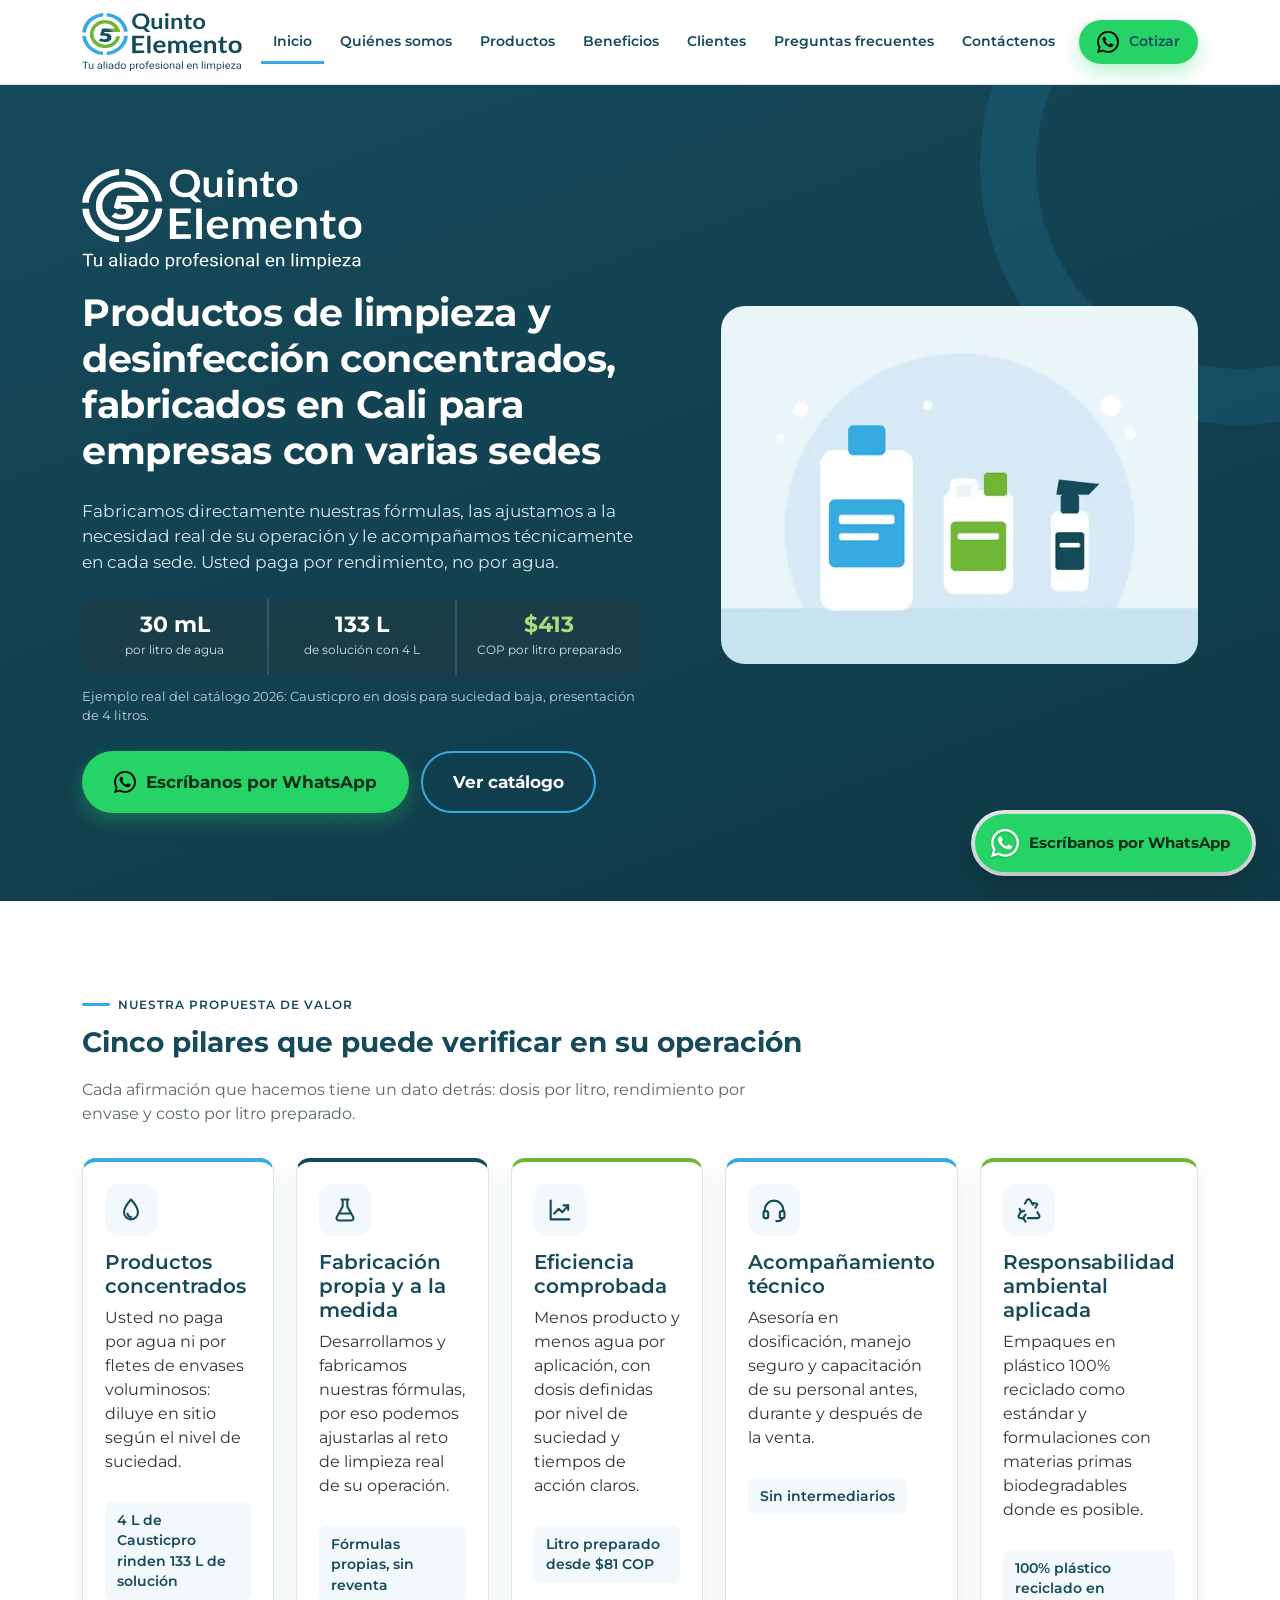
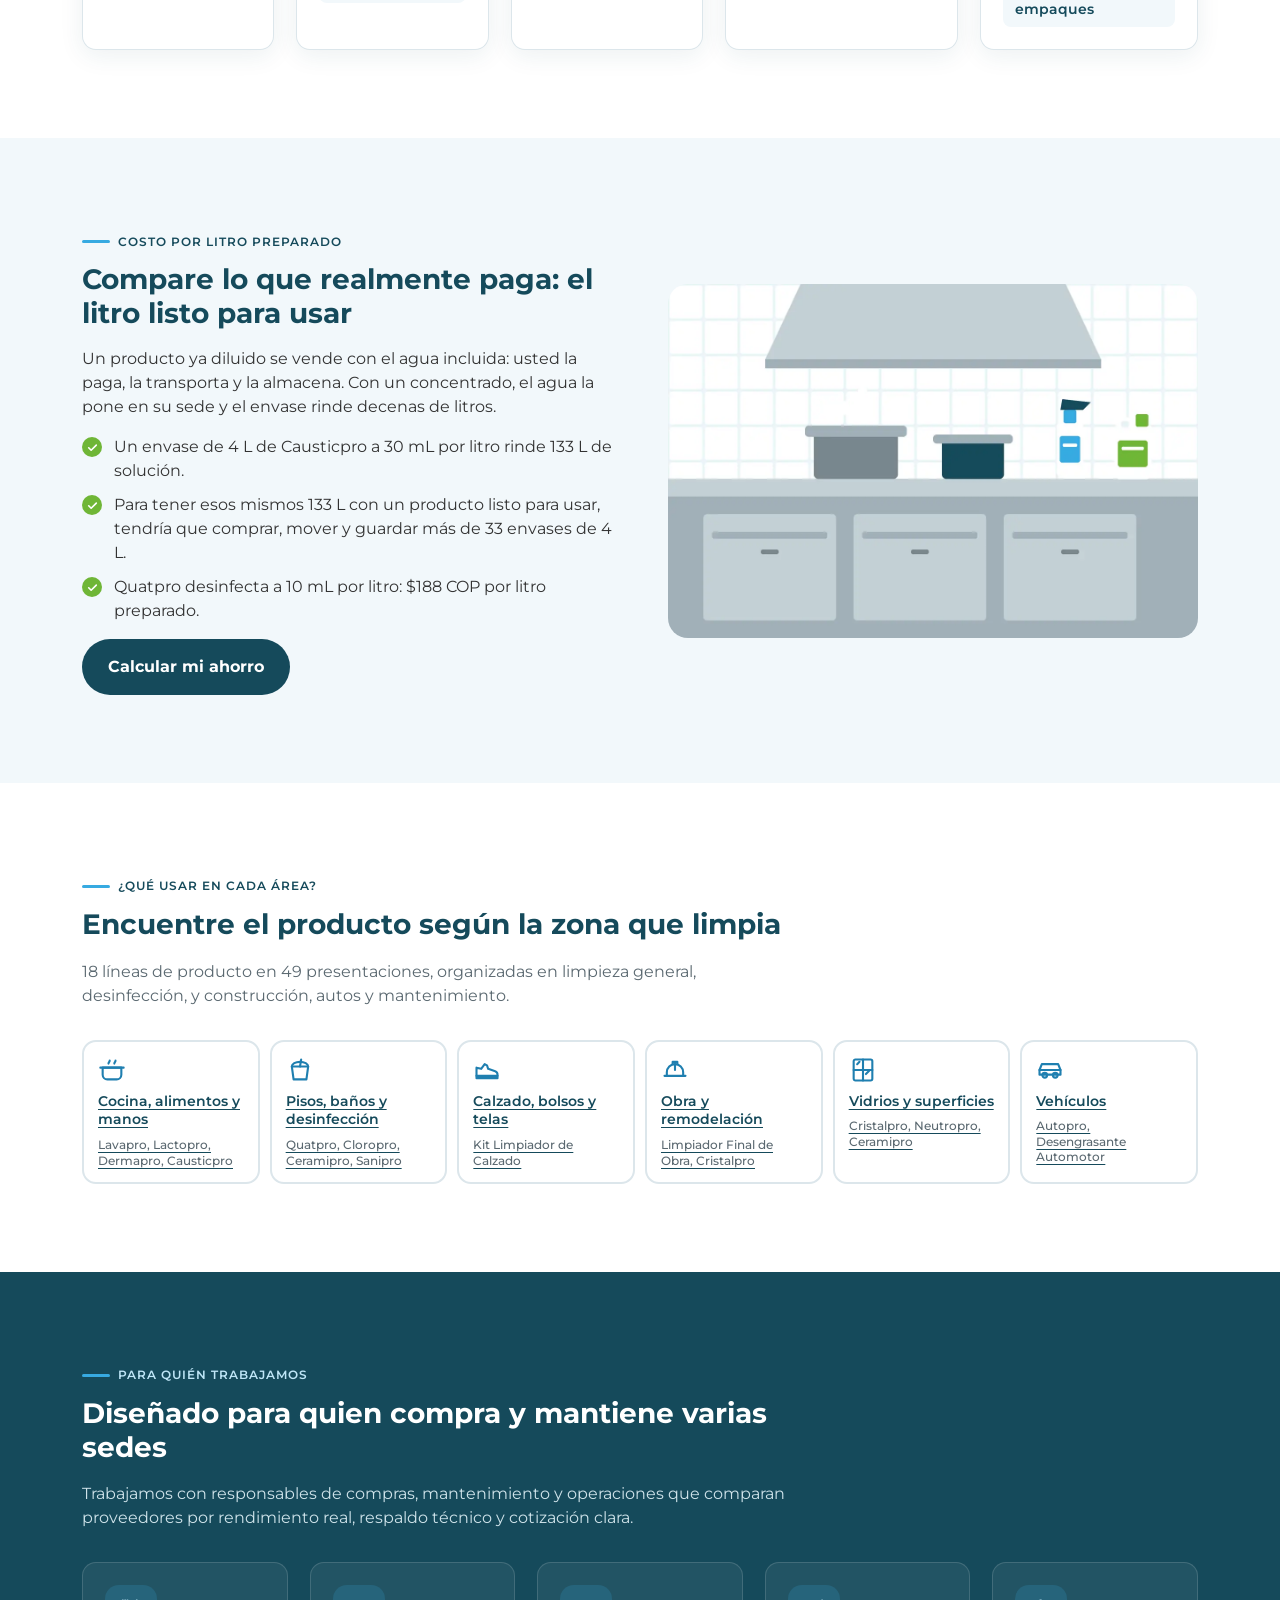
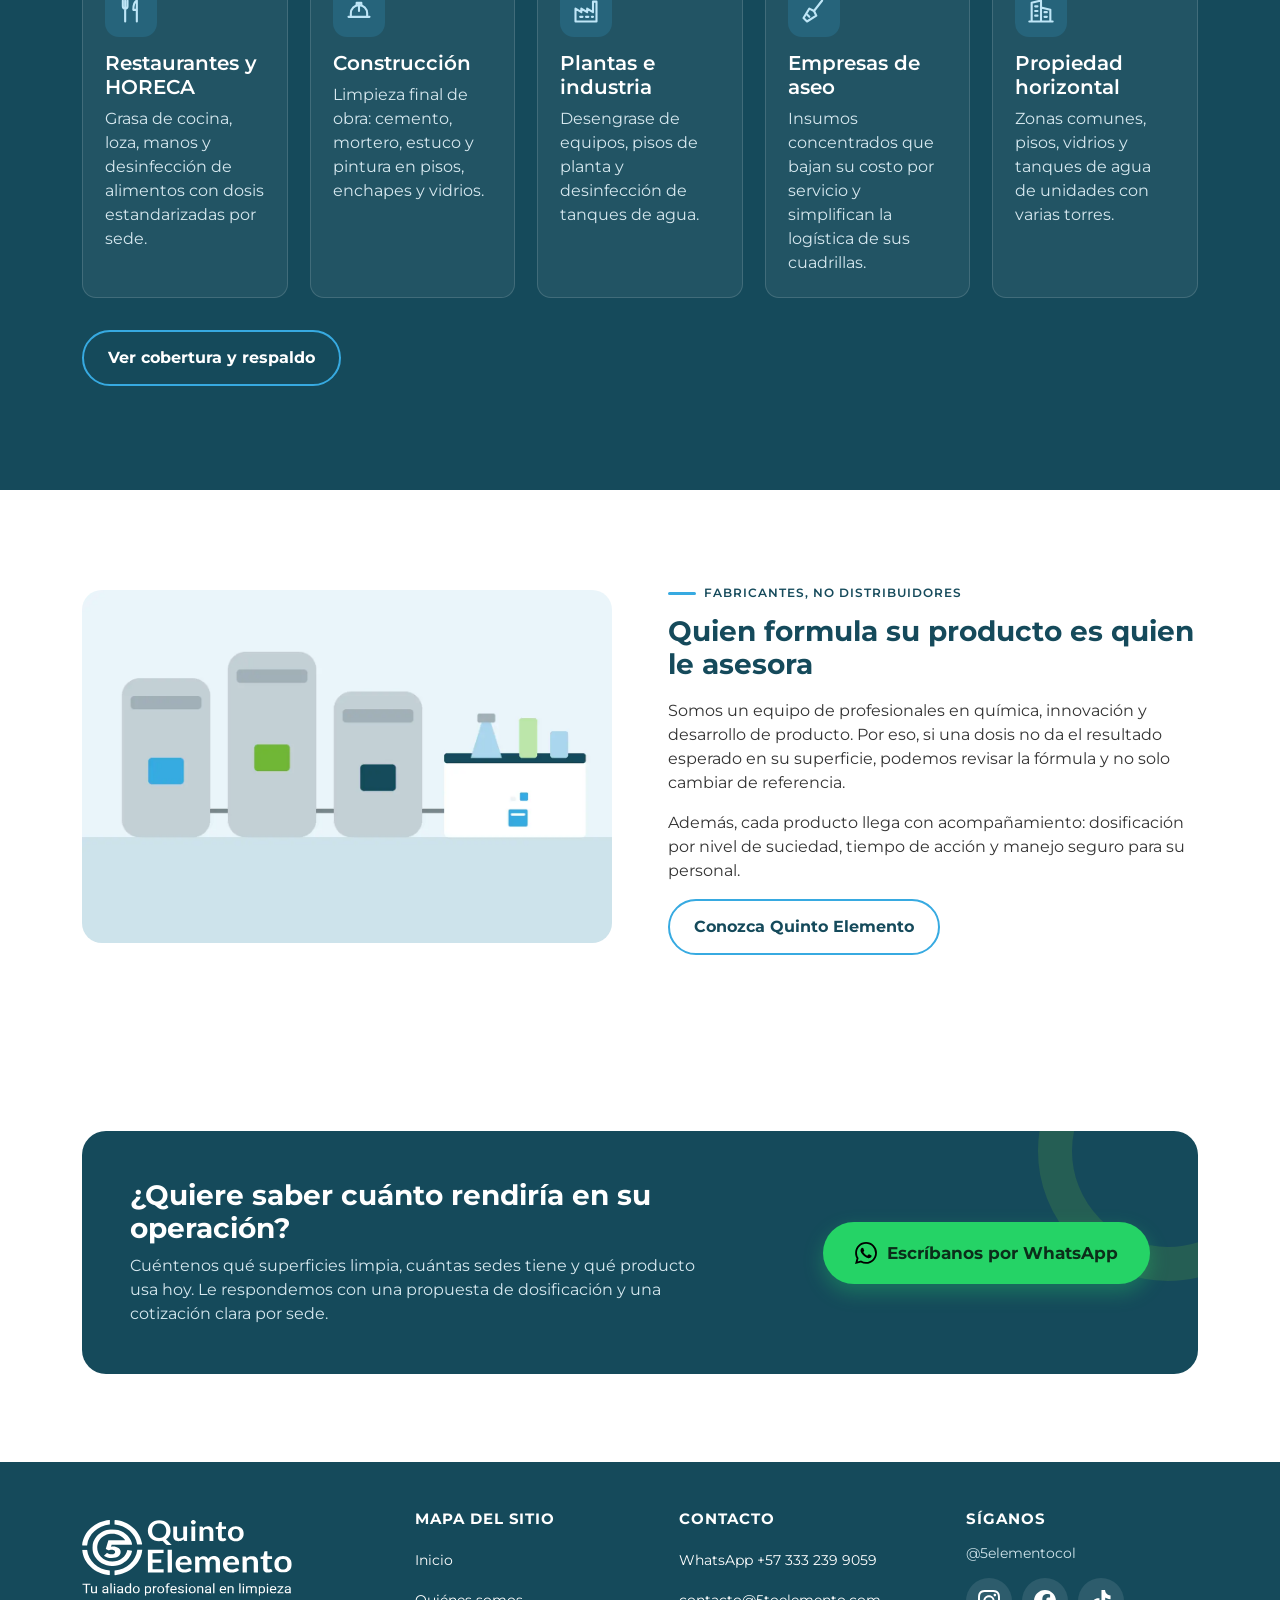
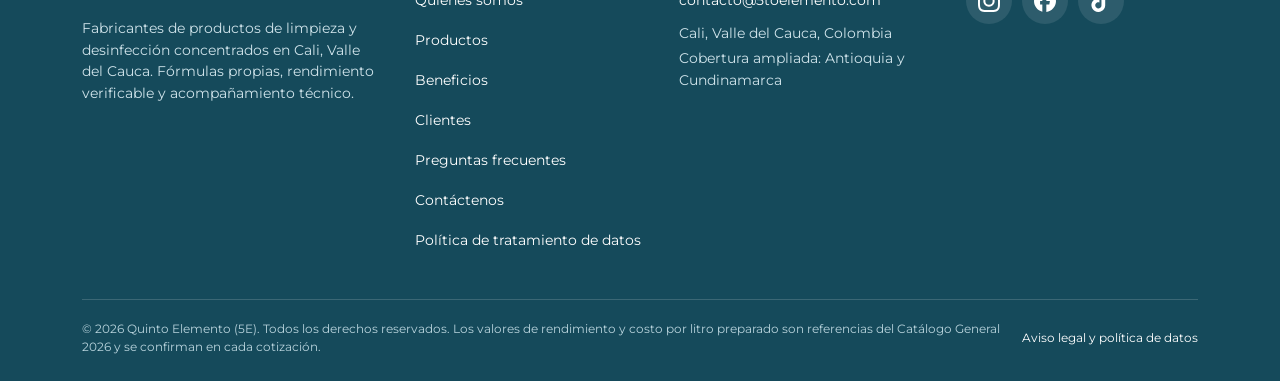
<file: index.html>
<!DOCTYPE html>
<html lang="es-CO">
<head>
<meta charset="utf-8">
<meta name="viewport" content="width=device-width, initial-scale=1">
<title>Quinto Elemento | Fabricante de productos de limpieza concentrados en Cali</title>
<meta name="description" content="Fabricante caleño de productos de limpieza y desinfección concentrados para empresas con varias sedes. Fórmulas a la medida, costo por litro preparado desde $81 y acompañamiento técnico.">
<link rel="canonical" href="https://www.5elementocol.com/">
<meta name="theme-color" content="#154A5B">
<meta property="og:type" content="website">
<meta property="og:locale" content="es_CO">
<meta property="og:site_name" content="Quinto Elemento">
<meta property="og:title" content="Quinto Elemento | Fabricante de productos de limpieza concentrados en Cali">
<meta property="og:description" content="Fabricante caleño de productos de limpieza y desinfección concentrados para empresas con varias sedes. Fórmulas a la medida, costo por litro preparado desde $81 y acompañamiento técnico.">
<meta property="og:url" content="https://www.5elementocol.com/">
<meta property="og:image" content="https://www.5elementocol.com/assets/img/fotos/hero-envases.webp">
<link rel="icon" href="favicon.ico" sizes="32x32">
<link rel="icon" href="favicon.svg" type="image/svg+xml">
<link rel="icon" type="image/png" sizes="16x16" href="favicon-16x16.png">
<link rel="icon" type="image/png" sizes="32x32" href="favicon-32x32.png">
<link rel="apple-touch-icon" sizes="180x180" href="apple-touch-icon.png">
<link rel="manifest" href="site.webmanifest">
<link rel="preload" href="assets/fonts/montserrat-latin.woff2" as="font" type="font/woff2" crossorigin>
<link rel="stylesheet" href="assets/css/styles.css">
<script type="application/ld+json">{"@context": "https://schema.org", "@type": "LocalBusiness", "name": "Quinto Elemento", "alternateName": "5E", "description": "Fabricante de productos de limpieza y desinfección concentrados en Cali, Valle del Cauca.", "url": "https://www.5elementocol.com", "logo": "https://www.5elementocol.com/assets/img/logo/logo-quinto-elemento-color.svg", "image": "https://www.5elementocol.com/assets/img/fotos/hero-envases.webp", "email": "contacto@5toelemento.com", "telephone": "+57 333 239 9059", "slogan": "Tu aliado profesional en limpieza", "address": {"@type": "PostalAddress", "addressLocality": "Cali", "addressRegion": "Valle del Cauca", "addressCountry": "CO"}, "areaServed": ["Valle del Cauca", "Antioquia", "Cundinamarca"], "sameAs": ["https://www.instagram.com/5elementocol/", "https://www.facebook.com/5elementocol", "https://www.tiktok.com/@5elementocol"]}</script>
</head>
<body>
<a class="skip-link" href="#contenido">Saltar al contenido</a>
<header class="site-header">
  <div class="container">
    <!-- Logotipo a color sobre fondo blanco. No deformar, rotar, recolorear ni agregar efectos. -->
    <a class="logo-link" href="index.html" aria-label="Quinto Elemento, ir al inicio">
      <img src="assets/img/logo/logo-quinto-elemento-color.svg" width="133" height="48" alt="Quinto Elemento. Tu aliado profesional en limpieza">
    </a>
    <button class="menu-toggle" type="button" aria-expanded="false" aria-controls="nav-principal">
      <span class="barras" aria-hidden="true"></span><span>Menú</span>
    </button>
    <nav id="nav-principal" class="nav-principal" aria-label="Navegación principal">
      <ul>
        <li><a href="index.html" aria-current="page">Inicio</a></li>
        <li><a href="quienes-somos.html">Quiénes somos</a></li>
        <li><a href="productos.html">Productos</a></li>
        <li><a href="beneficios.html">Beneficios</a></li>
        <li><a href="clientes.html">Clientes</a></li>
        <li><a href="preguntas-frecuentes.html">Preguntas frecuentes</a></li>
        <li><a href="contacto.html">Contáctenos</a></li>
        <li><a class="btn btn--whatsapp nav-cta" href="https://wa.me/573332399059" target="_blank" rel="noopener"><svg viewBox="0 0 24 24" aria-hidden="true" focusable="false"><path d="M17.472 14.382c-.297-.149-1.758-.867-2.03-.967-.273-.099-.471-.148-.67.15-.197.297-.767.966-.94 1.164-.173.199-.347.223-.644.075-.297-.15-1.255-.463-2.39-1.475-.883-.788-1.48-1.761-1.653-2.059-.173-.297-.018-.458.13-.606.134-.133.298-.347.446-.52.149-.174.198-.298.298-.497.099-.198.05-.371-.025-.52-.075-.149-.669-1.612-.916-2.207-.242-.579-.487-.5-.669-.51-.173-.008-.371-.01-.57-.01-.198 0-.52.074-.792.372-.272.297-1.04 1.016-1.04 2.479 0 1.462 1.065 2.875 1.213 3.074.149.198 2.096 3.2 5.077 4.487.709.306 1.262.489 1.694.625.712.227 1.36.195 1.871.118.571-.085 1.758-.719 2.006-1.413.248-.694.248-1.289.173-1.413-.074-.124-.272-.198-.57-.347m-5.421 7.403h-.004a9.87 9.87 0 01-5.031-1.378l-.361-.214-3.741.982.998-3.648-.235-.374a9.86 9.86 0 01-1.51-5.26c.001-5.45 4.436-9.884 9.888-9.884 2.64 0 5.122 1.03 6.988 2.898a9.825 9.825 0 012.893 6.994c-.003 5.45-4.437 9.884-9.885 9.884m8.413-18.297A11.815 11.815 0 0012.05 0C5.495 0 .16 5.335.157 11.892c0 2.096.547 4.142 1.588 5.945L.057 24l6.305-1.654a11.882 11.882 0 005.683 1.448h.005c6.554 0 11.89-5.335 11.893-11.893a11.821 11.821 0 00-3.48-8.413Z"/></svg><span>Cotizar</span></a></li>
      </ul>
    </nav>
  </div>
</header>

<main id="contenido">
<section class="hero">
  <div class="container">
    <div>
      <!-- Logotipo en versión negativa (blanca) sobre fondo azul oscuro -->
      <img class="hero-logo" src="assets/img/logo/logo-quinto-elemento-negativo.svg" width="280" height="101" alt="Quinto Elemento" fetchpriority="high">
      <h1>Productos de limpieza y desinfección concentrados, fabricados en Cali para empresas con varias sedes</h1>
      <p class="lead">Fabricamos directamente nuestras fórmulas, las ajustamos a la necesidad real de su operación y le acompañamos técnicamente en cada sede. Usted paga por rendimiento, no por agua.</p>
      <div class="dato-rendimiento" role="group" aria-label="Ejemplo de rendimiento con Causticpro">
        <div><strong>30 mL</strong><span>por litro de agua</span></div>
        <div><strong>133 L</strong><span>de solución con 4 L</span></div>
        <div class="verde"><strong>$413</strong><span>COP por litro preparado</span></div>
      </div>
      <p class="dato-pie">Ejemplo real del catálogo 2026: Causticpro en dosis para suciedad baja, presentación de 4 litros.</p>
      <div class="cta-grupo">
        <a class="btn btn--whatsapp btn--grande" href="https://wa.me/573332399059" target="_blank" rel="noopener"><svg viewBox="0 0 24 24" aria-hidden="true" focusable="false"><path d="M17.472 14.382c-.297-.149-1.758-.867-2.03-.967-.273-.099-.471-.148-.67.15-.197.297-.767.966-.94 1.164-.173.199-.347.223-.644.075-.297-.15-1.255-.463-2.39-1.475-.883-.788-1.48-1.761-1.653-2.059-.173-.297-.018-.458.13-.606.134-.133.298-.347.446-.52.149-.174.198-.298.298-.497.099-.198.05-.371-.025-.52-.075-.149-.669-1.612-.916-2.207-.242-.579-.487-.5-.669-.51-.173-.008-.371-.01-.57-.01-.198 0-.52.074-.792.372-.272.297-1.04 1.016-1.04 2.479 0 1.462 1.065 2.875 1.213 3.074.149.198 2.096 3.2 5.077 4.487.709.306 1.262.489 1.694.625.712.227 1.36.195 1.871.118.571-.085 1.758-.719 2.006-1.413.248-.694.248-1.289.173-1.413-.074-.124-.272-.198-.57-.347m-5.421 7.403h-.004a9.87 9.87 0 01-5.031-1.378l-.361-.214-3.741.982.998-3.648-.235-.374a9.86 9.86 0 01-1.51-5.26c.001-5.45 4.436-9.884 9.888-9.884 2.64 0 5.122 1.03 6.988 2.898a9.825 9.825 0 012.893 6.994c-.003 5.45-4.437 9.884-9.885 9.884m8.413-18.297A11.815 11.815 0 0012.05 0C5.495 0 .16 5.335.157 11.892c0 2.096.547 4.142 1.588 5.945L.057 24l6.305-1.654a11.882 11.882 0 005.683 1.448h.005c6.554 0 11.89-5.335 11.893-11.893a11.821 11.821 0 00-3.48-8.413Z"/></svg><span>Escríbanos por WhatsApp</span></a>
        <a class="btn btn--secundario btn--grande" href="productos.html">Ver catálogo</a>
      </div>
    </div>
    <div class="hero-figura">
      <!-- PLACEHOLDER: reemplazar por fotografía propia de producto (envases Quinto Elemento sobre fondo blanco o de color sólido corporativo). Mantener nombre de archivo o actualizar src/srcset. -->
      <img src="assets/img/fotos/hero-envases.webp" srcset="assets/img/fotos/hero-envases-640.webp 600w, assets/img/fotos/hero-envases.webp 1200w" sizes="(min-width: 900px) 45vw, 100vw" width="1200" height="900" alt="Envases de productos de limpieza concentrados en presentaciones de 4 y 20 litros" loading="eager" fetchpriority="high" decoding="async">
    </div>
  </div>
</section>

<section class="section">
  <div class="container">
    <div class="section-head">
      <span class="eyebrow">Nuestra propuesta de valor</span>
      <h2>Cinco pilares que puede verificar en su operación</h2>
      <p>Cada afirmación que hacemos tiene un dato detrás: dosis por litro, rendimiento por envase y costo por litro preparado.</p>
    </div>
    <div class="grid grid--5"><article class="card pilar"><div class="icono" aria-hidden="true"><svg viewBox="0 0 24 24"><path d="M12 3s-6 6.6-6 11a6 6 0 0 0 12 0c0-4.4-6-11-6-11z"/><path d="M9 15a3 3 0 0 0 3 3"/></svg></div><h3>Productos concentrados</h3><p>Usted no paga por agua ni por fletes de envases voluminosos: diluye en sitio según el nivel de suciedad.</p><span class="dato-card">4 L de Causticpro rinden 133 L de solución</span></article><article class="card pilar"><div class="icono" aria-hidden="true"><svg viewBox="0 0 24 24"><path d="M9 3h6M10 3v6l-5 9a2 2 0 0 0 1.7 3h10.6a2 2 0 0 0 1.7-3l-5-9V3"/><path d="M7.5 15h9"/></svg></div><h3>Fabricación propia y a la medida</h3><p>Desarrollamos y fabricamos nuestras fórmulas, por eso podemos ajustarlas al reto de limpieza real de su operación.</p><span class="dato-card">Fórmulas propias, sin reventa</span></article><article class="card pilar"><div class="icono" aria-hidden="true"><svg viewBox="0 0 24 24"><path d="M4 20V4M4 20h16"/><path d="M7 15l4-4 3 3 5-6"/><path d="M15 8h4v4"/></svg></div><h3>Eficiencia comprobada</h3><p>Menos producto y menos agua por aplicación, con dosis definidas por nivel de suciedad y tiempos de acción claros.</p><span class="dato-card">Litro preparado desde $81 COP</span></article><article class="card pilar"><div class="icono" aria-hidden="true"><svg viewBox="0 0 24 24"><path d="M4 13v-1a8 8 0 0 1 16 0v1"/><rect x="3" y="13" width="4" height="6" rx="1.5"/><rect x="17" y="13" width="4" height="6" rx="1.5"/><path d="M19 19c0 1.5-2 2.5-5 2.5"/></svg></div><h3>Acompañamiento técnico</h3><p>Asesoría en dosificación, manejo seguro y capacitación de su personal antes, durante y después de la venta.</p><span class="dato-card">Sin intermediarios</span></article><article class="card pilar"><div class="icono" aria-hidden="true"><svg viewBox="0 0 24 24"><path d="M7 19H4.5a1.5 1.5 0 0 1-1.3-2.2L5 13.6"/><path d="M11 19h8.5a1.5 1.5 0 0 0 1.3-2.2l-1.6-2.9"/><path d="M8.5 6.5l1.8-3a1.5 1.5 0 0 1 2.6 0l2.4 4"/><path d="M9 16l-2 3 2 3M17.5 10l1.7-3.1L15.8 6M4 11l1 2.6 3-.9"/></svg></div><h3>Responsabilidad ambiental aplicada</h3><p>Empaques en plástico 100% reciclado como estándar y formulaciones con materias primas biodegradables donde es posible.</p><span class="dato-card">100% plástico reciclado en empaques</span></article></div>
  </div>
</section>

<section class="section section--suave">
  <div class="container split">
    <div>
      <span class="eyebrow">Costo por litro preparado</span>
      <h2>Compare lo que realmente paga: el litro listo para usar</h2>
      <p>Un producto ya diluido se vende con el agua incluida: usted la paga, la transporta y la almacena. Con un concentrado, el agua la pone en su sede y el envase rinde decenas de litros.</p>
      <ul class="lista-check">
        <li>Un envase de 4 L de Causticpro a 30 mL por litro rinde 133 L de solución.</li>
        <li>Para tener esos mismos 133 L con un producto listo para usar, tendría que comprar, mover y guardar más de 33 envases de 4 L.</li>
        <li>Quatpro desinfecta a 10 mL por litro: $188 COP por litro preparado.</li>
      </ul>
      <a class="btn btn--primario" href="beneficios.html#calculadora">Calcular mi ahorro</a>
    </div>
    <div class="split-img">
      <!-- PLACEHOLDER: reemplazar por foto propia de aplicación en contexto real (cocina industrial de un cliente, sin personas identificables ni marcas de terceros). -->
      <img src="assets/img/fotos/escena-cocina-industrial.webp" srcset="assets/img/fotos/escena-cocina-industrial-640.webp 600w, assets/img/fotos/escena-cocina-industrial.webp 1200w" sizes="(min-width: 900px) 50vw, 100vw" width="1200" height="800" alt="Cocina industrial con superficies de acero inoxidable limpias" loading="lazy" decoding="async">
    </div>
  </div>
</section>

<section class="section">
  <div class="container">
    <div class="section-head">
      <span class="eyebrow">¿Qué usar en cada área?</span>
      <h2>Encuentre el producto según la zona que limpia</h2>
      <p>18 líneas de producto en 49 presentaciones, organizadas en limpieza general, desinfección, y construcción, autos y mantenimiento.</p>
    </div>
    <div class="areas">
      <a class="area-btn" href="productos.html?area=cocina"><svg viewBox="0 0 24 24" aria-hidden="true" focusable="false"><path d="M4 10h16v6a4 4 0 0 1-4 4H8a4 4 0 0 1-4-4z"/><path d="M2 10h20M9 6.5c0-1 1-1.5 1-2.5M14 6.5c0-1 1-1.5 1-2.5"/></svg><span>Cocina, alimentos y manos</span><small>Lavapro, Lactopro, Dermapro, Causticpro</small></a><a class="area-btn" href="productos.html?area=pisos"><svg viewBox="0 0 24 24" aria-hidden="true" focusable="false"><path d="M5 9h14l-1.5 11h-11z"/><path d="M5 9a7 4 0 0 1 14 0"/><path d="M13 3l-1 6"/></svg><span>Pisos, baños y desinfección</span><small>Quatpro, Cloropro, Ceramipro, Sanipro</small></a><a class="area-btn" href="productos.html?area=calzado"><svg viewBox="0 0 24 24" aria-hidden="true" focusable="false"><path d="M3 17v-7l4 1 3-4 2 1 1 3 6 2a3 3 0 0 1 2 3v1z"/><path d="M3 17v2h18v-2"/></svg><span>Calzado, bolsos y telas</span><small>Kit Limpiador de Calzado</small></a><a class="area-btn" href="productos.html?area=obra"><svg viewBox="0 0 24 24" aria-hidden="true" focusable="false"><path d="M3 17h18M5 17v-3a7 7 0 0 1 14 0v3"/><path d="M10 7V5h4v2M12 7v5"/></svg><span>Obra y remodelación</span><small>Limpiador Final de Obra, Cristalpro</small></a><a class="area-btn" href="productos.html?area=vidrios"><svg viewBox="0 0 24 24" aria-hidden="true" focusable="false"><rect x="4" y="3" width="16" height="18" rx="1.5"/><path d="M12 3v18M4 12h16"/><path d="M7 7l2-2M14.5 15.5l3-3"/></svg><span>Vidrios y superficies</span><small>Cristalpro, Neutropro, Ceramipro</small></a><a class="area-btn" href="productos.html?area=vehiculos"><svg viewBox="0 0 24 24" aria-hidden="true" focusable="false"><path d="M3 16v-4l2-5h14l2 5v4z"/><path d="M3 12h18"/><circle cx="7.5" cy="16.5" r="2"/><circle cx="16.5" cy="16.5" r="2"/></svg><span>Vehículos</span><small>Autopro, Desengrasante Automotor</small></a>
    </div>
  </div>
</section>

<section class="section section--oscura">
  <div class="container">
    <div class="section-head">
      <span class="eyebrow">Para quién trabajamos</span>
      <h2>Diseñado para quien compra y mantiene varias sedes</h2>
      <p>Trabajamos con responsables de compras, mantenimiento y operaciones que comparan proveedores por rendimiento real, respaldo técnico y cotización clara.</p>
    </div>
    <div class="grid grid--5">
      <article class="card"><div class="icono" aria-hidden="true"><svg viewBox="0 0 24 24"><path d="M7 3v8M5 3v5a2 2 0 0 0 4 0V3M7 11v10"/><path d="M17 21V3c-2 1-3 4-3 8h3"/></svg></div><h3>Restaurantes y HORECA</h3><p>Grasa de cocina, loza, manos y desinfección de alimentos con dosis estandarizadas por sede.</p></article>
      <article class="card"><div class="icono" aria-hidden="true"><svg viewBox="0 0 24 24"><path d="M3 17h18M5 17v-3a7 7 0 0 1 14 0v3"/><path d="M10 7V5h4v2M12 7v5"/></svg></div><h3>Construcción</h3><p>Limpieza final de obra: cemento, mortero, estuco y pintura en pisos, enchapes y vidrios.</p></article>
      <article class="card"><div class="icono" aria-hidden="true"><svg viewBox="0 0 24 24"><path d="M3 21V10l5 3V10l5 3V10l5 3V4h3v17z"/><path d="M7 17h2M12 17h2M17 17h1"/></svg></div><h3>Plantas e industria</h3><p>Desengrase de equipos, pisos de planta y desinfección de tanques de agua.</p></article>
      <article class="card"><div class="icono" aria-hidden="true"><svg viewBox="0 0 24 24"><path d="M19 3l-7 9"/><path d="M12 12l-4-2-5 8 3 3 8-5z"/><path d="M6 15l2 2"/></svg></div><h3>Empresas de aseo</h3><p>Insumos concentrados que bajan su costo por servicio y simplifican la logística de sus cuadrillas.</p></article>
      <article class="card"><div class="icono" aria-hidden="true"><svg viewBox="0 0 24 24"><path d="M4 21V5l8-2v18M12 21V9l8 2v10M2 21h20"/><path d="M7 8h2M7 12h2M7 16h2M15 13h2M15 17h2"/></svg></div><h3>Propiedad horizontal</h3><p>Zonas comunes, pisos, vidrios y tanques de agua de unidades con varias torres.</p></article>
    </div>
    <p class="mt-2"><a class="btn btn--secundario" href="clientes.html">Ver cobertura y respaldo</a></p>
  </div>
</section>

<section class="section">
  <div class="container split split--invertido">
    <div>
      <span class="eyebrow">Fabricantes, no distribuidores</span>
      <h2>Quien formula su producto es quien le asesora</h2>
      <p>Somos un equipo de profesionales en química, innovación y desarrollo de producto. Por eso, si una dosis no da el resultado esperado en su superficie, podemos revisar la fórmula y no solo cambiar de referencia.</p>
      <p>Además, cada producto llega con acompañamiento: dosificación por nivel de suciedad, tiempo de acción y manejo seguro para su personal.</p>
      <a class="btn btn--secundario" href="quienes-somos.html">Conozca Quinto Elemento</a>
    </div>
    <div class="split-img">
      <!-- PLACEHOLDER: reemplazar por foto propia del área de fabricación o laboratorio de Quinto Elemento (sin personas identificables). -->
      <img src="assets/img/fotos/escena-fabricacion.webp" srcset="assets/img/fotos/escena-fabricacion-640.webp 600w, assets/img/fotos/escena-fabricacion.webp 1200w" sizes="(min-width: 900px) 50vw, 100vw" width="1200" height="800" alt="Área de fabricación con tanques de mezcla y laboratorio de control" loading="lazy" decoding="async">
    </div>
  </div>
</section>

<section class="section">
  <div class="container">
    <div class="cta-banda">
      <div>
        <h2>¿Quiere saber cuánto rendiría en su operación?</h2>
        <p>Cuéntenos qué superficies limpia, cuántas sedes tiene y qué producto usa hoy. Le respondemos con una propuesta de dosificación y una cotización clara por sede.</p>
      </div>
      <div class="cta-grupo">
        <a class="btn btn--whatsapp btn--grande" href="https://wa.me/573332399059" target="_blank" rel="noopener"><svg viewBox="0 0 24 24" aria-hidden="true" focusable="false"><path d="M17.472 14.382c-.297-.149-1.758-.867-2.03-.967-.273-.099-.471-.148-.67.15-.197.297-.767.966-.94 1.164-.173.199-.347.223-.644.075-.297-.15-1.255-.463-2.39-1.475-.883-.788-1.48-1.761-1.653-2.059-.173-.297-.018-.458.13-.606.134-.133.298-.347.446-.52.149-.174.198-.298.298-.497.099-.198.05-.371-.025-.52-.075-.149-.669-1.612-.916-2.207-.242-.579-.487-.5-.669-.51-.173-.008-.371-.01-.57-.01-.198 0-.52.074-.792.372-.272.297-1.04 1.016-1.04 2.479 0 1.462 1.065 2.875 1.213 3.074.149.198 2.096 3.2 5.077 4.487.709.306 1.262.489 1.694.625.712.227 1.36.195 1.871.118.571-.085 1.758-.719 2.006-1.413.248-.694.248-1.289.173-1.413-.074-.124-.272-.198-.57-.347m-5.421 7.403h-.004a9.87 9.87 0 01-5.031-1.378l-.361-.214-3.741.982.998-3.648-.235-.374a9.86 9.86 0 01-1.51-5.26c.001-5.45 4.436-9.884 9.888-9.884 2.64 0 5.122 1.03 6.988 2.898a9.825 9.825 0 012.893 6.994c-.003 5.45-4.437 9.884-9.885 9.884m8.413-18.297A11.815 11.815 0 0012.05 0C5.495 0 .16 5.335.157 11.892c0 2.096.547 4.142 1.588 5.945L.057 24l6.305-1.654a11.882 11.882 0 005.683 1.448h.005c6.554 0 11.89-5.335 11.893-11.893a11.821 11.821 0 00-3.48-8.413Z"/></svg><span>Escríbanos por WhatsApp</span></a>
      </div>
    </div>
  </div>
</section>
</main>

<footer class="site-footer">
  <div class="container">
    <div class="footer-grid">
      <div>
        <!-- Logotipo en versión negativa (blanca) sobre azul oscuro corporativo -->
        <img class="footer-logo" src="assets/img/logo/logo-quinto-elemento-negativo.svg" width="210" height="76" alt="Quinto Elemento. Tu aliado profesional en limpieza" loading="lazy">
        <p>Fabricantes de productos de limpieza y desinfección concentrados en Cali, Valle del Cauca. Fórmulas propias, rendimiento verificable y acompañamiento técnico.</p>
      </div>
      <div>
        <h2>Mapa del sitio</h2>
        <ul>
          <li><a href="index.html">Inicio</a></li><li><a href="quienes-somos.html">Quiénes somos</a></li><li><a href="productos.html">Productos</a></li><li><a href="beneficios.html">Beneficios</a></li><li><a href="clientes.html">Clientes</a></li><li><a href="preguntas-frecuentes.html">Preguntas frecuentes</a></li><li><a href="contacto.html">Contáctenos</a></li>
          <li><a href="politica-de-datos.html">Política de tratamiento de datos</a></li>
        </ul>
      </div>
      <div>
        <h2>Contacto</h2>
        <ul>
          <li><a href="https://wa.me/573332399059" target="_blank" rel="noopener">WhatsApp +57 333 239 9059</a></li>
          <li><a href="mailto:contacto@5toelemento.com">contacto@5toelemento.com</a></li>
          <li>Cali, Valle del Cauca, Colombia</li>
          <li>Cobertura ampliada: Antioquia y Cundinamarca</li>
        </ul>
      </div>
      <div>
        <h2>Síganos</h2>
        <p class="mb-0">@5elementocol</p>
        <div class="footer-redes">
          <a href="https://www.instagram.com/5elementocol/" target="_blank" rel="noopener" aria-label="Instagram de Quinto Elemento (@5elementocol)"><svg viewBox="0 0 24 24" aria-hidden="true" focusable="false"><path d="M7.0301.084c-1.2768.0602-2.1487.264-2.911.5634-.7888.3075-1.4575.72-2.1228 1.3877-.6652.6677-1.075 1.3368-1.3802 2.127-.2954.7638-.4956 1.6365-.552 2.914-.0564 1.2775-.0689 1.6882-.0626 4.947.0062 3.2586.0206 3.6671.0825 4.9473.061 1.2765.264 2.1482.5635 2.9107.308.7889.72 1.4573 1.388 2.1228.6679.6655 1.3365 1.0743 2.1285 1.38.7632.295 1.6361.4961 2.9134.552 1.2773.056 1.6884.069 4.9462.0627 3.2578-.0062 3.668-.0207 4.9478-.0814 1.28-.0607 2.147-.2652 2.9098-.5633.7889-.3086 1.4578-.72 2.1228-1.3881.665-.6682 1.0745-1.3378 1.3795-2.1284.2957-.7632.4966-1.636.552-2.9124.056-1.2809.0692-1.6898.063-4.948-.0063-3.2583-.021-3.6668-.0817-4.9465-.0607-1.2797-.264-2.1487-.5633-2.9117-.3084-.7889-.72-1.4568-1.3876-2.1228C21.2982 1.33 20.628.9208 19.8378.6165 19.074.321 18.2017.1197 16.9244.0645 15.6471.0093 15.236-.005 11.977.0014 8.718.0076 8.31.0215 7.0301.0839m.1402 21.6932c-1.17-.0509-1.8053-.2453-2.2287-.408-.5606-.216-.96-.4771-1.3819-.895-.422-.4178-.6811-.8186-.9-1.378-.1644-.4234-.3624-1.058-.4171-2.228-.0595-1.2645-.072-1.6442-.079-4.848-.007-3.2037.0053-3.583.0607-4.848.05-1.169.2456-1.805.408-2.2282.216-.5613.4762-.96.895-1.3816.4188-.4217.8184-.6814 1.3783-.9003.423-.1651 1.0575-.3614 2.227-.4171 1.2655-.06 1.6447-.072 4.848-.079 3.2033-.007 3.5835.005 4.8495.0608 1.169.0508 1.8053.2445 2.228.408.5608.216.96.4754 1.3816.895.4217.4194.6816.8176.9005 1.3787.1653.4217.3617 1.056.4169 2.2263.0602 1.2655.0739 1.645.0796 4.848.0058 3.203-.0055 3.5834-.061 4.848-.051 1.17-.245 1.8055-.408 2.2294-.216.5604-.4763.96-.8954 1.3814-.419.4215-.8181.6811-1.3783.9-.4224.1649-1.0577.3617-2.2262.4174-1.2656.0595-1.6448.072-4.8493.079-3.2045.007-3.5825-.006-4.848-.0608M16.953 5.5864A1.44 1.44 0 1 0 18.39 4.144a1.44 1.44 0 0 0-1.437 1.4424M5.8385 12.012c.0067 3.4032 2.7706 6.1557 6.173 6.1493 3.4026-.0065 6.157-2.7701 6.1506-6.1733-.0065-3.4032-2.771-6.1565-6.174-6.1498-3.403.0067-6.156 2.771-6.1496 6.1738M8 12.0077a4 4 0 1 1 4.008 3.9921A3.9996 3.9996 0 0 1 8 12.0077"/></svg></a>
          <a href="https://www.facebook.com/5elementocol" target="_blank" rel="noopener" aria-label="Facebook de Quinto Elemento (5elementocol)"><svg viewBox="0 0 24 24" aria-hidden="true" focusable="false"><path d="M9.101 23.691v-7.98H6.627v-3.667h2.474v-1.58c0-4.085 1.848-5.978 5.858-5.978.401 0 .955.042 1.468.103a8.68 8.68 0 0 1 1.141.195v3.325a8.623 8.623 0 0 0-.653-.036 26.805 26.805 0 0 0-.733-.009c-.707 0-1.259.096-1.675.309a1.686 1.686 0 0 0-.679.622c-.258.42-.374.995-.374 1.752v1.297h3.919l-.386 2.103-.287 1.564h-3.246v8.245C19.396 23.238 24 18.179 24 12.044c0-6.627-5.373-12-12-12s-12 5.373-12 12c0 5.628 3.874 10.35 9.101 11.647Z"/></svg></a>
          <a href="https://www.tiktok.com/@5elementocol" target="_blank" rel="noopener" aria-label="TikTok de Quinto Elemento (@5elementocol)"><svg viewBox="0 0 24 24" aria-hidden="true" focusable="false"><path d="M12.525.02c1.31-.02 2.61-.01 3.91-.02.08 1.53.63 3.09 1.75 4.17 1.12 1.11 2.7 1.62 4.24 1.79v4.03c-1.44-.05-2.89-.35-4.2-.97-.57-.26-1.1-.59-1.62-.93-.01 2.92.01 5.84-.02 8.75-.08 1.4-.54 2.79-1.35 3.94-1.31 1.92-3.58 3.17-5.91 3.21-1.43.08-2.86-.31-4.08-1.03-2.02-1.19-3.44-3.37-3.65-5.71-.02-.5-.03-1-.01-1.49.18-1.9 1.12-3.72 2.58-4.96 1.66-1.44 3.98-2.13 6.15-1.72.02 1.48-.04 2.96-.04 4.44-.99-.32-2.15-.23-3.02.37-.63.41-1.11 1.04-1.36 1.75-.21.51-.15 1.07-.14 1.61.24 1.64 1.82 3.02 3.5 2.87 1.12-.01 2.19-.66 2.77-1.61.19-.33.4-.67.41-1.06.1-1.79.06-3.57.07-5.36.01-4.03-.01-8.05.02-12.07z"/></svg></a>
        </div>
      </div>
    </div>
    <div class="footer-legal">
      <p>© <span id="anio">2026</span> Quinto Elemento (5E). Todos los derechos reservados. Los valores de rendimiento y costo por litro preparado son referencias del Catálogo General 2026 y se confirman en cada cotización.</p>
      <p><a href="politica-de-datos.html">Aviso legal y política de datos</a></p>
    </div>
  </div>
</footer>

<!-- Botón flotante de WhatsApp: visible en TODAS las páginas (esquina inferior derecha) -->
<a class="wa-flotante" href="https://wa.me/573332399059" target="_blank" rel="noopener" aria-label="Escríbanos por WhatsApp"><svg viewBox="0 0 24 24" aria-hidden="true" focusable="false"><path d="M17.472 14.382c-.297-.149-1.758-.867-2.03-.967-.273-.099-.471-.148-.67.15-.197.297-.767.966-.94 1.164-.173.199-.347.223-.644.075-.297-.15-1.255-.463-2.39-1.475-.883-.788-1.48-1.761-1.653-2.059-.173-.297-.018-.458.13-.606.134-.133.298-.347.446-.52.149-.174.198-.298.298-.497.099-.198.05-.371-.025-.52-.075-.149-.669-1.612-.916-2.207-.242-.579-.487-.5-.669-.51-.173-.008-.371-.01-.57-.01-.198 0-.52.074-.792.372-.272.297-1.04 1.016-1.04 2.479 0 1.462 1.065 2.875 1.213 3.074.149.198 2.096 3.2 5.077 4.487.709.306 1.262.489 1.694.625.712.227 1.36.195 1.871.118.571-.085 1.758-.719 2.006-1.413.248-.694.248-1.289.173-1.413-.074-.124-.272-.198-.57-.347m-5.421 7.403h-.004a9.87 9.87 0 01-5.031-1.378l-.361-.214-3.741.982.998-3.648-.235-.374a9.86 9.86 0 01-1.51-5.26c.001-5.45 4.436-9.884 9.888-9.884 2.64 0 5.122 1.03 6.988 2.898a9.825 9.825 0 012.893 6.994c-.003 5.45-4.437 9.884-9.885 9.884m8.413-18.297A11.815 11.815 0 0012.05 0C5.495 0 .16 5.335.157 11.892c0 2.096.547 4.142 1.588 5.945L.057 24l6.305-1.654a11.882 11.882 0 005.683 1.448h.005c6.554 0 11.89-5.335 11.893-11.893a11.821 11.821 0 00-3.48-8.413Z"/></svg><span class="wa-texto">Escríbanos por WhatsApp</span></a>

<script src="assets/js/main.js" defer></script>
</body>
</html>
</file>
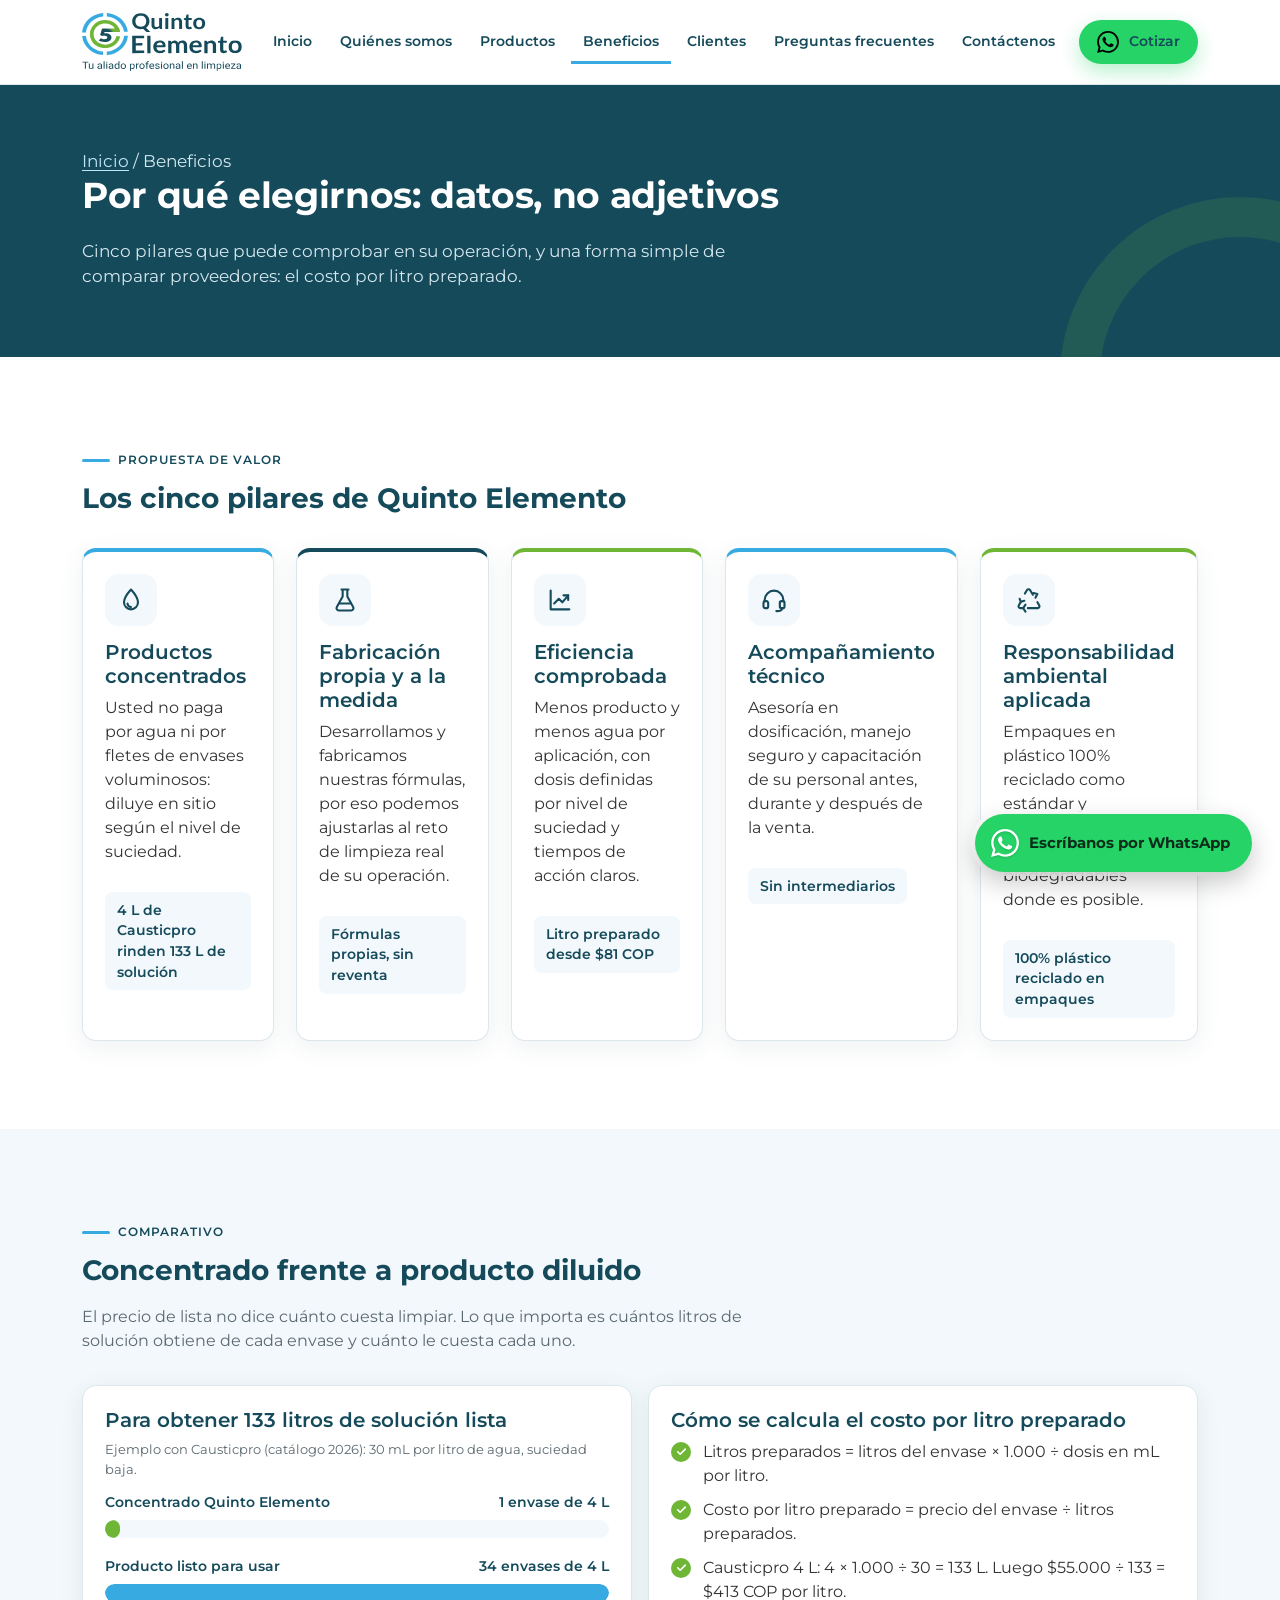
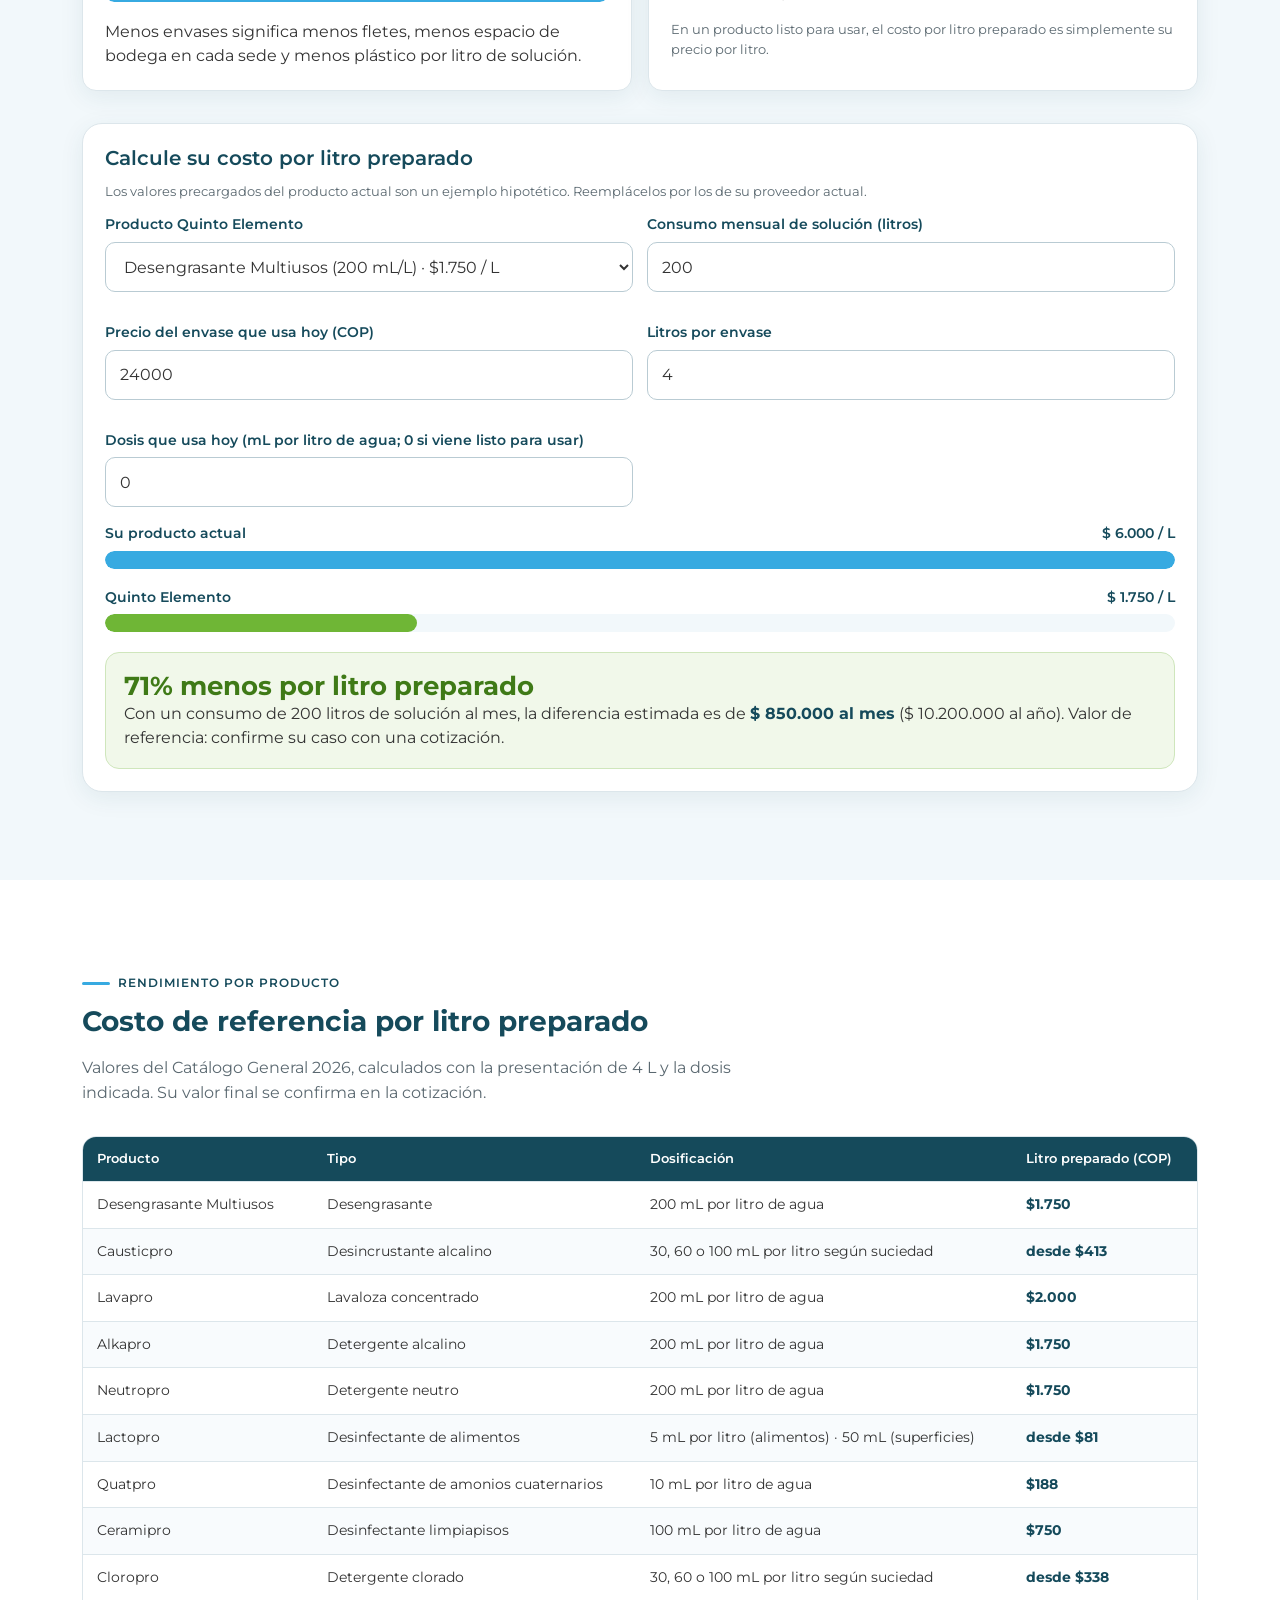
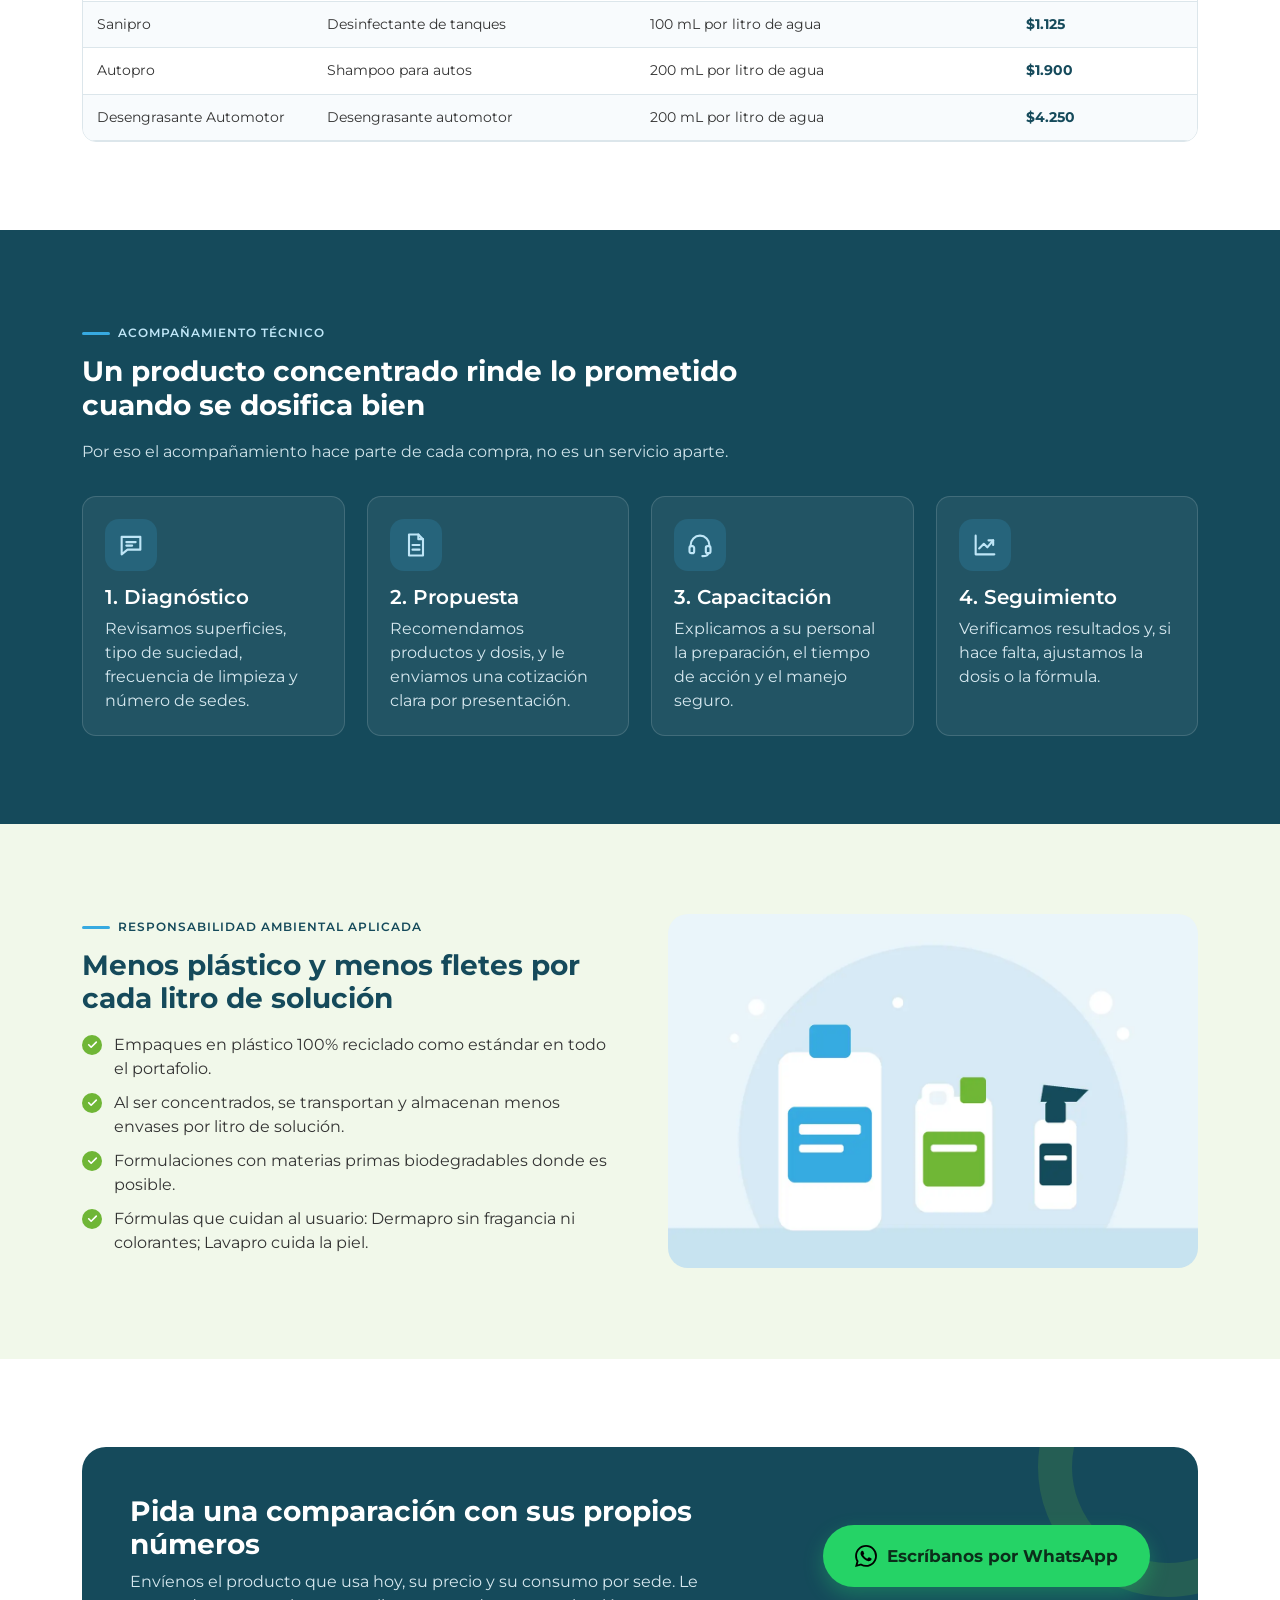
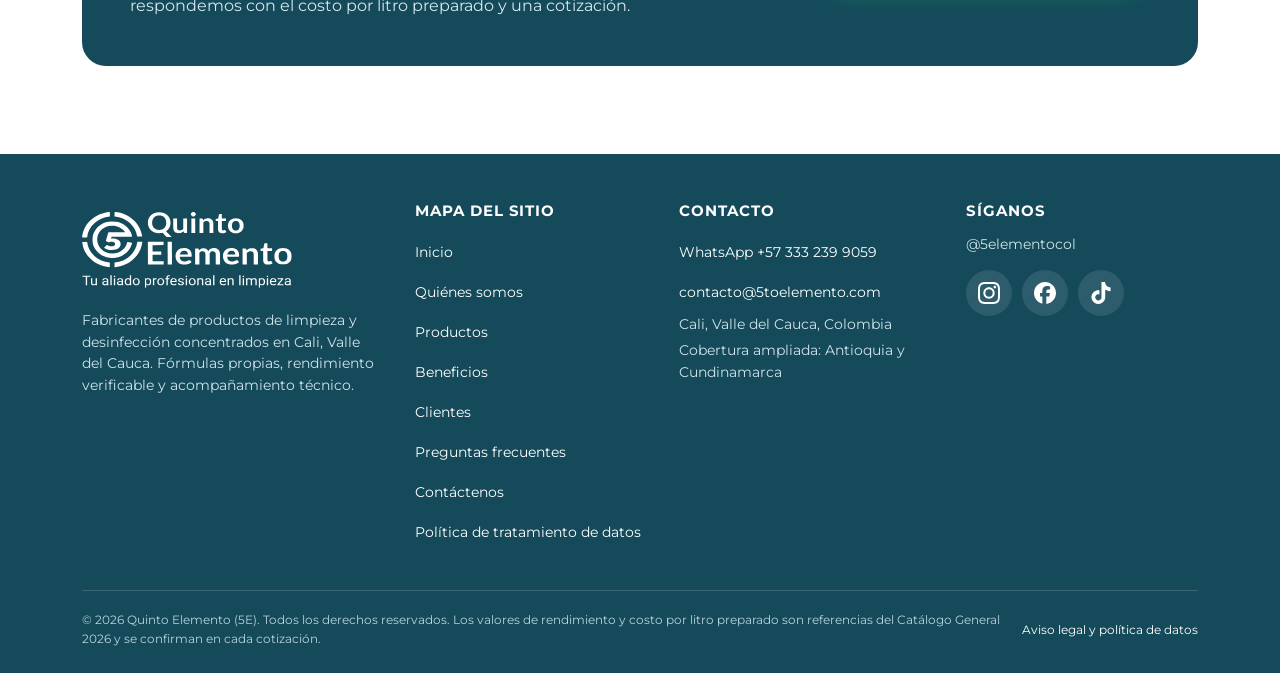
<file: beneficios.html>
<!DOCTYPE html>
<html lang="es-CO">
<head>
<meta charset="utf-8">
<meta name="viewport" content="width=device-width, initial-scale=1">
<title>Beneficios | Ahorro real con productos de limpieza concentrados | Quinto Elemento</title>
<meta name="description" content="Compare el costo por litro preparado: productos de limpieza concentrados fabricados en Cali desde $81 COP por litro listo. Calculadora de ahorro, rendimiento por producto y acompañamiento técnico.">
<link rel="canonical" href="https://www.5elementocol.com/beneficios">
<meta name="theme-color" content="#154A5B">
<meta property="og:type" content="website">
<meta property="og:locale" content="es_CO">
<meta property="og:site_name" content="Quinto Elemento">
<meta property="og:title" content="Beneficios | Ahorro real con productos de limpieza concentrados | Quinto Elemento">
<meta property="og:description" content="Compare el costo por litro preparado: productos de limpieza concentrados fabricados en Cali desde $81 COP por litro listo. Calculadora de ahorro, rendimiento por producto y acompañamiento técnico.">
<meta property="og:url" content="https://www.5elementocol.com/beneficios">
<meta property="og:image" content="https://www.5elementocol.com/assets/img/fotos/hero-envases.webp">
<link rel="icon" href="favicon.ico" sizes="32x32">
<link rel="icon" href="favicon.svg" type="image/svg+xml">
<link rel="icon" type="image/png" sizes="16x16" href="favicon-16x16.png">
<link rel="icon" type="image/png" sizes="32x32" href="favicon-32x32.png">
<link rel="apple-touch-icon" sizes="180x180" href="apple-touch-icon.png">
<link rel="manifest" href="site.webmanifest">
<link rel="preload" href="assets/fonts/montserrat-latin.woff2" as="font" type="font/woff2" crossorigin>
<link rel="stylesheet" href="assets/css/styles.css">
</head>
<body>
<a class="skip-link" href="#contenido">Saltar al contenido</a>
<header class="site-header">
  <div class="container">
    <!-- Logotipo a color sobre fondo blanco. No deformar, rotar, recolorear ni agregar efectos. -->
    <a class="logo-link" href="index.html" aria-label="Quinto Elemento, ir al inicio">
      <img src="assets/img/logo/logo-quinto-elemento-color.svg" width="133" height="48" alt="Quinto Elemento. Tu aliado profesional en limpieza">
    </a>
    <button class="menu-toggle" type="button" aria-expanded="false" aria-controls="nav-principal">
      <span class="barras" aria-hidden="true"></span><span>Menú</span>
    </button>
    <nav id="nav-principal" class="nav-principal" aria-label="Navegación principal">
      <ul>
        <li><a href="index.html">Inicio</a></li>
        <li><a href="quienes-somos.html">Quiénes somos</a></li>
        <li><a href="productos.html">Productos</a></li>
        <li><a href="beneficios.html" aria-current="page">Beneficios</a></li>
        <li><a href="clientes.html">Clientes</a></li>
        <li><a href="preguntas-frecuentes.html">Preguntas frecuentes</a></li>
        <li><a href="contacto.html">Contáctenos</a></li>
        <li><a class="btn btn--whatsapp nav-cta" href="https://wa.me/573332399059" target="_blank" rel="noopener"><svg viewBox="0 0 24 24" aria-hidden="true" focusable="false"><path d="M17.472 14.382c-.297-.149-1.758-.867-2.03-.967-.273-.099-.471-.148-.67.15-.197.297-.767.966-.94 1.164-.173.199-.347.223-.644.075-.297-.15-1.255-.463-2.39-1.475-.883-.788-1.48-1.761-1.653-2.059-.173-.297-.018-.458.13-.606.134-.133.298-.347.446-.52.149-.174.198-.298.298-.497.099-.198.05-.371-.025-.52-.075-.149-.669-1.612-.916-2.207-.242-.579-.487-.5-.669-.51-.173-.008-.371-.01-.57-.01-.198 0-.52.074-.792.372-.272.297-1.04 1.016-1.04 2.479 0 1.462 1.065 2.875 1.213 3.074.149.198 2.096 3.2 5.077 4.487.709.306 1.262.489 1.694.625.712.227 1.36.195 1.871.118.571-.085 1.758-.719 2.006-1.413.248-.694.248-1.289.173-1.413-.074-.124-.272-.198-.57-.347m-5.421 7.403h-.004a9.87 9.87 0 01-5.031-1.378l-.361-.214-3.741.982.998-3.648-.235-.374a9.86 9.86 0 01-1.51-5.26c.001-5.45 4.436-9.884 9.888-9.884 2.64 0 5.122 1.03 6.988 2.898a9.825 9.825 0 012.893 6.994c-.003 5.45-4.437 9.884-9.885 9.884m8.413-18.297A11.815 11.815 0 0012.05 0C5.495 0 .16 5.335.157 11.892c0 2.096.547 4.142 1.588 5.945L.057 24l6.305-1.654a11.882 11.882 0 005.683 1.448h.005c6.554 0 11.89-5.335 11.893-11.893a11.821 11.821 0 00-3.48-8.413Z"/></svg><span>Cotizar</span></a></li>
      </ul>
    </nav>
  </div>
</header>

<main id="contenido">
<section class="page-hero">
  <div class="container">
    <p class="migas"><a href="index.html">Inicio</a> / Beneficios</p>
    <h1>Por qué elegirnos: datos, no adjetivos</h1>
    <p>Cinco pilares que puede comprobar en su operación, y una forma simple de comparar proveedores: el costo por litro preparado.</p>
  </div>
</section>

<section class="section">
  <div class="container">
    <div class="section-head">
      <span class="eyebrow">Propuesta de valor</span>
      <h2>Los cinco pilares de Quinto Elemento</h2>
    </div>
    <div class="grid grid--5"><article class="card pilar"><div class="icono" aria-hidden="true"><svg viewBox="0 0 24 24"><path d="M12 3s-6 6.6-6 11a6 6 0 0 0 12 0c0-4.4-6-11-6-11z"/><path d="M9 15a3 3 0 0 0 3 3"/></svg></div><h3>Productos concentrados</h3><p>Usted no paga por agua ni por fletes de envases voluminosos: diluye en sitio según el nivel de suciedad.</p><span class="dato-card">4 L de Causticpro rinden 133 L de solución</span></article><article class="card pilar"><div class="icono" aria-hidden="true"><svg viewBox="0 0 24 24"><path d="M9 3h6M10 3v6l-5 9a2 2 0 0 0 1.7 3h10.6a2 2 0 0 0 1.7-3l-5-9V3"/><path d="M7.5 15h9"/></svg></div><h3>Fabricación propia y a la medida</h3><p>Desarrollamos y fabricamos nuestras fórmulas, por eso podemos ajustarlas al reto de limpieza real de su operación.</p><span class="dato-card">Fórmulas propias, sin reventa</span></article><article class="card pilar"><div class="icono" aria-hidden="true"><svg viewBox="0 0 24 24"><path d="M4 20V4M4 20h16"/><path d="M7 15l4-4 3 3 5-6"/><path d="M15 8h4v4"/></svg></div><h3>Eficiencia comprobada</h3><p>Menos producto y menos agua por aplicación, con dosis definidas por nivel de suciedad y tiempos de acción claros.</p><span class="dato-card">Litro preparado desde $81 COP</span></article><article class="card pilar"><div class="icono" aria-hidden="true"><svg viewBox="0 0 24 24"><path d="M4 13v-1a8 8 0 0 1 16 0v1"/><rect x="3" y="13" width="4" height="6" rx="1.5"/><rect x="17" y="13" width="4" height="6" rx="1.5"/><path d="M19 19c0 1.5-2 2.5-5 2.5"/></svg></div><h3>Acompañamiento técnico</h3><p>Asesoría en dosificación, manejo seguro y capacitación de su personal antes, durante y después de la venta.</p><span class="dato-card">Sin intermediarios</span></article><article class="card pilar"><div class="icono" aria-hidden="true"><svg viewBox="0 0 24 24"><path d="M7 19H4.5a1.5 1.5 0 0 1-1.3-2.2L5 13.6"/><path d="M11 19h8.5a1.5 1.5 0 0 0 1.3-2.2l-1.6-2.9"/><path d="M8.5 6.5l1.8-3a1.5 1.5 0 0 1 2.6 0l2.4 4"/><path d="M9 16l-2 3 2 3M17.5 10l1.7-3.1L15.8 6M4 11l1 2.6 3-.9"/></svg></div><h3>Responsabilidad ambiental aplicada</h3><p>Empaques en plástico 100% reciclado como estándar y formulaciones con materias primas biodegradables donde es posible.</p><span class="dato-card">100% plástico reciclado en empaques</span></article></div>
  </div>
</section>

<section class="section section--suave" id="comparativo">
  <div class="container">
    <div class="section-head">
      <span class="eyebrow">Comparativo</span>
      <h2>Concentrado frente a producto diluido</h2>
      <p>El precio de lista no dice cuánto cuesta limpiar. Lo que importa es cuántos litros de solución obtiene de cada envase y cuánto le cuesta cada uno.</p>
    </div>
    <div class="comparativo">
      <div class="card">
        <h3>Para obtener 133 litros de solución lista</h3>
        <p class="nota">Ejemplo con Causticpro (catálogo 2026): 30 mL por litro de agua, suciedad baja.</p>
        <div class="barra-comp barra-comp--5e"><div class="etq"><span>Concentrado Quinto Elemento</span><span>1 envase de 4 L</span></div><div class="pista"><div class="relleno" style="width:3%"></div></div></div>
        <div class="barra-comp"><div class="etq"><span>Producto listo para usar</span><span>34 envases de 4 L</span></div><div class="pista"><div class="relleno" style="width:100%"></div></div></div>
        <p class="mb-0">Menos envases significa menos fletes, menos espacio de bodega en cada sede y menos plástico por litro de solución.</p>
      </div>
      <div class="card">
        <h3>Cómo se calcula el costo por litro preparado</h3>
        <ol class="lista-check" style="list-style:none">
          <li>Litros preparados = litros del envase × 1.000 ÷ dosis en mL por litro.</li>
          <li>Costo por litro preparado = precio del envase ÷ litros preparados.</li>
          <li>Causticpro 4 L: 4 × 1.000 ÷ 30 = 133 L. Luego $55.000 ÷ 133 = $413 COP por litro.</li>
        </ol>
        <p class="nota mb-0">En un producto listo para usar, el costo por litro preparado es simplemente su precio por litro.</p>
      </div>
    </div>

    <div class="calc mt-2" id="calculadora">
      <h3>Calcule su costo por litro preparado</h3>
      <p class="nota">Los valores precargados del producto actual son un ejemplo hipotético. Reemplácelos por los de su proveedor actual.</p>
      <div class="calc-grid">
        <div class="campo"><label for="calc-producto">Producto Quinto Elemento</label><select id="calc-producto"><option value="0" data-costo="1750">Desengrasante Multiusos (200 mL/L) · $1.750 / L</option><option value="1" data-costo="413">Causticpro. suciedad baja (30 mL/L) · $413 / L</option><option value="2" data-costo="1750">Alkapro (200 mL/L) · $1.750 / L</option><option value="3" data-costo="1750">Neutropro (200 mL/L) · $1.750 / L</option><option value="4" data-costo="2000">Lavapro (200 mL/L) · $2.000 / L</option><option value="5" data-costo="338">Cloropro. suciedad baja (30 mL/L) · $338 / L</option><option value="6" data-costo="750">Ceramipro (100 mL/L) · $750 / L</option><option value="7" data-costo="188">Quatpro (10 mL/L) · $188 / L</option><option value="8" data-costo="1125">Sanipro (100 mL/L) · $1.125 / L</option><option value="9" data-costo="81">Lactopro. alimentos (5 mL/L) · $81 / L</option><option value="10" data-costo="1900">Autopro (200 mL/L) · $1.900 / L</option><option value="11" data-costo="4250">Desengrasante Automotor (200 mL/L) · $4.250 / L</option></select></div>
        <div class="campo"><label for="calc-consumo">Consumo mensual de solución (litros)</label><input id="calc-consumo" type="number" inputmode="decimal" min="0" value="200"></div>
        <div class="campo"><label for="calc-precio">Precio del envase que usa hoy (COP)</label><input id="calc-precio" type="number" inputmode="decimal" min="0" value="24000"></div>
        <div class="campo"><label for="calc-litros">Litros por envase</label><input id="calc-litros" type="number" inputmode="decimal" min="0" step="0.1" value="4"></div>
        <div class="campo"><label for="calc-dosis">Dosis que usa hoy (mL por litro de agua; 0 si viene listo para usar)</label><input id="calc-dosis" type="number" inputmode="decimal" min="0" value="0"></div>
      </div>
      <div class="barra-comp"><div class="etq"><span>Su producto actual</span><span id="valor-actual">-</span></div><div class="pista"><div class="relleno" id="barra-actual" style="width:100%"></div></div></div>
      <div class="barra-comp barra-comp--5e"><div class="etq"><span>Quinto Elemento</span><span id="valor-5e">-</span></div><div class="pista"><div class="relleno" id="barra-5e" style="width:30%"></div></div></div>
      <div class="resultado-calc" id="calc-resultado" aria-live="polite">Ingrese los datos de su producto actual.</div>
    </div>
  </div>
</section>

<section class="section">
  <div class="container">
    <div class="section-head">
      <span class="eyebrow">Rendimiento por producto</span>
      <h2>Costo de referencia por litro preparado</h2>
      <p>Valores del Catálogo General 2026, calculados con la presentación de 4 L y la dosis indicada. Su valor final se confirma en la cotización.</p>
    </div>
    <div class="tabla-wrap">
      <table>
        <caption class="visually-hidden">Dosificación y costo por litro preparado por producto</caption>
        <thead><tr><th scope="col">Producto</th><th scope="col">Tipo</th><th scope="col">Dosificación</th><th scope="col">Litro preparado (COP)</th></tr></thead>
        <tbody><tr><td>Desengrasante Multiusos</td><td>Desengrasante</td><td>200 mL por litro de agua</td><td class="num">$1.750</td></tr><tr><td>Causticpro</td><td>Desincrustante alcalino</td><td>30, 60 o 100 mL por litro según suciedad</td><td class="num">desde $413</td></tr><tr><td>Lavapro</td><td>Lavaloza concentrado</td><td>200 mL por litro de agua</td><td class="num">$2.000</td></tr><tr><td>Alkapro</td><td>Detergente alcalino</td><td>200 mL por litro de agua</td><td class="num">$1.750</td></tr><tr><td>Neutropro</td><td>Detergente neutro</td><td>200 mL por litro de agua</td><td class="num">$1.750</td></tr><tr><td>Lactopro</td><td>Desinfectante de alimentos</td><td>5 mL por litro (alimentos) · 50 mL (superficies)</td><td class="num">desde $81</td></tr><tr><td>Quatpro</td><td>Desinfectante de amonios cuaternarios</td><td>10 mL por litro de agua</td><td class="num">$188</td></tr><tr><td>Ceramipro</td><td>Desinfectante limpiapisos</td><td>100 mL por litro de agua</td><td class="num">$750</td></tr><tr><td>Cloropro</td><td>Detergente clorado</td><td>30, 60 o 100 mL por litro según suciedad</td><td class="num">desde $338</td></tr><tr><td>Sanipro</td><td>Desinfectante de tanques</td><td>100 mL por litro de agua</td><td class="num">$1.125</td></tr><tr><td>Autopro</td><td>Shampoo para autos</td><td>200 mL por litro de agua</td><td class="num">$1.900</td></tr><tr><td>Desengrasante Automotor</td><td>Desengrasante automotor</td><td>200 mL por litro de agua</td><td class="num">$4.250</td></tr></tbody>
      </table>
    </div>
  </div>
</section>

<section class="section section--oscura">
  <div class="container">
    <div class="section-head">
      <span class="eyebrow">Acompañamiento técnico</span>
      <h2>Un producto concentrado rinde lo prometido cuando se dosifica bien</h2>
      <p>Por eso el acompañamiento hace parte de cada compra, no es un servicio aparte.</p>
    </div>
    <div class="grid grid--4">
      <article class="card"><div class="icono" aria-hidden="true"><svg viewBox="0 0 24 24"><path d="M4 5h16v11H9l-5 4z"/><path d="M8 9.5h8M8 12.5h5"/></svg></div><h3>1. Diagnóstico</h3><p>Revisamos superficies, tipo de suciedad, frecuencia de limpieza y número de sedes.</p></article>
      <article class="card"><div class="icono" aria-hidden="true"><svg viewBox="0 0 24 24"><path d="M6 3h8l4 4v14H6z"/><path d="M14 3v4h4M9 12h6M9 16h6"/></svg></div><h3>2. Propuesta</h3><p>Recomendamos productos y dosis, y le enviamos una cotización clara por presentación.</p></article>
      <article class="card"><div class="icono" aria-hidden="true"><svg viewBox="0 0 24 24"><path d="M4 13v-1a8 8 0 0 1 16 0v1"/><rect x="3" y="13" width="4" height="6" rx="1.5"/><rect x="17" y="13" width="4" height="6" rx="1.5"/><path d="M19 19c0 1.5-2 2.5-5 2.5"/></svg></div><h3>3. Capacitación</h3><p>Explicamos a su personal la preparación, el tiempo de acción y el manejo seguro.</p></article>
      <article class="card"><div class="icono" aria-hidden="true"><svg viewBox="0 0 24 24"><path d="M4 20V4M4 20h16"/><path d="M7 15l4-4 3 3 5-6"/><path d="M15 8h4v4"/></svg></div><h3>4. Seguimiento</h3><p>Verificamos resultados y, si hace falta, ajustamos la dosis o la fórmula.</p></article>
    </div>
  </div>
</section>

<section class="section section--verde">
  <div class="container split">
    <div>
      <span class="eyebrow">Responsabilidad ambiental aplicada</span>
      <h2>Menos plástico y menos fletes por cada litro de solución</h2>
      <ul class="lista-check">
        <li>Empaques en plástico 100% reciclado como estándar en todo el portafolio.</li>
        <li>Al ser concentrados, se transportan y almacenan menos envases por litro de solución.</li>
        <li>Formulaciones con materias primas biodegradables donde es posible.</li>
        <li>Fórmulas que cuidan al usuario: Dermapro sin fragancia ni colorantes; Lavapro cuida la piel.</li>
      </ul>
    </div>
    <div class="split-img">
      <!-- PLACEHOLDER: reemplazar por foto propia de envases Quinto Elemento (plástico reciclado) sobre fondo sólido corporativo. -->
      <img src="assets/img/fotos/hero-envases.webp" srcset="assets/img/fotos/hero-envases-640.webp 600w, assets/img/fotos/hero-envases.webp 1200w" sizes="(min-width: 900px) 50vw, 100vw" width="1200" height="900" alt="Envases de plástico reciclado de productos concentrados" loading="lazy" decoding="async">
    </div>
  </div>
</section>

<section class="section">
  <div class="container">
    <div class="cta-banda">
      <div>
        <h2>Pida una comparación con sus propios números</h2>
        <p>Envíenos el producto que usa hoy, su precio y su consumo por sede. Le respondemos con el costo por litro preparado y una cotización.</p>
      </div>
      <div class="cta-grupo">
        <a class="btn btn--whatsapp btn--grande" href="https://wa.me/573332399059" target="_blank" rel="noopener"><svg viewBox="0 0 24 24" aria-hidden="true" focusable="false"><path d="M17.472 14.382c-.297-.149-1.758-.867-2.03-.967-.273-.099-.471-.148-.67.15-.197.297-.767.966-.94 1.164-.173.199-.347.223-.644.075-.297-.15-1.255-.463-2.39-1.475-.883-.788-1.48-1.761-1.653-2.059-.173-.297-.018-.458.13-.606.134-.133.298-.347.446-.52.149-.174.198-.298.298-.497.099-.198.05-.371-.025-.52-.075-.149-.669-1.612-.916-2.207-.242-.579-.487-.5-.669-.51-.173-.008-.371-.01-.57-.01-.198 0-.52.074-.792.372-.272.297-1.04 1.016-1.04 2.479 0 1.462 1.065 2.875 1.213 3.074.149.198 2.096 3.2 5.077 4.487.709.306 1.262.489 1.694.625.712.227 1.36.195 1.871.118.571-.085 1.758-.719 2.006-1.413.248-.694.248-1.289.173-1.413-.074-.124-.272-.198-.57-.347m-5.421 7.403h-.004a9.87 9.87 0 01-5.031-1.378l-.361-.214-3.741.982.998-3.648-.235-.374a9.86 9.86 0 01-1.51-5.26c.001-5.45 4.436-9.884 9.888-9.884 2.64 0 5.122 1.03 6.988 2.898a9.825 9.825 0 012.893 6.994c-.003 5.45-4.437 9.884-9.885 9.884m8.413-18.297A11.815 11.815 0 0012.05 0C5.495 0 .16 5.335.157 11.892c0 2.096.547 4.142 1.588 5.945L.057 24l6.305-1.654a11.882 11.882 0 005.683 1.448h.005c6.554 0 11.89-5.335 11.893-11.893a11.821 11.821 0 00-3.48-8.413Z"/></svg><span>Escríbanos por WhatsApp</span></a>
      </div>
    </div>
  </div>
</section>
</main>

<footer class="site-footer">
  <div class="container">
    <div class="footer-grid">
      <div>
        <!-- Logotipo en versión negativa (blanca) sobre azul oscuro corporativo -->
        <img class="footer-logo" src="assets/img/logo/logo-quinto-elemento-negativo.svg" width="210" height="76" alt="Quinto Elemento. Tu aliado profesional en limpieza" loading="lazy">
        <p>Fabricantes de productos de limpieza y desinfección concentrados en Cali, Valle del Cauca. Fórmulas propias, rendimiento verificable y acompañamiento técnico.</p>
      </div>
      <div>
        <h2>Mapa del sitio</h2>
        <ul>
          <li><a href="index.html">Inicio</a></li><li><a href="quienes-somos.html">Quiénes somos</a></li><li><a href="productos.html">Productos</a></li><li><a href="beneficios.html">Beneficios</a></li><li><a href="clientes.html">Clientes</a></li><li><a href="preguntas-frecuentes.html">Preguntas frecuentes</a></li><li><a href="contacto.html">Contáctenos</a></li>
          <li><a href="politica-de-datos.html">Política de tratamiento de datos</a></li>
        </ul>
      </div>
      <div>
        <h2>Contacto</h2>
        <ul>
          <li><a href="https://wa.me/573332399059" target="_blank" rel="noopener">WhatsApp +57 333 239 9059</a></li>
          <li><a href="mailto:contacto@5toelemento.com">contacto@5toelemento.com</a></li>
          <li>Cali, Valle del Cauca, Colombia</li>
          <li>Cobertura ampliada: Antioquia y Cundinamarca</li>
        </ul>
      </div>
      <div>
        <h2>Síganos</h2>
        <p class="mb-0">@5elementocol</p>
        <div class="footer-redes">
          <a href="https://www.instagram.com/5elementocol/" target="_blank" rel="noopener" aria-label="Instagram de Quinto Elemento (@5elementocol)"><svg viewBox="0 0 24 24" aria-hidden="true" focusable="false"><path d="M7.0301.084c-1.2768.0602-2.1487.264-2.911.5634-.7888.3075-1.4575.72-2.1228 1.3877-.6652.6677-1.075 1.3368-1.3802 2.127-.2954.7638-.4956 1.6365-.552 2.914-.0564 1.2775-.0689 1.6882-.0626 4.947.0062 3.2586.0206 3.6671.0825 4.9473.061 1.2765.264 2.1482.5635 2.9107.308.7889.72 1.4573 1.388 2.1228.6679.6655 1.3365 1.0743 2.1285 1.38.7632.295 1.6361.4961 2.9134.552 1.2773.056 1.6884.069 4.9462.0627 3.2578-.0062 3.668-.0207 4.9478-.0814 1.28-.0607 2.147-.2652 2.9098-.5633.7889-.3086 1.4578-.72 2.1228-1.3881.665-.6682 1.0745-1.3378 1.3795-2.1284.2957-.7632.4966-1.636.552-2.9124.056-1.2809.0692-1.6898.063-4.948-.0063-3.2583-.021-3.6668-.0817-4.9465-.0607-1.2797-.264-2.1487-.5633-2.9117-.3084-.7889-.72-1.4568-1.3876-2.1228C21.2982 1.33 20.628.9208 19.8378.6165 19.074.321 18.2017.1197 16.9244.0645 15.6471.0093 15.236-.005 11.977.0014 8.718.0076 8.31.0215 7.0301.0839m.1402 21.6932c-1.17-.0509-1.8053-.2453-2.2287-.408-.5606-.216-.96-.4771-1.3819-.895-.422-.4178-.6811-.8186-.9-1.378-.1644-.4234-.3624-1.058-.4171-2.228-.0595-1.2645-.072-1.6442-.079-4.848-.007-3.2037.0053-3.583.0607-4.848.05-1.169.2456-1.805.408-2.2282.216-.5613.4762-.96.895-1.3816.4188-.4217.8184-.6814 1.3783-.9003.423-.1651 1.0575-.3614 2.227-.4171 1.2655-.06 1.6447-.072 4.848-.079 3.2033-.007 3.5835.005 4.8495.0608 1.169.0508 1.8053.2445 2.228.408.5608.216.96.4754 1.3816.895.4217.4194.6816.8176.9005 1.3787.1653.4217.3617 1.056.4169 2.2263.0602 1.2655.0739 1.645.0796 4.848.0058 3.203-.0055 3.5834-.061 4.848-.051 1.17-.245 1.8055-.408 2.2294-.216.5604-.4763.96-.8954 1.3814-.419.4215-.8181.6811-1.3783.9-.4224.1649-1.0577.3617-2.2262.4174-1.2656.0595-1.6448.072-4.8493.079-3.2045.007-3.5825-.006-4.848-.0608M16.953 5.5864A1.44 1.44 0 1 0 18.39 4.144a1.44 1.44 0 0 0-1.437 1.4424M5.8385 12.012c.0067 3.4032 2.7706 6.1557 6.173 6.1493 3.4026-.0065 6.157-2.7701 6.1506-6.1733-.0065-3.4032-2.771-6.1565-6.174-6.1498-3.403.0067-6.156 2.771-6.1496 6.1738M8 12.0077a4 4 0 1 1 4.008 3.9921A3.9996 3.9996 0 0 1 8 12.0077"/></svg></a>
          <a href="https://www.facebook.com/5elementocol" target="_blank" rel="noopener" aria-label="Facebook de Quinto Elemento (5elementocol)"><svg viewBox="0 0 24 24" aria-hidden="true" focusable="false"><path d="M9.101 23.691v-7.98H6.627v-3.667h2.474v-1.58c0-4.085 1.848-5.978 5.858-5.978.401 0 .955.042 1.468.103a8.68 8.68 0 0 1 1.141.195v3.325a8.623 8.623 0 0 0-.653-.036 26.805 26.805 0 0 0-.733-.009c-.707 0-1.259.096-1.675.309a1.686 1.686 0 0 0-.679.622c-.258.42-.374.995-.374 1.752v1.297h3.919l-.386 2.103-.287 1.564h-3.246v8.245C19.396 23.238 24 18.179 24 12.044c0-6.627-5.373-12-12-12s-12 5.373-12 12c0 5.628 3.874 10.35 9.101 11.647Z"/></svg></a>
          <a href="https://www.tiktok.com/@5elementocol" target="_blank" rel="noopener" aria-label="TikTok de Quinto Elemento (@5elementocol)"><svg viewBox="0 0 24 24" aria-hidden="true" focusable="false"><path d="M12.525.02c1.31-.02 2.61-.01 3.91-.02.08 1.53.63 3.09 1.75 4.17 1.12 1.11 2.7 1.62 4.24 1.79v4.03c-1.44-.05-2.89-.35-4.2-.97-.57-.26-1.1-.59-1.62-.93-.01 2.92.01 5.84-.02 8.75-.08 1.4-.54 2.79-1.35 3.94-1.31 1.92-3.58 3.17-5.91 3.21-1.43.08-2.86-.31-4.08-1.03-2.02-1.19-3.44-3.37-3.65-5.71-.02-.5-.03-1-.01-1.49.18-1.9 1.12-3.72 2.58-4.96 1.66-1.44 3.98-2.13 6.15-1.72.02 1.48-.04 2.96-.04 4.44-.99-.32-2.15-.23-3.02.37-.63.41-1.11 1.04-1.36 1.75-.21.51-.15 1.07-.14 1.61.24 1.64 1.82 3.02 3.5 2.87 1.12-.01 2.19-.66 2.77-1.61.19-.33.4-.67.41-1.06.1-1.79.06-3.57.07-5.36.01-4.03-.01-8.05.02-12.07z"/></svg></a>
        </div>
      </div>
    </div>
    <div class="footer-legal">
      <p>© <span id="anio">2026</span> Quinto Elemento (5E). Todos los derechos reservados. Los valores de rendimiento y costo por litro preparado son referencias del Catálogo General 2026 y se confirman en cada cotización.</p>
      <p><a href="politica-de-datos.html">Aviso legal y política de datos</a></p>
    </div>
  </div>
</footer>

<!-- Botón flotante de WhatsApp: visible en TODAS las páginas (esquina inferior derecha) -->
<a class="wa-flotante" href="https://wa.me/573332399059" target="_blank" rel="noopener" aria-label="Escríbanos por WhatsApp"><svg viewBox="0 0 24 24" aria-hidden="true" focusable="false"><path d="M17.472 14.382c-.297-.149-1.758-.867-2.03-.967-.273-.099-.471-.148-.67.15-.197.297-.767.966-.94 1.164-.173.199-.347.223-.644.075-.297-.15-1.255-.463-2.39-1.475-.883-.788-1.48-1.761-1.653-2.059-.173-.297-.018-.458.13-.606.134-.133.298-.347.446-.52.149-.174.198-.298.298-.497.099-.198.05-.371-.025-.52-.075-.149-.669-1.612-.916-2.207-.242-.579-.487-.5-.669-.51-.173-.008-.371-.01-.57-.01-.198 0-.52.074-.792.372-.272.297-1.04 1.016-1.04 2.479 0 1.462 1.065 2.875 1.213 3.074.149.198 2.096 3.2 5.077 4.487.709.306 1.262.489 1.694.625.712.227 1.36.195 1.871.118.571-.085 1.758-.719 2.006-1.413.248-.694.248-1.289.173-1.413-.074-.124-.272-.198-.57-.347m-5.421 7.403h-.004a9.87 9.87 0 01-5.031-1.378l-.361-.214-3.741.982.998-3.648-.235-.374a9.86 9.86 0 01-1.51-5.26c.001-5.45 4.436-9.884 9.888-9.884 2.64 0 5.122 1.03 6.988 2.898a9.825 9.825 0 012.893 6.994c-.003 5.45-4.437 9.884-9.885 9.884m8.413-18.297A11.815 11.815 0 0012.05 0C5.495 0 .16 5.335.157 11.892c0 2.096.547 4.142 1.588 5.945L.057 24l6.305-1.654a11.882 11.882 0 005.683 1.448h.005c6.554 0 11.89-5.335 11.893-11.893a11.821 11.821 0 00-3.48-8.413Z"/></svg><span class="wa-texto">Escríbanos por WhatsApp</span></a>

<script src="assets/js/main.js" defer></script>
</body>
</html>
</file>
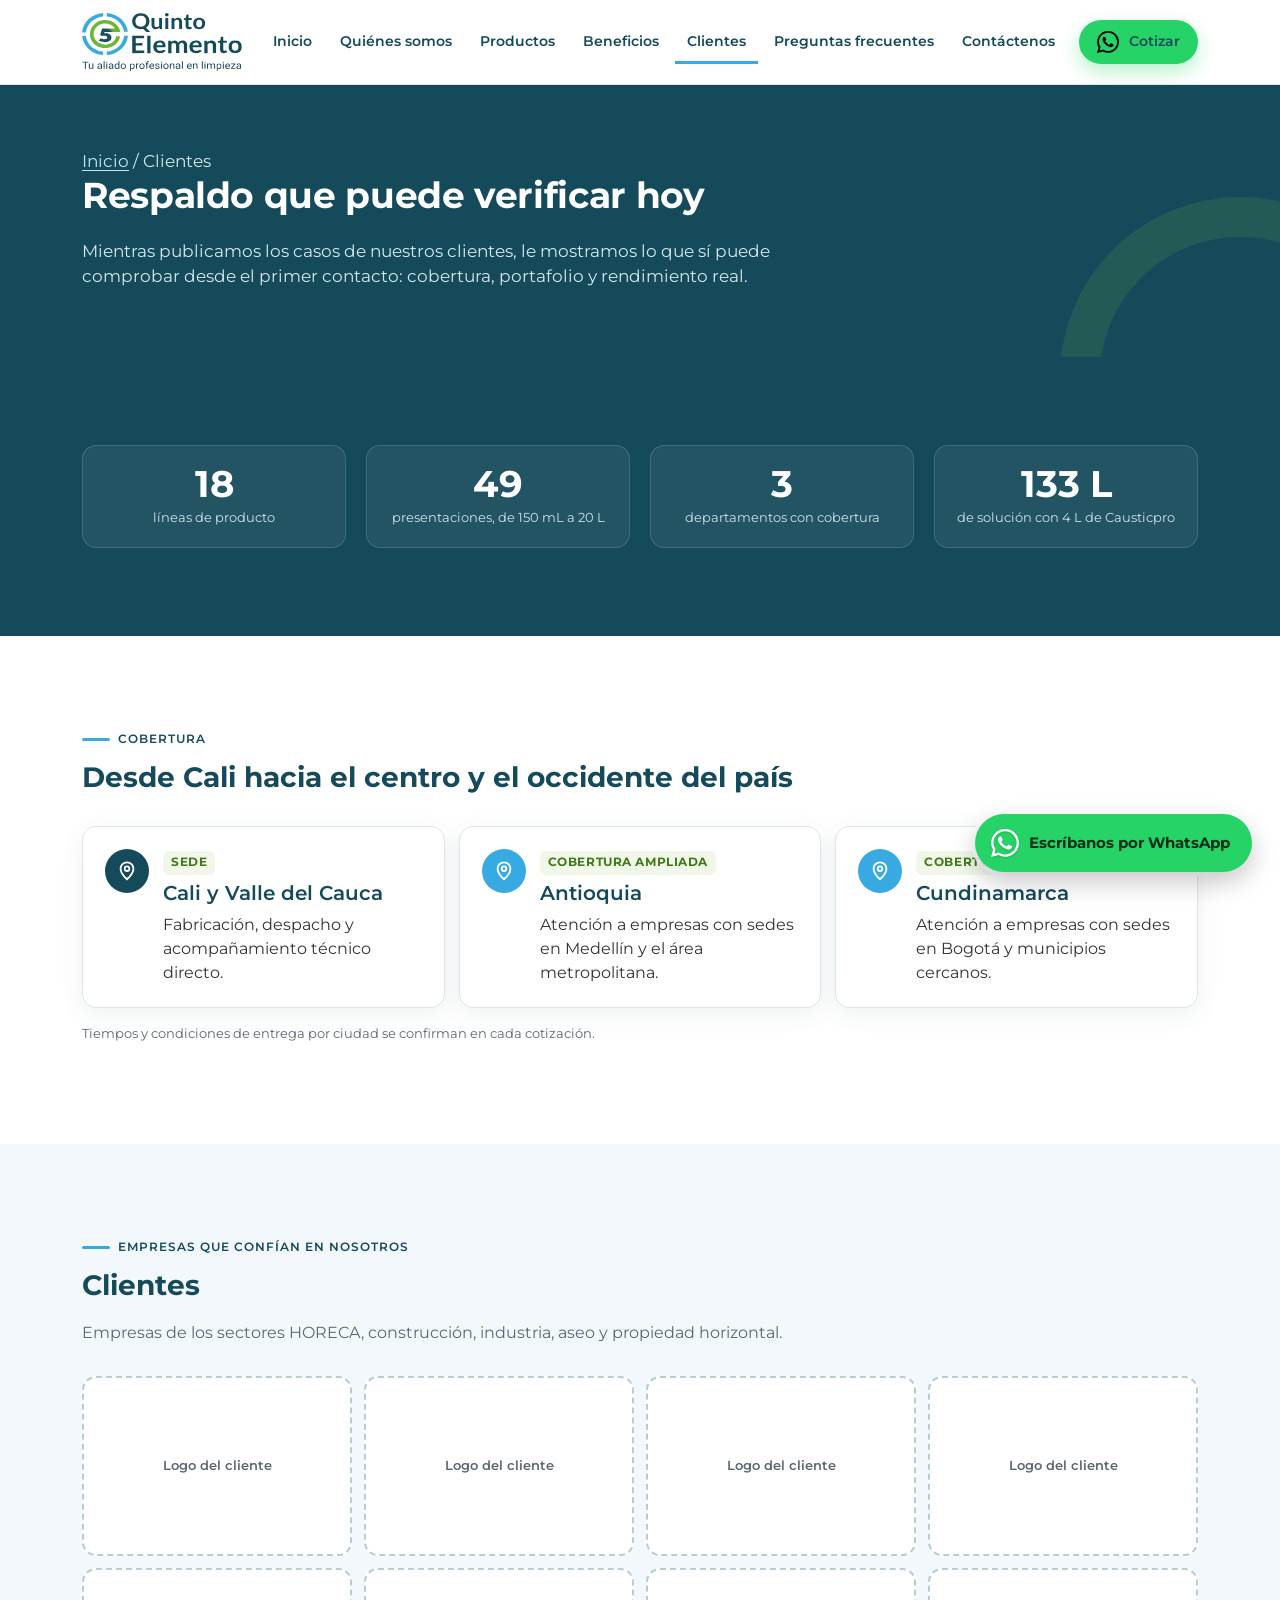
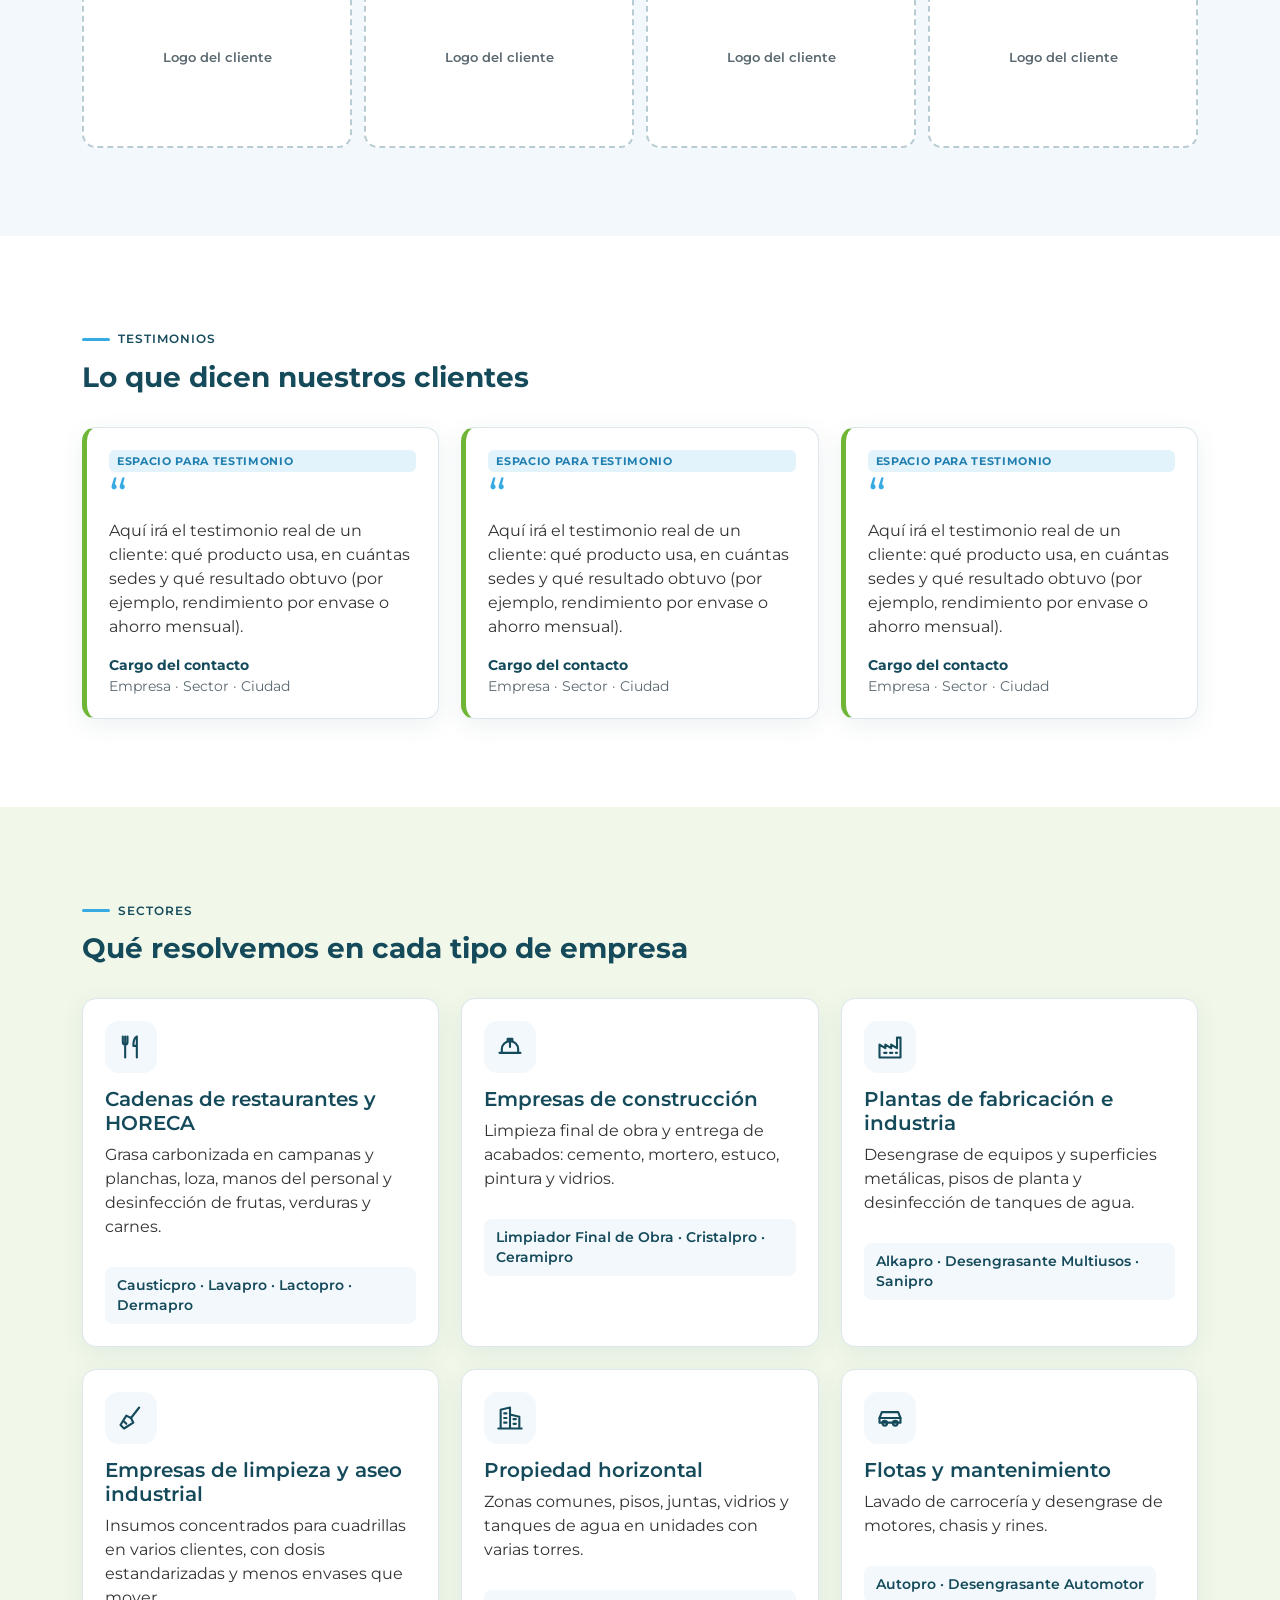
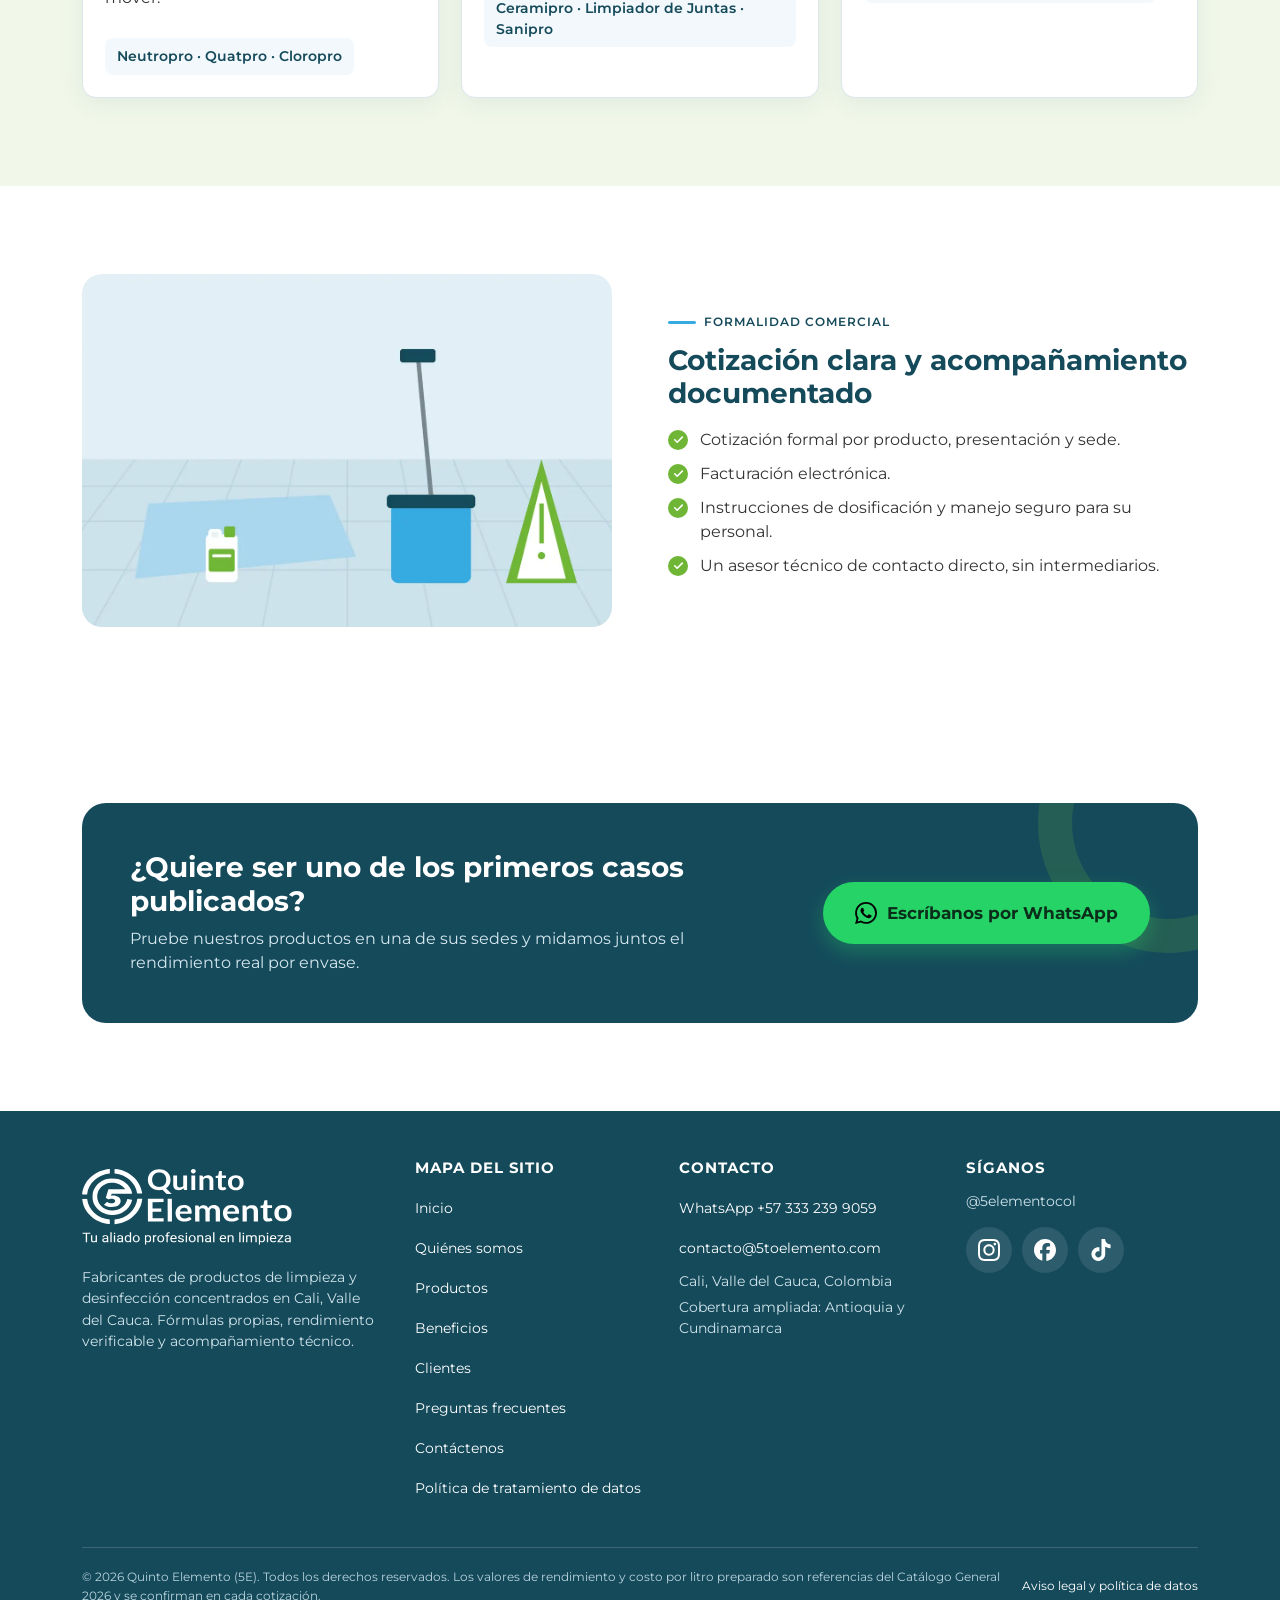
<file: clientes.html>
<!DOCTYPE html>
<html lang="es-CO">
<head>
<meta charset="utf-8">
<meta name="viewport" content="width=device-width, initial-scale=1">
<title>Clientes y cobertura | Quinto Elemento, productos de limpieza Valle del Cauca</title>
<meta name="description" content="Proveedor de productos de limpieza concentrados con cobertura en Valle del Cauca, Antioquia y Cundinamarca para restaurantes, construcción, industria, aseo y propiedad horizontal.">
<link rel="canonical" href="https://www.5elementocol.com/clientes">
<meta name="theme-color" content="#154A5B">
<meta property="og:type" content="website">
<meta property="og:locale" content="es_CO">
<meta property="og:site_name" content="Quinto Elemento">
<meta property="og:title" content="Clientes y cobertura | Quinto Elemento, productos de limpieza Valle del Cauca">
<meta property="og:description" content="Proveedor de productos de limpieza concentrados con cobertura en Valle del Cauca, Antioquia y Cundinamarca para restaurantes, construcción, industria, aseo y propiedad horizontal.">
<meta property="og:url" content="https://www.5elementocol.com/clientes">
<meta property="og:image" content="https://www.5elementocol.com/assets/img/fotos/hero-envases.webp">
<link rel="icon" href="favicon.ico" sizes="32x32">
<link rel="icon" href="favicon.svg" type="image/svg+xml">
<link rel="icon" type="image/png" sizes="16x16" href="favicon-16x16.png">
<link rel="icon" type="image/png" sizes="32x32" href="favicon-32x32.png">
<link rel="apple-touch-icon" sizes="180x180" href="apple-touch-icon.png">
<link rel="manifest" href="site.webmanifest">
<link rel="preload" href="assets/fonts/montserrat-latin.woff2" as="font" type="font/woff2" crossorigin>
<link rel="stylesheet" href="assets/css/styles.css">
</head>
<body>
<a class="skip-link" href="#contenido">Saltar al contenido</a>
<header class="site-header">
  <div class="container">
    <!-- Logotipo a color sobre fondo blanco. No deformar, rotar, recolorear ni agregar efectos. -->
    <a class="logo-link" href="index.html" aria-label="Quinto Elemento, ir al inicio">
      <img src="assets/img/logo/logo-quinto-elemento-color.svg" width="133" height="48" alt="Quinto Elemento. Tu aliado profesional en limpieza">
    </a>
    <button class="menu-toggle" type="button" aria-expanded="false" aria-controls="nav-principal">
      <span class="barras" aria-hidden="true"></span><span>Menú</span>
    </button>
    <nav id="nav-principal" class="nav-principal" aria-label="Navegación principal">
      <ul>
        <li><a href="index.html">Inicio</a></li>
        <li><a href="quienes-somos.html">Quiénes somos</a></li>
        <li><a href="productos.html">Productos</a></li>
        <li><a href="beneficios.html">Beneficios</a></li>
        <li><a href="clientes.html" aria-current="page">Clientes</a></li>
        <li><a href="preguntas-frecuentes.html">Preguntas frecuentes</a></li>
        <li><a href="contacto.html">Contáctenos</a></li>
        <li><a class="btn btn--whatsapp nav-cta" href="https://wa.me/573332399059" target="_blank" rel="noopener"><svg viewBox="0 0 24 24" aria-hidden="true" focusable="false"><path d="M17.472 14.382c-.297-.149-1.758-.867-2.03-.967-.273-.099-.471-.148-.67.15-.197.297-.767.966-.94 1.164-.173.199-.347.223-.644.075-.297-.15-1.255-.463-2.39-1.475-.883-.788-1.48-1.761-1.653-2.059-.173-.297-.018-.458.13-.606.134-.133.298-.347.446-.52.149-.174.198-.298.298-.497.099-.198.05-.371-.025-.52-.075-.149-.669-1.612-.916-2.207-.242-.579-.487-.5-.669-.51-.173-.008-.371-.01-.57-.01-.198 0-.52.074-.792.372-.272.297-1.04 1.016-1.04 2.479 0 1.462 1.065 2.875 1.213 3.074.149.198 2.096 3.2 5.077 4.487.709.306 1.262.489 1.694.625.712.227 1.36.195 1.871.118.571-.085 1.758-.719 2.006-1.413.248-.694.248-1.289.173-1.413-.074-.124-.272-.198-.57-.347m-5.421 7.403h-.004a9.87 9.87 0 01-5.031-1.378l-.361-.214-3.741.982.998-3.648-.235-.374a9.86 9.86 0 01-1.51-5.26c.001-5.45 4.436-9.884 9.888-9.884 2.64 0 5.122 1.03 6.988 2.898a9.825 9.825 0 012.893 6.994c-.003 5.45-4.437 9.884-9.885 9.884m8.413-18.297A11.815 11.815 0 0012.05 0C5.495 0 .16 5.335.157 11.892c0 2.096.547 4.142 1.588 5.945L.057 24l6.305-1.654a11.882 11.882 0 005.683 1.448h.005c6.554 0 11.89-5.335 11.893-11.893a11.821 11.821 0 00-3.48-8.413Z"/></svg><span>Cotizar</span></a></li>
      </ul>
    </nav>
  </div>
</header>

<main id="contenido">
<section class="page-hero">
  <div class="container">
    <p class="migas"><a href="index.html">Inicio</a> / Clientes</p>
    <h1>Respaldo que puede verificar hoy</h1>
    <p>Mientras publicamos los casos de nuestros clientes, le mostramos lo que sí puede comprobar desde el primer contacto: cobertura, portafolio y rendimiento real.</p>
  </div>
</section>

<section class="section section--oscura">
  <div class="container">
    <div class="cifras">
      <div class="cifra"><strong>18</strong><span>líneas de producto</span></div>
      <div class="cifra"><strong>49</strong><span>presentaciones, de 150 mL a 20 L</span></div>
      <div class="cifra"><strong>3</strong><span>departamentos con cobertura</span></div>
      <div class="cifra"><strong>133 L</strong><span>de solución con 4 L de Causticpro</span></div>
    </div>
  </div>
</section>

<section class="section">
  <div class="container">
    <div class="section-head">
      <span class="eyebrow">Cobertura</span>
      <h2>Desde Cali hacia el centro y el occidente del país</h2>
    </div>
    <div class="cobertura">
      <div class="card zona"><span class="pin"><svg viewBox="0 0 24 24" aria-hidden="true" focusable="false"><path d="M12 21s-7-6.2-7-11.5A7 7 0 0 1 19 9.5C19 14.8 12 21 12 21z"/><circle cx="12" cy="9.5" r="2.5"/></svg></span><div><span class="etiqueta">Sede</span><h3>Cali y Valle del Cauca</h3><p class="mb-0">Fabricación, despacho y acompañamiento técnico directo.</p></div></div>
      <div class="card zona zona--ampliada"><span class="pin"><svg viewBox="0 0 24 24" aria-hidden="true" focusable="false"><path d="M12 21s-7-6.2-7-11.5A7 7 0 0 1 19 9.5C19 14.8 12 21 12 21z"/><circle cx="12" cy="9.5" r="2.5"/></svg></span><div><span class="etiqueta">Cobertura ampliada</span><h3>Antioquia</h3><p class="mb-0">Atención a empresas con sedes en Medellín y el área metropolitana.</p></div></div>
      <div class="card zona zona--ampliada"><span class="pin"><svg viewBox="0 0 24 24" aria-hidden="true" focusable="false"><path d="M12 21s-7-6.2-7-11.5A7 7 0 0 1 19 9.5C19 14.8 12 21 12 21z"/><circle cx="12" cy="9.5" r="2.5"/></svg></span><div><span class="etiqueta">Cobertura ampliada</span><h3>Cundinamarca</h3><p class="mb-0">Atención a empresas con sedes en Bogotá y municipios cercanos.</p></div></div>
    </div>
    <p class="nota mt-1">Tiempos y condiciones de entrega por ciudad se confirman en cada cotización.</p>
  </div>
</section>

<section class="section section--suave">
  <div class="container">
    <div class="section-head">
      <span class="eyebrow">Empresas que confían en nosotros</span>
      <h2>Clientes</h2>
      <p>Empresas de los sectores HORECA, construcción, industria, aseo y propiedad horizontal.</p>
    </div>
    <div class="logos-clientes">
      <!-- PLACEHOLDER LOGO CLIENTE 1: reemplazar este div por:
           <div class="logo-cliente"><img src="assets/img/clientes/nombre-cliente.webp" alt="Nombre del cliente" width="160" height="64" loading="lazy"></div>
           Usar solo logos con autorización escrita del cliente. -->
      <div class="logo-cliente">Logo del cliente</div>
      <!-- PLACEHOLDER LOGO CLIENTE 2: reemplazar este div por:
           <div class="logo-cliente"><img src="assets/img/clientes/nombre-cliente.webp" alt="Nombre del cliente" width="160" height="64" loading="lazy"></div>
           Usar solo logos con autorización escrita del cliente. -->
      <div class="logo-cliente">Logo del cliente</div>
      <!-- PLACEHOLDER LOGO CLIENTE 3: reemplazar este div por:
           <div class="logo-cliente"><img src="assets/img/clientes/nombre-cliente.webp" alt="Nombre del cliente" width="160" height="64" loading="lazy"></div>
           Usar solo logos con autorización escrita del cliente. -->
      <div class="logo-cliente">Logo del cliente</div>
      <!-- PLACEHOLDER LOGO CLIENTE 4: reemplazar este div por:
           <div class="logo-cliente"><img src="assets/img/clientes/nombre-cliente.webp" alt="Nombre del cliente" width="160" height="64" loading="lazy"></div>
           Usar solo logos con autorización escrita del cliente. -->
      <div class="logo-cliente">Logo del cliente</div>
      <!-- PLACEHOLDER LOGO CLIENTE 5: reemplazar este div por:
           <div class="logo-cliente"><img src="assets/img/clientes/nombre-cliente.webp" alt="Nombre del cliente" width="160" height="64" loading="lazy"></div>
           Usar solo logos con autorización escrita del cliente. -->
      <div class="logo-cliente">Logo del cliente</div>
      <!-- PLACEHOLDER LOGO CLIENTE 6: reemplazar este div por:
           <div class="logo-cliente"><img src="assets/img/clientes/nombre-cliente.webp" alt="Nombre del cliente" width="160" height="64" loading="lazy"></div>
           Usar solo logos con autorización escrita del cliente. -->
      <div class="logo-cliente">Logo del cliente</div>
      <!-- PLACEHOLDER LOGO CLIENTE 7: reemplazar este div por:
           <div class="logo-cliente"><img src="assets/img/clientes/nombre-cliente.webp" alt="Nombre del cliente" width="160" height="64" loading="lazy"></div>
           Usar solo logos con autorización escrita del cliente. -->
      <div class="logo-cliente">Logo del cliente</div>
      <!-- PLACEHOLDER LOGO CLIENTE 8: reemplazar este div por:
           <div class="logo-cliente"><img src="assets/img/clientes/nombre-cliente.webp" alt="Nombre del cliente" width="160" height="64" loading="lazy"></div>
           Usar solo logos con autorización escrita del cliente. -->
      <div class="logo-cliente">Logo del cliente</div>
    </div>
  </div>
</section>

<section class="section">
  <div class="container">
    <div class="section-head">
      <span class="eyebrow">Testimonios</span>
      <h2>Lo que dicen nuestros clientes</h2>
    </div>
    <div class="grid grid--3">
      <!-- PLACEHOLDER TESTIMONIO 1: reemplazar el texto entre comillas por el testimonio real y autorizado, y completar nombre del cargo, empresa y ciudad. No publicar testimonios inventados. -->
      <article class="card testimonio">
        <span class="placeholder-tag">Espacio para testimonio</span>
        <blockquote>Aquí irá el testimonio real de un cliente: qué producto usa, en cuántas sedes y qué resultado obtuvo (por ejemplo, rendimiento por envase o ahorro mensual).</blockquote>
        <footer><strong>Cargo del contacto</strong>Empresa · Sector · Ciudad</footer>
      </article>
      <!-- PLACEHOLDER TESTIMONIO 2: reemplazar el texto entre comillas por el testimonio real y autorizado, y completar nombre del cargo, empresa y ciudad. No publicar testimonios inventados. -->
      <article class="card testimonio">
        <span class="placeholder-tag">Espacio para testimonio</span>
        <blockquote>Aquí irá el testimonio real de un cliente: qué producto usa, en cuántas sedes y qué resultado obtuvo (por ejemplo, rendimiento por envase o ahorro mensual).</blockquote>
        <footer><strong>Cargo del contacto</strong>Empresa · Sector · Ciudad</footer>
      </article>
      <!-- PLACEHOLDER TESTIMONIO 3: reemplazar el texto entre comillas por el testimonio real y autorizado, y completar nombre del cargo, empresa y ciudad. No publicar testimonios inventados. -->
      <article class="card testimonio">
        <span class="placeholder-tag">Espacio para testimonio</span>
        <blockquote>Aquí irá el testimonio real de un cliente: qué producto usa, en cuántas sedes y qué resultado obtuvo (por ejemplo, rendimiento por envase o ahorro mensual).</blockquote>
        <footer><strong>Cargo del contacto</strong>Empresa · Sector · Ciudad</footer>
      </article>
    </div>
  </div>
</section>

<section class="section section--verde">
  <div class="container">
    <div class="section-head">
      <span class="eyebrow">Sectores</span>
      <h2>Qué resolvemos en cada tipo de empresa</h2>
    </div>
    <div class="grid grid--3">
      <article class="card"><div class="icono" aria-hidden="true"><svg viewBox="0 0 24 24"><path d="M7 3v8M5 3v5a2 2 0 0 0 4 0V3M7 11v10"/><path d="M17 21V3c-2 1-3 4-3 8h3"/></svg></div><h3>Cadenas de restaurantes y HORECA</h3><p>Grasa carbonizada en campanas y planchas, loza, manos del personal y desinfección de frutas, verduras y carnes.</p><span class="dato-card">Causticpro · Lavapro · Lactopro · Dermapro</span></article>
      <article class="card"><div class="icono" aria-hidden="true"><svg viewBox="0 0 24 24"><path d="M3 17h18M5 17v-3a7 7 0 0 1 14 0v3"/><path d="M10 7V5h4v2M12 7v5"/></svg></div><h3>Empresas de construcción</h3><p>Limpieza final de obra y entrega de acabados: cemento, mortero, estuco, pintura y vidrios.</p><span class="dato-card">Limpiador Final de Obra · Cristalpro · Ceramipro</span></article>
      <article class="card"><div class="icono" aria-hidden="true"><svg viewBox="0 0 24 24"><path d="M3 21V10l5 3V10l5 3V10l5 3V4h3v17z"/><path d="M7 17h2M12 17h2M17 17h1"/></svg></div><h3>Plantas de fabricación e industria</h3><p>Desengrase de equipos y superficies metálicas, pisos de planta y desinfección de tanques de agua.</p><span class="dato-card">Alkapro · Desengrasante Multiusos · Sanipro</span></article>
      <article class="card"><div class="icono" aria-hidden="true"><svg viewBox="0 0 24 24"><path d="M19 3l-7 9"/><path d="M12 12l-4-2-5 8 3 3 8-5z"/><path d="M6 15l2 2"/></svg></div><h3>Empresas de limpieza y aseo industrial</h3><p>Insumos concentrados para cuadrillas en varios clientes, con dosis estandarizadas y menos envases que mover.</p><span class="dato-card">Neutropro · Quatpro · Cloropro</span></article>
      <article class="card"><div class="icono" aria-hidden="true"><svg viewBox="0 0 24 24"><path d="M4 21V5l8-2v18M12 21V9l8 2v10M2 21h20"/><path d="M7 8h2M7 12h2M7 16h2M15 13h2M15 17h2"/></svg></div><h3>Propiedad horizontal</h3><p>Zonas comunes, pisos, juntas, vidrios y tanques de agua en unidades con varias torres.</p><span class="dato-card">Ceramipro · Limpiador de Juntas · Sanipro</span></article>
      <article class="card"><div class="icono" aria-hidden="true"><svg viewBox="0 0 24 24"><path d="M3 16v-4l2-5h14l2 5v4z"/><path d="M3 12h18"/><circle cx="7.5" cy="16.5" r="2"/><circle cx="16.5" cy="16.5" r="2"/></svg></div><h3>Flotas y mantenimiento</h3><p>Lavado de carrocería y desengrase de motores, chasis y rines.</p><span class="dato-card">Autopro · Desengrasante Automotor</span></article>
    </div>
  </div>
</section>

<section class="section">
  <div class="container split split--invertido">
    <div>
      <span class="eyebrow">Formalidad comercial</span>
      <h2>Cotización clara y acompañamiento documentado</h2>
      <ul class="lista-check">
        <li>Cotización formal por producto, presentación y sede.</li>
        <li>Facturación electrónica.</li>
        <li>Instrucciones de dosificación y manejo seguro para su personal.</li>
        <li>Un asesor técnico de contacto directo, sin intermediarios.</li>
      </ul>
    </div>
    <div class="split-img">
      <!-- PLACEHOLDER: reemplazar por foto propia de aplicación en contexto real (área de aseo o piso de un cliente, sin personas identificables). -->
      <img src="assets/img/fotos/escena-pisos-aseo.webp" srcset="assets/img/fotos/escena-pisos-aseo-640.webp 600w, assets/img/fotos/escena-pisos-aseo.webp 1200w" sizes="(min-width: 900px) 50vw, 100vw" width="1200" height="800" alt="Área de aseo con piso recién limpiado y señal de piso húmedo" loading="lazy" decoding="async">
    </div>
  </div>
</section>

<section class="section">
  <div class="container">
    <div class="cta-banda">
      <div>
        <h2>¿Quiere ser uno de los primeros casos publicados?</h2>
        <p>Pruebe nuestros productos en una de sus sedes y midamos juntos el rendimiento real por envase.</p>
      </div>
      <div class="cta-grupo">
        <a class="btn btn--whatsapp btn--grande" href="https://wa.me/573332399059" target="_blank" rel="noopener"><svg viewBox="0 0 24 24" aria-hidden="true" focusable="false"><path d="M17.472 14.382c-.297-.149-1.758-.867-2.03-.967-.273-.099-.471-.148-.67.15-.197.297-.767.966-.94 1.164-.173.199-.347.223-.644.075-.297-.15-1.255-.463-2.39-1.475-.883-.788-1.48-1.761-1.653-2.059-.173-.297-.018-.458.13-.606.134-.133.298-.347.446-.52.149-.174.198-.298.298-.497.099-.198.05-.371-.025-.52-.075-.149-.669-1.612-.916-2.207-.242-.579-.487-.5-.669-.51-.173-.008-.371-.01-.57-.01-.198 0-.52.074-.792.372-.272.297-1.04 1.016-1.04 2.479 0 1.462 1.065 2.875 1.213 3.074.149.198 2.096 3.2 5.077 4.487.709.306 1.262.489 1.694.625.712.227 1.36.195 1.871.118.571-.085 1.758-.719 2.006-1.413.248-.694.248-1.289.173-1.413-.074-.124-.272-.198-.57-.347m-5.421 7.403h-.004a9.87 9.87 0 01-5.031-1.378l-.361-.214-3.741.982.998-3.648-.235-.374a9.86 9.86 0 01-1.51-5.26c.001-5.45 4.436-9.884 9.888-9.884 2.64 0 5.122 1.03 6.988 2.898a9.825 9.825 0 012.893 6.994c-.003 5.45-4.437 9.884-9.885 9.884m8.413-18.297A11.815 11.815 0 0012.05 0C5.495 0 .16 5.335.157 11.892c0 2.096.547 4.142 1.588 5.945L.057 24l6.305-1.654a11.882 11.882 0 005.683 1.448h.005c6.554 0 11.89-5.335 11.893-11.893a11.821 11.821 0 00-3.48-8.413Z"/></svg><span>Escríbanos por WhatsApp</span></a>
      </div>
    </div>
  </div>
</section>
</main>

<footer class="site-footer">
  <div class="container">
    <div class="footer-grid">
      <div>
        <!-- Logotipo en versión negativa (blanca) sobre azul oscuro corporativo -->
        <img class="footer-logo" src="assets/img/logo/logo-quinto-elemento-negativo.svg" width="210" height="76" alt="Quinto Elemento. Tu aliado profesional en limpieza" loading="lazy">
        <p>Fabricantes de productos de limpieza y desinfección concentrados en Cali, Valle del Cauca. Fórmulas propias, rendimiento verificable y acompañamiento técnico.</p>
      </div>
      <div>
        <h2>Mapa del sitio</h2>
        <ul>
          <li><a href="index.html">Inicio</a></li><li><a href="quienes-somos.html">Quiénes somos</a></li><li><a href="productos.html">Productos</a></li><li><a href="beneficios.html">Beneficios</a></li><li><a href="clientes.html">Clientes</a></li><li><a href="preguntas-frecuentes.html">Preguntas frecuentes</a></li><li><a href="contacto.html">Contáctenos</a></li>
          <li><a href="politica-de-datos.html">Política de tratamiento de datos</a></li>
        </ul>
      </div>
      <div>
        <h2>Contacto</h2>
        <ul>
          <li><a href="https://wa.me/573332399059" target="_blank" rel="noopener">WhatsApp +57 333 239 9059</a></li>
          <li><a href="mailto:contacto@5toelemento.com">contacto@5toelemento.com</a></li>
          <li>Cali, Valle del Cauca, Colombia</li>
          <li>Cobertura ampliada: Antioquia y Cundinamarca</li>
        </ul>
      </div>
      <div>
        <h2>Síganos</h2>
        <p class="mb-0">@5elementocol</p>
        <div class="footer-redes">
          <a href="https://www.instagram.com/5elementocol/" target="_blank" rel="noopener" aria-label="Instagram de Quinto Elemento (@5elementocol)"><svg viewBox="0 0 24 24" aria-hidden="true" focusable="false"><path d="M7.0301.084c-1.2768.0602-2.1487.264-2.911.5634-.7888.3075-1.4575.72-2.1228 1.3877-.6652.6677-1.075 1.3368-1.3802 2.127-.2954.7638-.4956 1.6365-.552 2.914-.0564 1.2775-.0689 1.6882-.0626 4.947.0062 3.2586.0206 3.6671.0825 4.9473.061 1.2765.264 2.1482.5635 2.9107.308.7889.72 1.4573 1.388 2.1228.6679.6655 1.3365 1.0743 2.1285 1.38.7632.295 1.6361.4961 2.9134.552 1.2773.056 1.6884.069 4.9462.0627 3.2578-.0062 3.668-.0207 4.9478-.0814 1.28-.0607 2.147-.2652 2.9098-.5633.7889-.3086 1.4578-.72 2.1228-1.3881.665-.6682 1.0745-1.3378 1.3795-2.1284.2957-.7632.4966-1.636.552-2.9124.056-1.2809.0692-1.6898.063-4.948-.0063-3.2583-.021-3.6668-.0817-4.9465-.0607-1.2797-.264-2.1487-.5633-2.9117-.3084-.7889-.72-1.4568-1.3876-2.1228C21.2982 1.33 20.628.9208 19.8378.6165 19.074.321 18.2017.1197 16.9244.0645 15.6471.0093 15.236-.005 11.977.0014 8.718.0076 8.31.0215 7.0301.0839m.1402 21.6932c-1.17-.0509-1.8053-.2453-2.2287-.408-.5606-.216-.96-.4771-1.3819-.895-.422-.4178-.6811-.8186-.9-1.378-.1644-.4234-.3624-1.058-.4171-2.228-.0595-1.2645-.072-1.6442-.079-4.848-.007-3.2037.0053-3.583.0607-4.848.05-1.169.2456-1.805.408-2.2282.216-.5613.4762-.96.895-1.3816.4188-.4217.8184-.6814 1.3783-.9003.423-.1651 1.0575-.3614 2.227-.4171 1.2655-.06 1.6447-.072 4.848-.079 3.2033-.007 3.5835.005 4.8495.0608 1.169.0508 1.8053.2445 2.228.408.5608.216.96.4754 1.3816.895.4217.4194.6816.8176.9005 1.3787.1653.4217.3617 1.056.4169 2.2263.0602 1.2655.0739 1.645.0796 4.848.0058 3.203-.0055 3.5834-.061 4.848-.051 1.17-.245 1.8055-.408 2.2294-.216.5604-.4763.96-.8954 1.3814-.419.4215-.8181.6811-1.3783.9-.4224.1649-1.0577.3617-2.2262.4174-1.2656.0595-1.6448.072-4.8493.079-3.2045.007-3.5825-.006-4.848-.0608M16.953 5.5864A1.44 1.44 0 1 0 18.39 4.144a1.44 1.44 0 0 0-1.437 1.4424M5.8385 12.012c.0067 3.4032 2.7706 6.1557 6.173 6.1493 3.4026-.0065 6.157-2.7701 6.1506-6.1733-.0065-3.4032-2.771-6.1565-6.174-6.1498-3.403.0067-6.156 2.771-6.1496 6.1738M8 12.0077a4 4 0 1 1 4.008 3.9921A3.9996 3.9996 0 0 1 8 12.0077"/></svg></a>
          <a href="https://www.facebook.com/5elementocol" target="_blank" rel="noopener" aria-label="Facebook de Quinto Elemento (5elementocol)"><svg viewBox="0 0 24 24" aria-hidden="true" focusable="false"><path d="M9.101 23.691v-7.98H6.627v-3.667h2.474v-1.58c0-4.085 1.848-5.978 5.858-5.978.401 0 .955.042 1.468.103a8.68 8.68 0 0 1 1.141.195v3.325a8.623 8.623 0 0 0-.653-.036 26.805 26.805 0 0 0-.733-.009c-.707 0-1.259.096-1.675.309a1.686 1.686 0 0 0-.679.622c-.258.42-.374.995-.374 1.752v1.297h3.919l-.386 2.103-.287 1.564h-3.246v8.245C19.396 23.238 24 18.179 24 12.044c0-6.627-5.373-12-12-12s-12 5.373-12 12c0 5.628 3.874 10.35 9.101 11.647Z"/></svg></a>
          <a href="https://www.tiktok.com/@5elementocol" target="_blank" rel="noopener" aria-label="TikTok de Quinto Elemento (@5elementocol)"><svg viewBox="0 0 24 24" aria-hidden="true" focusable="false"><path d="M12.525.02c1.31-.02 2.61-.01 3.91-.02.08 1.53.63 3.09 1.75 4.17 1.12 1.11 2.7 1.62 4.24 1.79v4.03c-1.44-.05-2.89-.35-4.2-.97-.57-.26-1.1-.59-1.62-.93-.01 2.92.01 5.84-.02 8.75-.08 1.4-.54 2.79-1.35 3.94-1.31 1.92-3.58 3.17-5.91 3.21-1.43.08-2.86-.31-4.08-1.03-2.02-1.19-3.44-3.37-3.65-5.71-.02-.5-.03-1-.01-1.49.18-1.9 1.12-3.72 2.58-4.96 1.66-1.44 3.98-2.13 6.15-1.72.02 1.48-.04 2.96-.04 4.44-.99-.32-2.15-.23-3.02.37-.63.41-1.11 1.04-1.36 1.75-.21.51-.15 1.07-.14 1.61.24 1.64 1.82 3.02 3.5 2.87 1.12-.01 2.19-.66 2.77-1.61.19-.33.4-.67.41-1.06.1-1.79.06-3.57.07-5.36.01-4.03-.01-8.05.02-12.07z"/></svg></a>
        </div>
      </div>
    </div>
    <div class="footer-legal">
      <p>© <span id="anio">2026</span> Quinto Elemento (5E). Todos los derechos reservados. Los valores de rendimiento y costo por litro preparado son referencias del Catálogo General 2026 y se confirman en cada cotización.</p>
      <p><a href="politica-de-datos.html">Aviso legal y política de datos</a></p>
    </div>
  </div>
</footer>

<!-- Botón flotante de WhatsApp: visible en TODAS las páginas (esquina inferior derecha) -->
<a class="wa-flotante" href="https://wa.me/573332399059" target="_blank" rel="noopener" aria-label="Escríbanos por WhatsApp"><svg viewBox="0 0 24 24" aria-hidden="true" focusable="false"><path d="M17.472 14.382c-.297-.149-1.758-.867-2.03-.967-.273-.099-.471-.148-.67.15-.197.297-.767.966-.94 1.164-.173.199-.347.223-.644.075-.297-.15-1.255-.463-2.39-1.475-.883-.788-1.48-1.761-1.653-2.059-.173-.297-.018-.458.13-.606.134-.133.298-.347.446-.52.149-.174.198-.298.298-.497.099-.198.05-.371-.025-.52-.075-.149-.669-1.612-.916-2.207-.242-.579-.487-.5-.669-.51-.173-.008-.371-.01-.57-.01-.198 0-.52.074-.792.372-.272.297-1.04 1.016-1.04 2.479 0 1.462 1.065 2.875 1.213 3.074.149.198 2.096 3.2 5.077 4.487.709.306 1.262.489 1.694.625.712.227 1.36.195 1.871.118.571-.085 1.758-.719 2.006-1.413.248-.694.248-1.289.173-1.413-.074-.124-.272-.198-.57-.347m-5.421 7.403h-.004a9.87 9.87 0 01-5.031-1.378l-.361-.214-3.741.982.998-3.648-.235-.374a9.86 9.86 0 01-1.51-5.26c.001-5.45 4.436-9.884 9.888-9.884 2.64 0 5.122 1.03 6.988 2.898a9.825 9.825 0 012.893 6.994c-.003 5.45-4.437 9.884-9.885 9.884m8.413-18.297A11.815 11.815 0 0012.05 0C5.495 0 .16 5.335.157 11.892c0 2.096.547 4.142 1.588 5.945L.057 24l6.305-1.654a11.882 11.882 0 005.683 1.448h.005c6.554 0 11.89-5.335 11.893-11.893a11.821 11.821 0 00-3.48-8.413Z"/></svg><span class="wa-texto">Escríbanos por WhatsApp</span></a>

<script src="assets/js/main.js" defer></script>
</body>
</html>
</file>
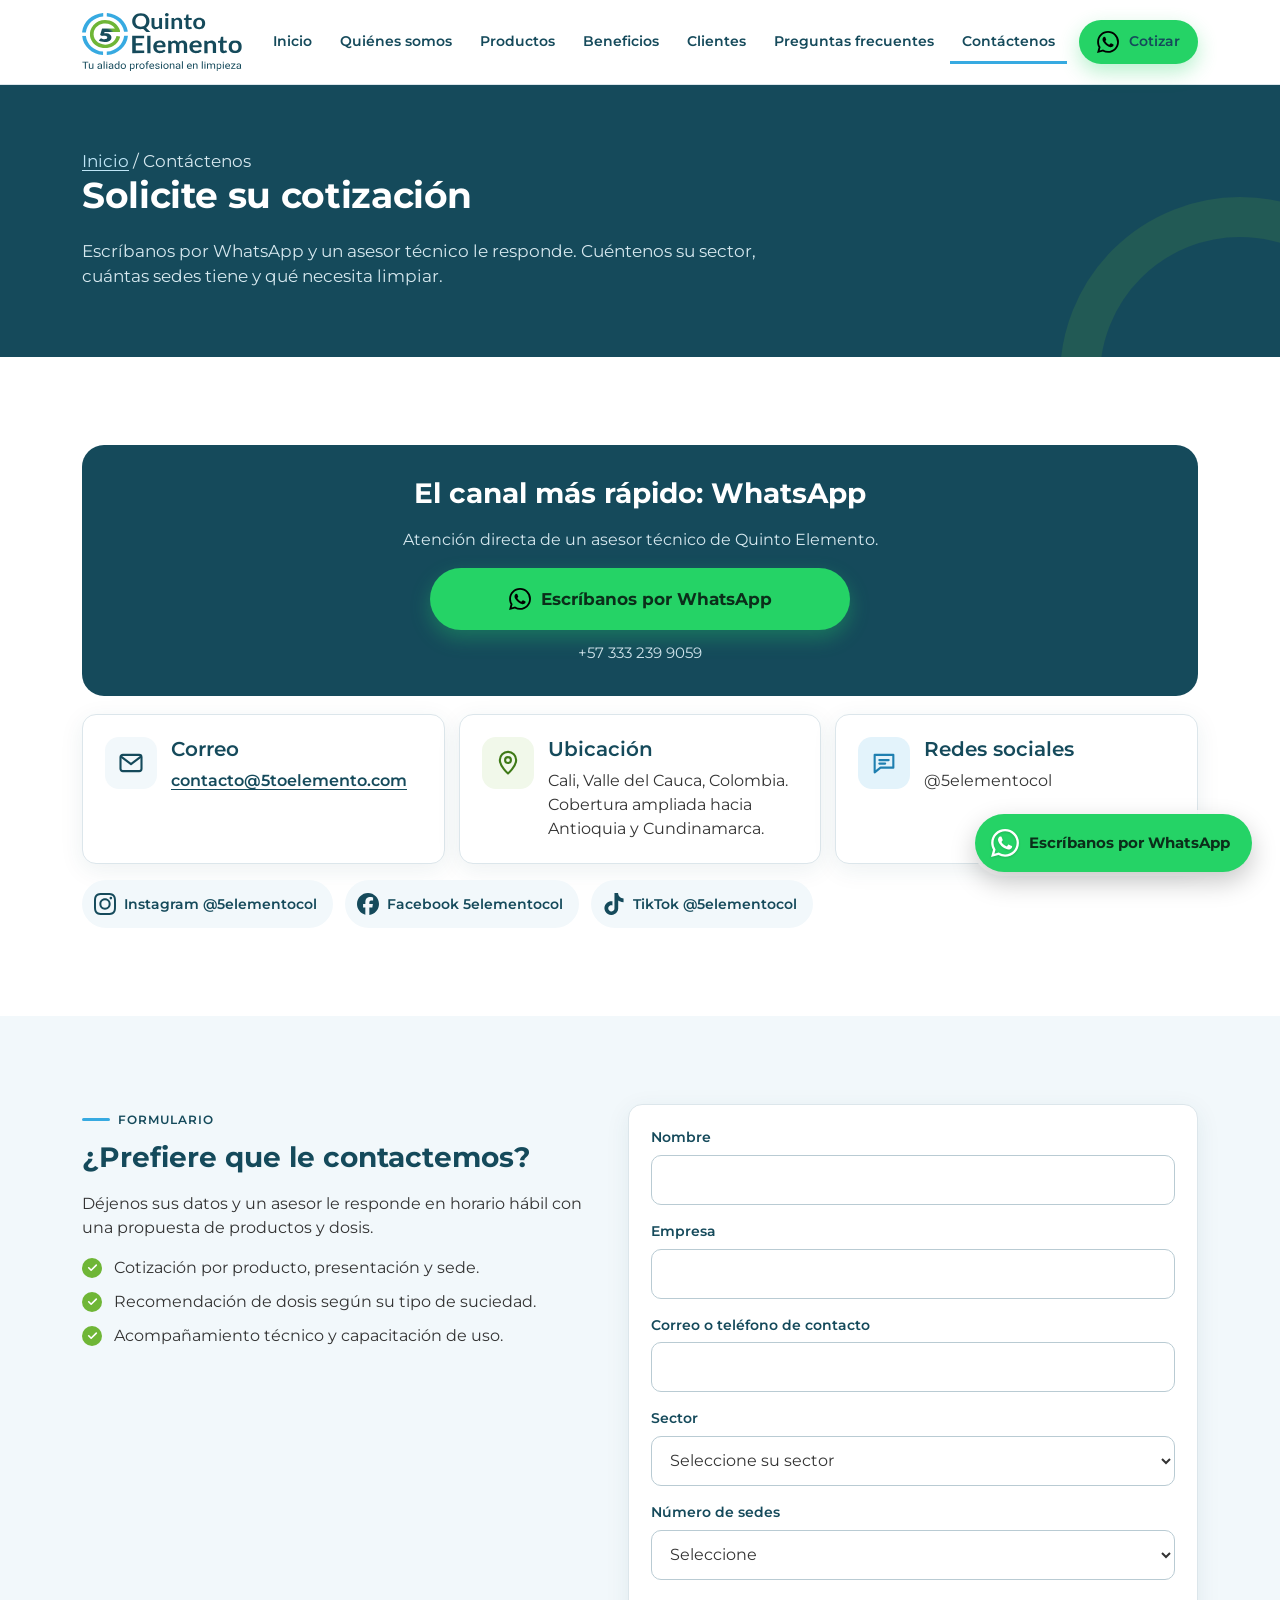
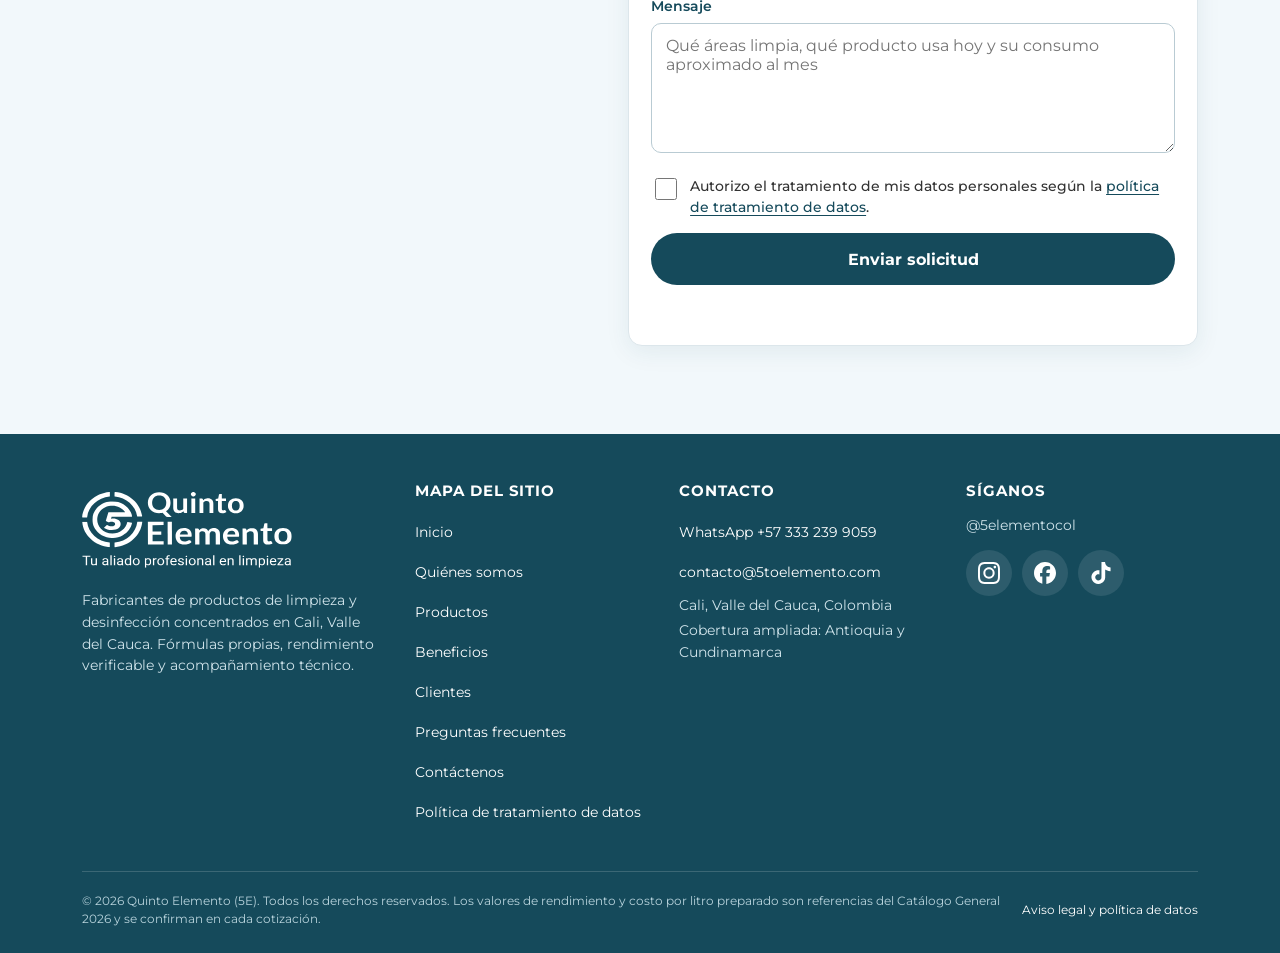
<file: contacto.html>
<!DOCTYPE html>
<html lang="es-CO">
<head>
<meta charset="utf-8">
<meta name="viewport" content="width=device-width, initial-scale=1">
<title>Contáctenos | Cotice productos de limpieza concentrados en Cali | Quinto Elemento</title>
<meta name="description" content="Solicite su cotización de productos de limpieza y desinfección concentrados por WhatsApp +57 333 239 9059 o a contacto@5toelemento.com. Cali, Valle del Cauca, con cobertura en Antioquia y Cundinamarca.">
<link rel="canonical" href="https://www.5elementocol.com/contacto">
<meta name="theme-color" content="#154A5B">
<meta property="og:type" content="website">
<meta property="og:locale" content="es_CO">
<meta property="og:site_name" content="Quinto Elemento">
<meta property="og:title" content="Contáctenos | Cotice productos de limpieza concentrados en Cali | Quinto Elemento">
<meta property="og:description" content="Solicite su cotización de productos de limpieza y desinfección concentrados por WhatsApp +57 333 239 9059 o a contacto@5toelemento.com. Cali, Valle del Cauca, con cobertura en Antioquia y Cundinamarca.">
<meta property="og:url" content="https://www.5elementocol.com/contacto">
<meta property="og:image" content="https://www.5elementocol.com/assets/img/fotos/hero-envases.webp">
<link rel="icon" href="favicon.ico" sizes="32x32">
<link rel="icon" href="favicon.svg" type="image/svg+xml">
<link rel="icon" type="image/png" sizes="16x16" href="favicon-16x16.png">
<link rel="icon" type="image/png" sizes="32x32" href="favicon-32x32.png">
<link rel="apple-touch-icon" sizes="180x180" href="apple-touch-icon.png">
<link rel="manifest" href="site.webmanifest">
<link rel="preload" href="assets/fonts/montserrat-latin.woff2" as="font" type="font/woff2" crossorigin>
<link rel="stylesheet" href="assets/css/styles.css">
</head>
<body>
<a class="skip-link" href="#contenido">Saltar al contenido</a>
<header class="site-header">
  <div class="container">
    <!-- Logotipo a color sobre fondo blanco. No deformar, rotar, recolorear ni agregar efectos. -->
    <a class="logo-link" href="index.html" aria-label="Quinto Elemento, ir al inicio">
      <img src="assets/img/logo/logo-quinto-elemento-color.svg" width="133" height="48" alt="Quinto Elemento. Tu aliado profesional en limpieza">
    </a>
    <button class="menu-toggle" type="button" aria-expanded="false" aria-controls="nav-principal">
      <span class="barras" aria-hidden="true"></span><span>Menú</span>
    </button>
    <nav id="nav-principal" class="nav-principal" aria-label="Navegación principal">
      <ul>
        <li><a href="index.html">Inicio</a></li>
        <li><a href="quienes-somos.html">Quiénes somos</a></li>
        <li><a href="productos.html">Productos</a></li>
        <li><a href="beneficios.html">Beneficios</a></li>
        <li><a href="clientes.html">Clientes</a></li>
        <li><a href="preguntas-frecuentes.html">Preguntas frecuentes</a></li>
        <li><a href="contacto.html" aria-current="page">Contáctenos</a></li>
        <li><a class="btn btn--whatsapp nav-cta" href="https://wa.me/573332399059" target="_blank" rel="noopener"><svg viewBox="0 0 24 24" aria-hidden="true" focusable="false"><path d="M17.472 14.382c-.297-.149-1.758-.867-2.03-.967-.273-.099-.471-.148-.67.15-.197.297-.767.966-.94 1.164-.173.199-.347.223-.644.075-.297-.15-1.255-.463-2.39-1.475-.883-.788-1.48-1.761-1.653-2.059-.173-.297-.018-.458.13-.606.134-.133.298-.347.446-.52.149-.174.198-.298.298-.497.099-.198.05-.371-.025-.52-.075-.149-.669-1.612-.916-2.207-.242-.579-.487-.5-.669-.51-.173-.008-.371-.01-.57-.01-.198 0-.52.074-.792.372-.272.297-1.04 1.016-1.04 2.479 0 1.462 1.065 2.875 1.213 3.074.149.198 2.096 3.2 5.077 4.487.709.306 1.262.489 1.694.625.712.227 1.36.195 1.871.118.571-.085 1.758-.719 2.006-1.413.248-.694.248-1.289.173-1.413-.074-.124-.272-.198-.57-.347m-5.421 7.403h-.004a9.87 9.87 0 01-5.031-1.378l-.361-.214-3.741.982.998-3.648-.235-.374a9.86 9.86 0 01-1.51-5.26c.001-5.45 4.436-9.884 9.888-9.884 2.64 0 5.122 1.03 6.988 2.898a9.825 9.825 0 012.893 6.994c-.003 5.45-4.437 9.884-9.885 9.884m8.413-18.297A11.815 11.815 0 0012.05 0C5.495 0 .16 5.335.157 11.892c0 2.096.547 4.142 1.588 5.945L.057 24l6.305-1.654a11.882 11.882 0 005.683 1.448h.005c6.554 0 11.89-5.335 11.893-11.893a11.821 11.821 0 00-3.48-8.413Z"/></svg><span>Cotizar</span></a></li>
      </ul>
    </nav>
  </div>
</header>

<main id="contenido">
<section class="page-hero">
  <div class="container">
    <p class="migas"><a href="index.html">Inicio</a> / Contáctenos</p>
    <h1>Solicite su cotización</h1>
    <p>Escríbanos por WhatsApp y un asesor técnico le responde. Cuéntenos su sector, cuántas sedes tiene y qué necesita limpiar.</p>
  </div>
</section>

<section class="section">
  <div class="container">
    <div class="contacto-principal">
      <h2>El canal más rápido: WhatsApp</h2>
      <p>Atención directa de un asesor técnico de Quinto Elemento.</p>
      <a class="btn btn--whatsapp btn--grande" href="https://wa.me/573332399059" target="_blank" rel="noopener"><svg viewBox="0 0 24 24" aria-hidden="true" focusable="false"><path d="M17.472 14.382c-.297-.149-1.758-.867-2.03-.967-.273-.099-.471-.148-.67.15-.197.297-.767.966-.94 1.164-.173.199-.347.223-.644.075-.297-.15-1.255-.463-2.39-1.475-.883-.788-1.48-1.761-1.653-2.059-.173-.297-.018-.458.13-.606.134-.133.298-.347.446-.52.149-.174.198-.298.298-.497.099-.198.05-.371-.025-.52-.075-.149-.669-1.612-.916-2.207-.242-.579-.487-.5-.669-.51-.173-.008-.371-.01-.57-.01-.198 0-.52.074-.792.372-.272.297-1.04 1.016-1.04 2.479 0 1.462 1.065 2.875 1.213 3.074.149.198 2.096 3.2 5.077 4.487.709.306 1.262.489 1.694.625.712.227 1.36.195 1.871.118.571-.085 1.758-.719 2.006-1.413.248-.694.248-1.289.173-1.413-.074-.124-.272-.198-.57-.347m-5.421 7.403h-.004a9.87 9.87 0 01-5.031-1.378l-.361-.214-3.741.982.998-3.648-.235-.374a9.86 9.86 0 01-1.51-5.26c.001-5.45 4.436-9.884 9.888-9.884 2.64 0 5.122 1.03 6.988 2.898a9.825 9.825 0 012.893 6.994c-.003 5.45-4.437 9.884-9.885 9.884m8.413-18.297A11.815 11.815 0 0012.05 0C5.495 0 .16 5.335.157 11.892c0 2.096.547 4.142 1.588 5.945L.057 24l6.305-1.654a11.882 11.882 0 005.683 1.448h.005c6.554 0 11.89-5.335 11.893-11.893a11.821 11.821 0 00-3.48-8.413Z"/></svg><span>Escríbanos por WhatsApp</span></a>
      <span class="numero">+57 333 239 9059</span>
    </div>

    <div class="canales">
      <div class="card canal"><div class="icono" aria-hidden="true"><svg viewBox="0 0 24 24"><rect x="3" y="5" width="18" height="14" rx="2"/><path d="M3.5 6.5L12 13l8.5-6.5"/></svg></div><div><h3>Correo</h3><a href="mailto:contacto@5toelemento.com">contacto@5toelemento.com</a></div></div>
      <div class="card canal"><div class="icono icono--verde" aria-hidden="true"><svg viewBox="0 0 24 24"><path d="M12 21s-7-6.2-7-11.5A7 7 0 0 1 19 9.5C19 14.8 12 21 12 21z"/><circle cx="12" cy="9.5" r="2.5"/></svg></div><div><h3>Ubicación</h3><p class="mb-0">Cali, Valle del Cauca, Colombia. Cobertura ampliada hacia Antioquia y Cundinamarca.</p></div></div>
      <div class="card canal"><div class="icono icono--claro" aria-hidden="true"><svg viewBox="0 0 24 24"><path d="M4 5h16v11H9l-5 4z"/><path d="M8 9.5h8M8 12.5h5"/></svg></div><div><h3>Redes sociales</h3><p class="mb-0">@5elementocol</p></div></div>
    </div>
    <div class="redes mt-1" aria-label="Redes sociales">
      <a href="https://www.instagram.com/5elementocol/" target="_blank" rel="noopener"><svg viewBox="0 0 24 24" aria-hidden="true" focusable="false"><path d="M7.0301.084c-1.2768.0602-2.1487.264-2.911.5634-.7888.3075-1.4575.72-2.1228 1.3877-.6652.6677-1.075 1.3368-1.3802 2.127-.2954.7638-.4956 1.6365-.552 2.914-.0564 1.2775-.0689 1.6882-.0626 4.947.0062 3.2586.0206 3.6671.0825 4.9473.061 1.2765.264 2.1482.5635 2.9107.308.7889.72 1.4573 1.388 2.1228.6679.6655 1.3365 1.0743 2.1285 1.38.7632.295 1.6361.4961 2.9134.552 1.2773.056 1.6884.069 4.9462.0627 3.2578-.0062 3.668-.0207 4.9478-.0814 1.28-.0607 2.147-.2652 2.9098-.5633.7889-.3086 1.4578-.72 2.1228-1.3881.665-.6682 1.0745-1.3378 1.3795-2.1284.2957-.7632.4966-1.636.552-2.9124.056-1.2809.0692-1.6898.063-4.948-.0063-3.2583-.021-3.6668-.0817-4.9465-.0607-1.2797-.264-2.1487-.5633-2.9117-.3084-.7889-.72-1.4568-1.3876-2.1228C21.2982 1.33 20.628.9208 19.8378.6165 19.074.321 18.2017.1197 16.9244.0645 15.6471.0093 15.236-.005 11.977.0014 8.718.0076 8.31.0215 7.0301.0839m.1402 21.6932c-1.17-.0509-1.8053-.2453-2.2287-.408-.5606-.216-.96-.4771-1.3819-.895-.422-.4178-.6811-.8186-.9-1.378-.1644-.4234-.3624-1.058-.4171-2.228-.0595-1.2645-.072-1.6442-.079-4.848-.007-3.2037.0053-3.583.0607-4.848.05-1.169.2456-1.805.408-2.2282.216-.5613.4762-.96.895-1.3816.4188-.4217.8184-.6814 1.3783-.9003.423-.1651 1.0575-.3614 2.227-.4171 1.2655-.06 1.6447-.072 4.848-.079 3.2033-.007 3.5835.005 4.8495.0608 1.169.0508 1.8053.2445 2.228.408.5608.216.96.4754 1.3816.895.4217.4194.6816.8176.9005 1.3787.1653.4217.3617 1.056.4169 2.2263.0602 1.2655.0739 1.645.0796 4.848.0058 3.203-.0055 3.5834-.061 4.848-.051 1.17-.245 1.8055-.408 2.2294-.216.5604-.4763.96-.8954 1.3814-.419.4215-.8181.6811-1.3783.9-.4224.1649-1.0577.3617-2.2262.4174-1.2656.0595-1.6448.072-4.8493.079-3.2045.007-3.5825-.006-4.848-.0608M16.953 5.5864A1.44 1.44 0 1 0 18.39 4.144a1.44 1.44 0 0 0-1.437 1.4424M5.8385 12.012c.0067 3.4032 2.7706 6.1557 6.173 6.1493 3.4026-.0065 6.157-2.7701 6.1506-6.1733-.0065-3.4032-2.771-6.1565-6.174-6.1498-3.403.0067-6.156 2.771-6.1496 6.1738M8 12.0077a4 4 0 1 1 4.008 3.9921A3.9996 3.9996 0 0 1 8 12.0077"/></svg><span>Instagram @5elementocol</span></a>
      <a href="https://www.facebook.com/5elementocol" target="_blank" rel="noopener"><svg viewBox="0 0 24 24" aria-hidden="true" focusable="false"><path d="M9.101 23.691v-7.98H6.627v-3.667h2.474v-1.58c0-4.085 1.848-5.978 5.858-5.978.401 0 .955.042 1.468.103a8.68 8.68 0 0 1 1.141.195v3.325a8.623 8.623 0 0 0-.653-.036 26.805 26.805 0 0 0-.733-.009c-.707 0-1.259.096-1.675.309a1.686 1.686 0 0 0-.679.622c-.258.42-.374.995-.374 1.752v1.297h3.919l-.386 2.103-.287 1.564h-3.246v8.245C19.396 23.238 24 18.179 24 12.044c0-6.627-5.373-12-12-12s-12 5.373-12 12c0 5.628 3.874 10.35 9.101 11.647Z"/></svg><span>Facebook 5elementocol</span></a>
      <a href="https://www.tiktok.com/@5elementocol" target="_blank" rel="noopener"><svg viewBox="0 0 24 24" aria-hidden="true" focusable="false"><path d="M12.525.02c1.31-.02 2.61-.01 3.91-.02.08 1.53.63 3.09 1.75 4.17 1.12 1.11 2.7 1.62 4.24 1.79v4.03c-1.44-.05-2.89-.35-4.2-.97-.57-.26-1.1-.59-1.62-.93-.01 2.92.01 5.84-.02 8.75-.08 1.4-.54 2.79-1.35 3.94-1.31 1.92-3.58 3.17-5.91 3.21-1.43.08-2.86-.31-4.08-1.03-2.02-1.19-3.44-3.37-3.65-5.71-.02-.5-.03-1-.01-1.49.18-1.9 1.12-3.72 2.58-4.96 1.66-1.44 3.98-2.13 6.15-1.72.02 1.48-.04 2.96-.04 4.44-.99-.32-2.15-.23-3.02.37-.63.41-1.11 1.04-1.36 1.75-.21.51-.15 1.07-.14 1.61.24 1.64 1.82 3.02 3.5 2.87 1.12-.01 2.19-.66 2.77-1.61.19-.33.4-.67.41-1.06.1-1.79.06-3.57.07-5.36.01-4.03-.01-8.05.02-12.07z"/></svg><span>TikTok @5elementocol</span></a>
    </div>
  </div>
</section>

<section class="section section--suave">
  <div class="container contacto-layout">
    <div>
      <span class="eyebrow">Formulario</span>
      <h2>¿Prefiere que le contactemos?</h2>
      <p>Déjenos sus datos y un asesor le responde en horario hábil con una propuesta de productos y dosis.</p>
      <ul class="lista-check">
        <li>Cotización por producto, presentación y sede.</li>
        <li>Recomendación de dosis según su tipo de suciedad.</li>
        <li>Acompañamiento técnico y capacitación de uso.</li>
      </ul>
    </div>

    <!-- =============================================================
         FORMULARIO DE CONTACTO (Web3Forms, servicio gratuito)
         1. Cree una cuenta en https://web3forms.com con contacto@5toelemento.com
         2. Copie su "Access Key" y péguela en el campo value de access_key
            (reemplazando REEMPLAZAR_CON_SU_ACCESS_KEY).
         La Access Key de Web3Forms es pública por diseño (no es un secreto).
         ============================================================= -->
    <form class="card" id="form-contacto" action="https://api.web3forms.com/submit" method="POST" novalidate>
      <input type="hidden" name="access_key" value="REEMPLAZAR_CON_SU_ACCESS_KEY">
      <input type="hidden" name="subject" value="Nueva solicitud desde el sitio web de Quinto Elemento">
      <input type="hidden" name="from_name" value="Sitio web Quinto Elemento">
      <input type="checkbox" name="botcheck" class="oculto-bot" tabindex="-1" autocomplete="off">

      <div class="campo"><label for="f-nombre">Nombre</label><input id="f-nombre" name="nombre" type="text" autocomplete="name" required></div>
      <div class="campo"><label for="f-empresa">Empresa</label><input id="f-empresa" name="empresa" type="text" autocomplete="organization" required></div>
      <div class="campo"><label for="f-contacto">Correo o teléfono de contacto</label><input id="f-contacto" name="correo_o_telefono" type="text" autocomplete="email" required></div>
      <div class="campo">
        <label for="f-sector">Sector</label>
        <select id="f-sector" name="sector" required>
          <option value="">Seleccione su sector</option>
          <option>Restaurantes y HORECA (varias sedes)</option>
          <option>Construcción (limpieza de obra y acabados)</option>
          <option>Planta de fabricación e industria</option>
          <option>Empresa de limpieza y aseo industrial</option>
          <option>Propiedad horizontal o unidad residencial</option>
          <option>Otro</option>
        </select>
      </div>
      <div class="campo">
        <label for="f-sedes">Número de sedes</label>
        <select id="f-sedes" name="numero_de_sedes" required>
          <option value="">Seleccione</option>
          <option>1 sede</option>
          <option>2 a 3 sedes</option>
          <option>4 a 10 sedes</option>
          <option>Más de 10 sedes</option>
        </select>
      </div>
      <div class="campo"><label for="f-mensaje">Mensaje</label><textarea id="f-mensaje" name="mensaje" placeholder="Qué áreas limpia, qué producto usa hoy y su consumo aproximado al mes" required></textarea></div>
      <div class="campo"><label class="campo-check"><input type="checkbox" name="autoriza_datos" value="si" required> <span>Autorizo el tratamiento de mis datos personales según la <a href="politica-de-datos.html">política de tratamiento de datos</a>.</span></label></div>
      <button class="btn btn--primario btn--bloque" type="submit">Enviar solicitud</button>
      <p class="form-estado" id="form-estado" role="status" aria-live="polite"></p>
    </form>
  </div>
</section>
</main>

<footer class="site-footer">
  <div class="container">
    <div class="footer-grid">
      <div>
        <!-- Logotipo en versión negativa (blanca) sobre azul oscuro corporativo -->
        <img class="footer-logo" src="assets/img/logo/logo-quinto-elemento-negativo.svg" width="210" height="76" alt="Quinto Elemento. Tu aliado profesional en limpieza" loading="lazy">
        <p>Fabricantes de productos de limpieza y desinfección concentrados en Cali, Valle del Cauca. Fórmulas propias, rendimiento verificable y acompañamiento técnico.</p>
      </div>
      <div>
        <h2>Mapa del sitio</h2>
        <ul>
          <li><a href="index.html">Inicio</a></li><li><a href="quienes-somos.html">Quiénes somos</a></li><li><a href="productos.html">Productos</a></li><li><a href="beneficios.html">Beneficios</a></li><li><a href="clientes.html">Clientes</a></li><li><a href="preguntas-frecuentes.html">Preguntas frecuentes</a></li><li><a href="contacto.html">Contáctenos</a></li>
          <li><a href="politica-de-datos.html">Política de tratamiento de datos</a></li>
        </ul>
      </div>
      <div>
        <h2>Contacto</h2>
        <ul>
          <li><a href="https://wa.me/573332399059" target="_blank" rel="noopener">WhatsApp +57 333 239 9059</a></li>
          <li><a href="mailto:contacto@5toelemento.com">contacto@5toelemento.com</a></li>
          <li>Cali, Valle del Cauca, Colombia</li>
          <li>Cobertura ampliada: Antioquia y Cundinamarca</li>
        </ul>
      </div>
      <div>
        <h2>Síganos</h2>
        <p class="mb-0">@5elementocol</p>
        <div class="footer-redes">
          <a href="https://www.instagram.com/5elementocol/" target="_blank" rel="noopener" aria-label="Instagram de Quinto Elemento (@5elementocol)"><svg viewBox="0 0 24 24" aria-hidden="true" focusable="false"><path d="M7.0301.084c-1.2768.0602-2.1487.264-2.911.5634-.7888.3075-1.4575.72-2.1228 1.3877-.6652.6677-1.075 1.3368-1.3802 2.127-.2954.7638-.4956 1.6365-.552 2.914-.0564 1.2775-.0689 1.6882-.0626 4.947.0062 3.2586.0206 3.6671.0825 4.9473.061 1.2765.264 2.1482.5635 2.9107.308.7889.72 1.4573 1.388 2.1228.6679.6655 1.3365 1.0743 2.1285 1.38.7632.295 1.6361.4961 2.9134.552 1.2773.056 1.6884.069 4.9462.0627 3.2578-.0062 3.668-.0207 4.9478-.0814 1.28-.0607 2.147-.2652 2.9098-.5633.7889-.3086 1.4578-.72 2.1228-1.3881.665-.6682 1.0745-1.3378 1.3795-2.1284.2957-.7632.4966-1.636.552-2.9124.056-1.2809.0692-1.6898.063-4.948-.0063-3.2583-.021-3.6668-.0817-4.9465-.0607-1.2797-.264-2.1487-.5633-2.9117-.3084-.7889-.72-1.4568-1.3876-2.1228C21.2982 1.33 20.628.9208 19.8378.6165 19.074.321 18.2017.1197 16.9244.0645 15.6471.0093 15.236-.005 11.977.0014 8.718.0076 8.31.0215 7.0301.0839m.1402 21.6932c-1.17-.0509-1.8053-.2453-2.2287-.408-.5606-.216-.96-.4771-1.3819-.895-.422-.4178-.6811-.8186-.9-1.378-.1644-.4234-.3624-1.058-.4171-2.228-.0595-1.2645-.072-1.6442-.079-4.848-.007-3.2037.0053-3.583.0607-4.848.05-1.169.2456-1.805.408-2.2282.216-.5613.4762-.96.895-1.3816.4188-.4217.8184-.6814 1.3783-.9003.423-.1651 1.0575-.3614 2.227-.4171 1.2655-.06 1.6447-.072 4.848-.079 3.2033-.007 3.5835.005 4.8495.0608 1.169.0508 1.8053.2445 2.228.408.5608.216.96.4754 1.3816.895.4217.4194.6816.8176.9005 1.3787.1653.4217.3617 1.056.4169 2.2263.0602 1.2655.0739 1.645.0796 4.848.0058 3.203-.0055 3.5834-.061 4.848-.051 1.17-.245 1.8055-.408 2.2294-.216.5604-.4763.96-.8954 1.3814-.419.4215-.8181.6811-1.3783.9-.4224.1649-1.0577.3617-2.2262.4174-1.2656.0595-1.6448.072-4.8493.079-3.2045.007-3.5825-.006-4.848-.0608M16.953 5.5864A1.44 1.44 0 1 0 18.39 4.144a1.44 1.44 0 0 0-1.437 1.4424M5.8385 12.012c.0067 3.4032 2.7706 6.1557 6.173 6.1493 3.4026-.0065 6.157-2.7701 6.1506-6.1733-.0065-3.4032-2.771-6.1565-6.174-6.1498-3.403.0067-6.156 2.771-6.1496 6.1738M8 12.0077a4 4 0 1 1 4.008 3.9921A3.9996 3.9996 0 0 1 8 12.0077"/></svg></a>
          <a href="https://www.facebook.com/5elementocol" target="_blank" rel="noopener" aria-label="Facebook de Quinto Elemento (5elementocol)"><svg viewBox="0 0 24 24" aria-hidden="true" focusable="false"><path d="M9.101 23.691v-7.98H6.627v-3.667h2.474v-1.58c0-4.085 1.848-5.978 5.858-5.978.401 0 .955.042 1.468.103a8.68 8.68 0 0 1 1.141.195v3.325a8.623 8.623 0 0 0-.653-.036 26.805 26.805 0 0 0-.733-.009c-.707 0-1.259.096-1.675.309a1.686 1.686 0 0 0-.679.622c-.258.42-.374.995-.374 1.752v1.297h3.919l-.386 2.103-.287 1.564h-3.246v8.245C19.396 23.238 24 18.179 24 12.044c0-6.627-5.373-12-12-12s-12 5.373-12 12c0 5.628 3.874 10.35 9.101 11.647Z"/></svg></a>
          <a href="https://www.tiktok.com/@5elementocol" target="_blank" rel="noopener" aria-label="TikTok de Quinto Elemento (@5elementocol)"><svg viewBox="0 0 24 24" aria-hidden="true" focusable="false"><path d="M12.525.02c1.31-.02 2.61-.01 3.91-.02.08 1.53.63 3.09 1.75 4.17 1.12 1.11 2.7 1.62 4.24 1.79v4.03c-1.44-.05-2.89-.35-4.2-.97-.57-.26-1.1-.59-1.62-.93-.01 2.92.01 5.84-.02 8.75-.08 1.4-.54 2.79-1.35 3.94-1.31 1.92-3.58 3.17-5.91 3.21-1.43.08-2.86-.31-4.08-1.03-2.02-1.19-3.44-3.37-3.65-5.71-.02-.5-.03-1-.01-1.49.18-1.9 1.12-3.72 2.58-4.96 1.66-1.44 3.98-2.13 6.15-1.72.02 1.48-.04 2.96-.04 4.44-.99-.32-2.15-.23-3.02.37-.63.41-1.11 1.04-1.36 1.75-.21.51-.15 1.07-.14 1.61.24 1.64 1.82 3.02 3.5 2.87 1.12-.01 2.19-.66 2.77-1.61.19-.33.4-.67.41-1.06.1-1.79.06-3.57.07-5.36.01-4.03-.01-8.05.02-12.07z"/></svg></a>
        </div>
      </div>
    </div>
    <div class="footer-legal">
      <p>© <span id="anio">2026</span> Quinto Elemento (5E). Todos los derechos reservados. Los valores de rendimiento y costo por litro preparado son referencias del Catálogo General 2026 y se confirman en cada cotización.</p>
      <p><a href="politica-de-datos.html">Aviso legal y política de datos</a></p>
    </div>
  </div>
</footer>

<!-- Botón flotante de WhatsApp: visible en TODAS las páginas (esquina inferior derecha) -->
<a class="wa-flotante" href="https://wa.me/573332399059" target="_blank" rel="noopener" aria-label="Escríbanos por WhatsApp"><svg viewBox="0 0 24 24" aria-hidden="true" focusable="false"><path d="M17.472 14.382c-.297-.149-1.758-.867-2.03-.967-.273-.099-.471-.148-.67.15-.197.297-.767.966-.94 1.164-.173.199-.347.223-.644.075-.297-.15-1.255-.463-2.39-1.475-.883-.788-1.48-1.761-1.653-2.059-.173-.297-.018-.458.13-.606.134-.133.298-.347.446-.52.149-.174.198-.298.298-.497.099-.198.05-.371-.025-.52-.075-.149-.669-1.612-.916-2.207-.242-.579-.487-.5-.669-.51-.173-.008-.371-.01-.57-.01-.198 0-.52.074-.792.372-.272.297-1.04 1.016-1.04 2.479 0 1.462 1.065 2.875 1.213 3.074.149.198 2.096 3.2 5.077 4.487.709.306 1.262.489 1.694.625.712.227 1.36.195 1.871.118.571-.085 1.758-.719 2.006-1.413.248-.694.248-1.289.173-1.413-.074-.124-.272-.198-.57-.347m-5.421 7.403h-.004a9.87 9.87 0 01-5.031-1.378l-.361-.214-3.741.982.998-3.648-.235-.374a9.86 9.86 0 01-1.51-5.26c.001-5.45 4.436-9.884 9.888-9.884 2.64 0 5.122 1.03 6.988 2.898a9.825 9.825 0 012.893 6.994c-.003 5.45-4.437 9.884-9.885 9.884m8.413-18.297A11.815 11.815 0 0012.05 0C5.495 0 .16 5.335.157 11.892c0 2.096.547 4.142 1.588 5.945L.057 24l6.305-1.654a11.882 11.882 0 005.683 1.448h.005c6.554 0 11.89-5.335 11.893-11.893a11.821 11.821 0 00-3.48-8.413Z"/></svg><span class="wa-texto">Escríbanos por WhatsApp</span></a>

<script src="assets/js/main.js" defer></script>
</body>
</html>
</file>
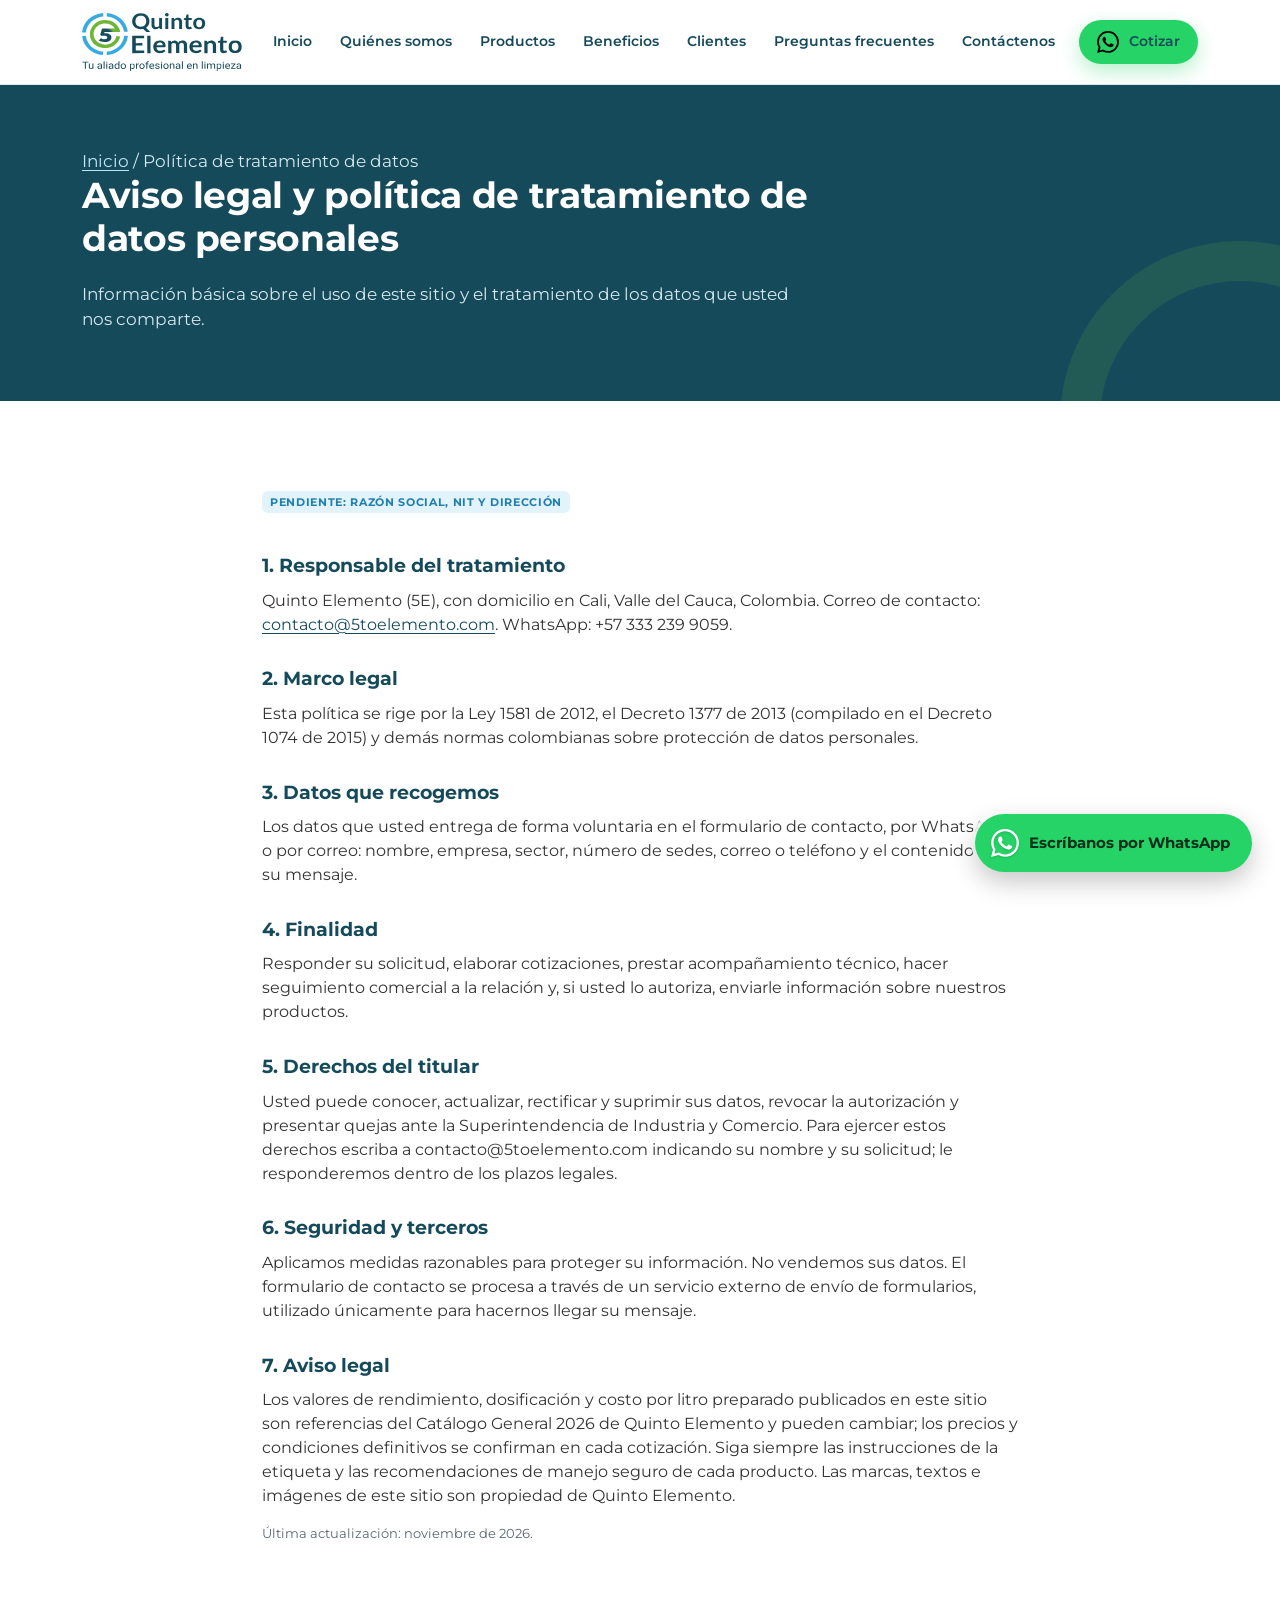
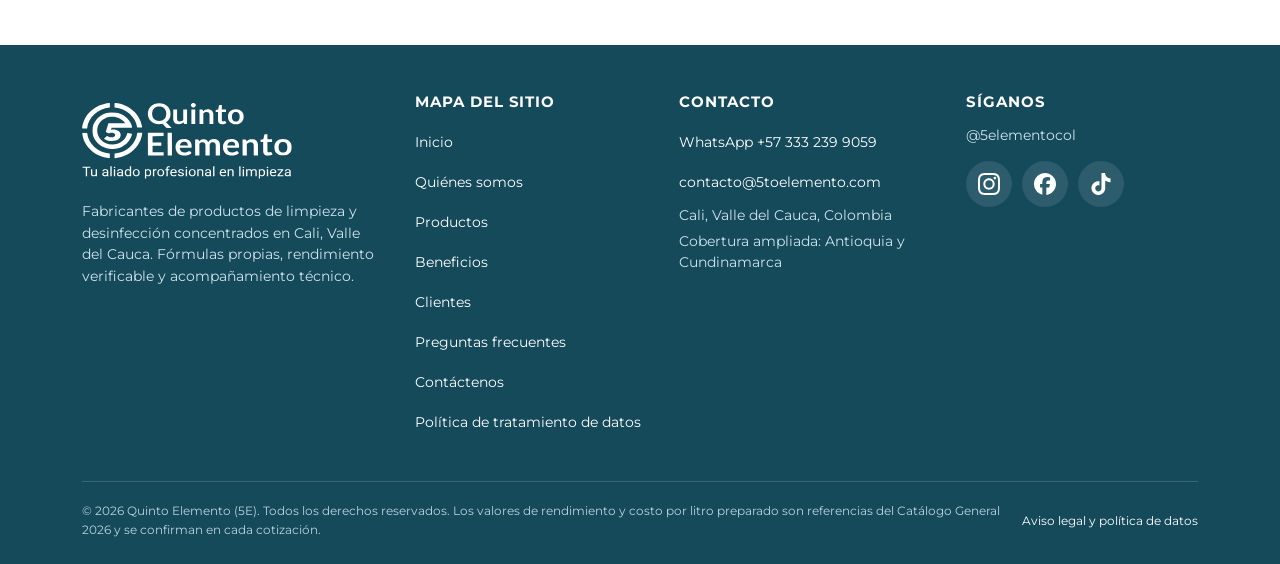
<file: politica-de-datos.html>
<!DOCTYPE html>
<html lang="es-CO">
<head>
<meta charset="utf-8">
<meta name="viewport" content="width=device-width, initial-scale=1">
<title>Política de tratamiento de datos | Quinto Elemento</title>
<meta name="description" content="Aviso legal y política de tratamiento de datos personales de Quinto Elemento (5E), Cali, Valle del Cauca, conforme a la Ley 1581 de 2012.">
<link rel="canonical" href="https://www.5elementocol.com/politica-de-datos">
<meta name="theme-color" content="#154A5B">
<meta property="og:type" content="website">
<meta property="og:locale" content="es_CO">
<meta property="og:site_name" content="Quinto Elemento">
<meta property="og:title" content="Política de tratamiento de datos | Quinto Elemento">
<meta property="og:description" content="Aviso legal y política de tratamiento de datos personales de Quinto Elemento (5E), Cali, Valle del Cauca, conforme a la Ley 1581 de 2012.">
<meta property="og:url" content="https://www.5elementocol.com/politica-de-datos">
<meta property="og:image" content="https://www.5elementocol.com/assets/img/fotos/hero-envases.webp">
<link rel="icon" href="favicon.ico" sizes="32x32">
<link rel="icon" href="favicon.svg" type="image/svg+xml">
<link rel="icon" type="image/png" sizes="16x16" href="favicon-16x16.png">
<link rel="icon" type="image/png" sizes="32x32" href="favicon-32x32.png">
<link rel="apple-touch-icon" sizes="180x180" href="apple-touch-icon.png">
<link rel="manifest" href="site.webmanifest">
<link rel="preload" href="assets/fonts/montserrat-latin.woff2" as="font" type="font/woff2" crossorigin>
<link rel="stylesheet" href="assets/css/styles.css">
</head>
<body>
<a class="skip-link" href="#contenido">Saltar al contenido</a>
<header class="site-header">
  <div class="container">
    <!-- Logotipo a color sobre fondo blanco. No deformar, rotar, recolorear ni agregar efectos. -->
    <a class="logo-link" href="index.html" aria-label="Quinto Elemento, ir al inicio">
      <img src="assets/img/logo/logo-quinto-elemento-color.svg" width="133" height="48" alt="Quinto Elemento. Tu aliado profesional en limpieza">
    </a>
    <button class="menu-toggle" type="button" aria-expanded="false" aria-controls="nav-principal">
      <span class="barras" aria-hidden="true"></span><span>Menú</span>
    </button>
    <nav id="nav-principal" class="nav-principal" aria-label="Navegación principal">
      <ul>
        <li><a href="index.html">Inicio</a></li>
        <li><a href="quienes-somos.html">Quiénes somos</a></li>
        <li><a href="productos.html">Productos</a></li>
        <li><a href="beneficios.html">Beneficios</a></li>
        <li><a href="clientes.html">Clientes</a></li>
        <li><a href="preguntas-frecuentes.html">Preguntas frecuentes</a></li>
        <li><a href="contacto.html">Contáctenos</a></li>
        <li><a class="btn btn--whatsapp nav-cta" href="https://wa.me/573332399059" target="_blank" rel="noopener"><svg viewBox="0 0 24 24" aria-hidden="true" focusable="false"><path d="M17.472 14.382c-.297-.149-1.758-.867-2.03-.967-.273-.099-.471-.148-.67.15-.197.297-.767.966-.94 1.164-.173.199-.347.223-.644.075-.297-.15-1.255-.463-2.39-1.475-.883-.788-1.48-1.761-1.653-2.059-.173-.297-.018-.458.13-.606.134-.133.298-.347.446-.52.149-.174.198-.298.298-.497.099-.198.05-.371-.025-.52-.075-.149-.669-1.612-.916-2.207-.242-.579-.487-.5-.669-.51-.173-.008-.371-.01-.57-.01-.198 0-.52.074-.792.372-.272.297-1.04 1.016-1.04 2.479 0 1.462 1.065 2.875 1.213 3.074.149.198 2.096 3.2 5.077 4.487.709.306 1.262.489 1.694.625.712.227 1.36.195 1.871.118.571-.085 1.758-.719 2.006-1.413.248-.694.248-1.289.173-1.413-.074-.124-.272-.198-.57-.347m-5.421 7.403h-.004a9.87 9.87 0 01-5.031-1.378l-.361-.214-3.741.982.998-3.648-.235-.374a9.86 9.86 0 01-1.51-5.26c.001-5.45 4.436-9.884 9.888-9.884 2.64 0 5.122 1.03 6.988 2.898a9.825 9.825 0 012.893 6.994c-.003 5.45-4.437 9.884-9.885 9.884m8.413-18.297A11.815 11.815 0 0012.05 0C5.495 0 .16 5.335.157 11.892c0 2.096.547 4.142 1.588 5.945L.057 24l6.305-1.654a11.882 11.882 0 005.683 1.448h.005c6.554 0 11.89-5.335 11.893-11.893a11.821 11.821 0 00-3.48-8.413Z"/></svg><span>Cotizar</span></a></li>
      </ul>
    </nav>
  </div>
</header>

<main id="contenido">
<section class="page-hero">
  <div class="container">
    <p class="migas"><a href="index.html">Inicio</a> / Política de tratamiento de datos</p>
    <h1>Aviso legal y política de tratamiento de datos personales</h1>
    <p>Información básica sobre el uso de este sitio y el tratamiento de los datos que usted nos comparte.</p>
  </div>
</section>

<section class="section">
  <div class="container legal">
    <!-- PENDIENTE: completar razón social, NIT y dirección física, y hacer revisar este texto por el asesor legal de la empresa antes de publicar. -->
    <span class="placeholder-tag">Pendiente: razón social, NIT y dirección</span>
    <h2>1. Responsable del tratamiento</h2>
    <p>Quinto Elemento (5E), con domicilio en Cali, Valle del Cauca, Colombia. Correo de contacto: <a href="mailto:contacto@5toelemento.com">contacto@5toelemento.com</a>. WhatsApp: +57 333 239 9059.</p>
    <h2>2. Marco legal</h2>
    <p>Esta política se rige por la Ley 1581 de 2012, el Decreto 1377 de 2013 (compilado en el Decreto 1074 de 2015) y demás normas colombianas sobre protección de datos personales.</p>
    <h2>3. Datos que recogemos</h2>
    <p>Los datos que usted entrega de forma voluntaria en el formulario de contacto, por WhatsApp o por correo: nombre, empresa, sector, número de sedes, correo o teléfono y el contenido de su mensaje.</p>
    <h2>4. Finalidad</h2>
    <p>Responder su solicitud, elaborar cotizaciones, prestar acompañamiento técnico, hacer seguimiento comercial a la relación y, si usted lo autoriza, enviarle información sobre nuestros productos.</p>
    <h2>5. Derechos del titular</h2>
    <p>Usted puede conocer, actualizar, rectificar y suprimir sus datos, revocar la autorización y presentar quejas ante la Superintendencia de Industria y Comercio. Para ejercer estos derechos escriba a contacto@5toelemento.com indicando su nombre y su solicitud; le responderemos dentro de los plazos legales.</p>
    <h2>6. Seguridad y terceros</h2>
    <p>Aplicamos medidas razonables para proteger su información. No vendemos sus datos. El formulario de contacto se procesa a través de un servicio externo de envío de formularios, utilizado únicamente para hacernos llegar su mensaje.</p>
    <h2>7. Aviso legal</h2>
    <p>Los valores de rendimiento, dosificación y costo por litro preparado publicados en este sitio son referencias del Catálogo General 2026 de Quinto Elemento y pueden cambiar; los precios y condiciones definitivos se confirman en cada cotización. Siga siempre las instrucciones de la etiqueta y las recomendaciones de manejo seguro de cada producto. Las marcas, textos e imágenes de este sitio son propiedad de Quinto Elemento.</p>
    <p class="nota">Última actualización: noviembre de 2026.</p>
  </div>
</section>
</main>

<footer class="site-footer">
  <div class="container">
    <div class="footer-grid">
      <div>
        <!-- Logotipo en versión negativa (blanca) sobre azul oscuro corporativo -->
        <img class="footer-logo" src="assets/img/logo/logo-quinto-elemento-negativo.svg" width="210" height="76" alt="Quinto Elemento. Tu aliado profesional en limpieza" loading="lazy">
        <p>Fabricantes de productos de limpieza y desinfección concentrados en Cali, Valle del Cauca. Fórmulas propias, rendimiento verificable y acompañamiento técnico.</p>
      </div>
      <div>
        <h2>Mapa del sitio</h2>
        <ul>
          <li><a href="index.html">Inicio</a></li><li><a href="quienes-somos.html">Quiénes somos</a></li><li><a href="productos.html">Productos</a></li><li><a href="beneficios.html">Beneficios</a></li><li><a href="clientes.html">Clientes</a></li><li><a href="preguntas-frecuentes.html">Preguntas frecuentes</a></li><li><a href="contacto.html">Contáctenos</a></li>
          <li><a href="politica-de-datos.html">Política de tratamiento de datos</a></li>
        </ul>
      </div>
      <div>
        <h2>Contacto</h2>
        <ul>
          <li><a href="https://wa.me/573332399059" target="_blank" rel="noopener">WhatsApp +57 333 239 9059</a></li>
          <li><a href="mailto:contacto@5toelemento.com">contacto@5toelemento.com</a></li>
          <li>Cali, Valle del Cauca, Colombia</li>
          <li>Cobertura ampliada: Antioquia y Cundinamarca</li>
        </ul>
      </div>
      <div>
        <h2>Síganos</h2>
        <p class="mb-0">@5elementocol</p>
        <div class="footer-redes">
          <a href="https://www.instagram.com/5elementocol/" target="_blank" rel="noopener" aria-label="Instagram de Quinto Elemento (@5elementocol)"><svg viewBox="0 0 24 24" aria-hidden="true" focusable="false"><path d="M7.0301.084c-1.2768.0602-2.1487.264-2.911.5634-.7888.3075-1.4575.72-2.1228 1.3877-.6652.6677-1.075 1.3368-1.3802 2.127-.2954.7638-.4956 1.6365-.552 2.914-.0564 1.2775-.0689 1.6882-.0626 4.947.0062 3.2586.0206 3.6671.0825 4.9473.061 1.2765.264 2.1482.5635 2.9107.308.7889.72 1.4573 1.388 2.1228.6679.6655 1.3365 1.0743 2.1285 1.38.7632.295 1.6361.4961 2.9134.552 1.2773.056 1.6884.069 4.9462.0627 3.2578-.0062 3.668-.0207 4.9478-.0814 1.28-.0607 2.147-.2652 2.9098-.5633.7889-.3086 1.4578-.72 2.1228-1.3881.665-.6682 1.0745-1.3378 1.3795-2.1284.2957-.7632.4966-1.636.552-2.9124.056-1.2809.0692-1.6898.063-4.948-.0063-3.2583-.021-3.6668-.0817-4.9465-.0607-1.2797-.264-2.1487-.5633-2.9117-.3084-.7889-.72-1.4568-1.3876-2.1228C21.2982 1.33 20.628.9208 19.8378.6165 19.074.321 18.2017.1197 16.9244.0645 15.6471.0093 15.236-.005 11.977.0014 8.718.0076 8.31.0215 7.0301.0839m.1402 21.6932c-1.17-.0509-1.8053-.2453-2.2287-.408-.5606-.216-.96-.4771-1.3819-.895-.422-.4178-.6811-.8186-.9-1.378-.1644-.4234-.3624-1.058-.4171-2.228-.0595-1.2645-.072-1.6442-.079-4.848-.007-3.2037.0053-3.583.0607-4.848.05-1.169.2456-1.805.408-2.2282.216-.5613.4762-.96.895-1.3816.4188-.4217.8184-.6814 1.3783-.9003.423-.1651 1.0575-.3614 2.227-.4171 1.2655-.06 1.6447-.072 4.848-.079 3.2033-.007 3.5835.005 4.8495.0608 1.169.0508 1.8053.2445 2.228.408.5608.216.96.4754 1.3816.895.4217.4194.6816.8176.9005 1.3787.1653.4217.3617 1.056.4169 2.2263.0602 1.2655.0739 1.645.0796 4.848.0058 3.203-.0055 3.5834-.061 4.848-.051 1.17-.245 1.8055-.408 2.2294-.216.5604-.4763.96-.8954 1.3814-.419.4215-.8181.6811-1.3783.9-.4224.1649-1.0577.3617-2.2262.4174-1.2656.0595-1.6448.072-4.8493.079-3.2045.007-3.5825-.006-4.848-.0608M16.953 5.5864A1.44 1.44 0 1 0 18.39 4.144a1.44 1.44 0 0 0-1.437 1.4424M5.8385 12.012c.0067 3.4032 2.7706 6.1557 6.173 6.1493 3.4026-.0065 6.157-2.7701 6.1506-6.1733-.0065-3.4032-2.771-6.1565-6.174-6.1498-3.403.0067-6.156 2.771-6.1496 6.1738M8 12.0077a4 4 0 1 1 4.008 3.9921A3.9996 3.9996 0 0 1 8 12.0077"/></svg></a>
          <a href="https://www.facebook.com/5elementocol" target="_blank" rel="noopener" aria-label="Facebook de Quinto Elemento (5elementocol)"><svg viewBox="0 0 24 24" aria-hidden="true" focusable="false"><path d="M9.101 23.691v-7.98H6.627v-3.667h2.474v-1.58c0-4.085 1.848-5.978 5.858-5.978.401 0 .955.042 1.468.103a8.68 8.68 0 0 1 1.141.195v3.325a8.623 8.623 0 0 0-.653-.036 26.805 26.805 0 0 0-.733-.009c-.707 0-1.259.096-1.675.309a1.686 1.686 0 0 0-.679.622c-.258.42-.374.995-.374 1.752v1.297h3.919l-.386 2.103-.287 1.564h-3.246v8.245C19.396 23.238 24 18.179 24 12.044c0-6.627-5.373-12-12-12s-12 5.373-12 12c0 5.628 3.874 10.35 9.101 11.647Z"/></svg></a>
          <a href="https://www.tiktok.com/@5elementocol" target="_blank" rel="noopener" aria-label="TikTok de Quinto Elemento (@5elementocol)"><svg viewBox="0 0 24 24" aria-hidden="true" focusable="false"><path d="M12.525.02c1.31-.02 2.61-.01 3.91-.02.08 1.53.63 3.09 1.75 4.17 1.12 1.11 2.7 1.62 4.24 1.79v4.03c-1.44-.05-2.89-.35-4.2-.97-.57-.26-1.1-.59-1.62-.93-.01 2.92.01 5.84-.02 8.75-.08 1.4-.54 2.79-1.35 3.94-1.31 1.92-3.58 3.17-5.91 3.21-1.43.08-2.86-.31-4.08-1.03-2.02-1.19-3.44-3.37-3.65-5.71-.02-.5-.03-1-.01-1.49.18-1.9 1.12-3.72 2.58-4.96 1.66-1.44 3.98-2.13 6.15-1.72.02 1.48-.04 2.96-.04 4.44-.99-.32-2.15-.23-3.02.37-.63.41-1.11 1.04-1.36 1.75-.21.51-.15 1.07-.14 1.61.24 1.64 1.82 3.02 3.5 2.87 1.12-.01 2.19-.66 2.77-1.61.19-.33.4-.67.41-1.06.1-1.79.06-3.57.07-5.36.01-4.03-.01-8.05.02-12.07z"/></svg></a>
        </div>
      </div>
    </div>
    <div class="footer-legal">
      <p>© <span id="anio">2026</span> Quinto Elemento (5E). Todos los derechos reservados. Los valores de rendimiento y costo por litro preparado son referencias del Catálogo General 2026 y se confirman en cada cotización.</p>
      <p><a href="politica-de-datos.html">Aviso legal y política de datos</a></p>
    </div>
  </div>
</footer>

<!-- Botón flotante de WhatsApp: visible en TODAS las páginas (esquina inferior derecha) -->
<a class="wa-flotante" href="https://wa.me/573332399059" target="_blank" rel="noopener" aria-label="Escríbanos por WhatsApp"><svg viewBox="0 0 24 24" aria-hidden="true" focusable="false"><path d="M17.472 14.382c-.297-.149-1.758-.867-2.03-.967-.273-.099-.471-.148-.67.15-.197.297-.767.966-.94 1.164-.173.199-.347.223-.644.075-.297-.15-1.255-.463-2.39-1.475-.883-.788-1.48-1.761-1.653-2.059-.173-.297-.018-.458.13-.606.134-.133.298-.347.446-.52.149-.174.198-.298.298-.497.099-.198.05-.371-.025-.52-.075-.149-.669-1.612-.916-2.207-.242-.579-.487-.5-.669-.51-.173-.008-.371-.01-.57-.01-.198 0-.52.074-.792.372-.272.297-1.04 1.016-1.04 2.479 0 1.462 1.065 2.875 1.213 3.074.149.198 2.096 3.2 5.077 4.487.709.306 1.262.489 1.694.625.712.227 1.36.195 1.871.118.571-.085 1.758-.719 2.006-1.413.248-.694.248-1.289.173-1.413-.074-.124-.272-.198-.57-.347m-5.421 7.403h-.004a9.87 9.87 0 01-5.031-1.378l-.361-.214-3.741.982.998-3.648-.235-.374a9.86 9.86 0 01-1.51-5.26c.001-5.45 4.436-9.884 9.888-9.884 2.64 0 5.122 1.03 6.988 2.898a9.825 9.825 0 012.893 6.994c-.003 5.45-4.437 9.884-9.885 9.884m8.413-18.297A11.815 11.815 0 0012.05 0C5.495 0 .16 5.335.157 11.892c0 2.096.547 4.142 1.588 5.945L.057 24l6.305-1.654a11.882 11.882 0 005.683 1.448h.005c6.554 0 11.89-5.335 11.893-11.893a11.821 11.821 0 00-3.48-8.413Z"/></svg><span class="wa-texto">Escríbanos por WhatsApp</span></a>

<script src="assets/js/main.js" defer></script>
</body>
</html>
</file>
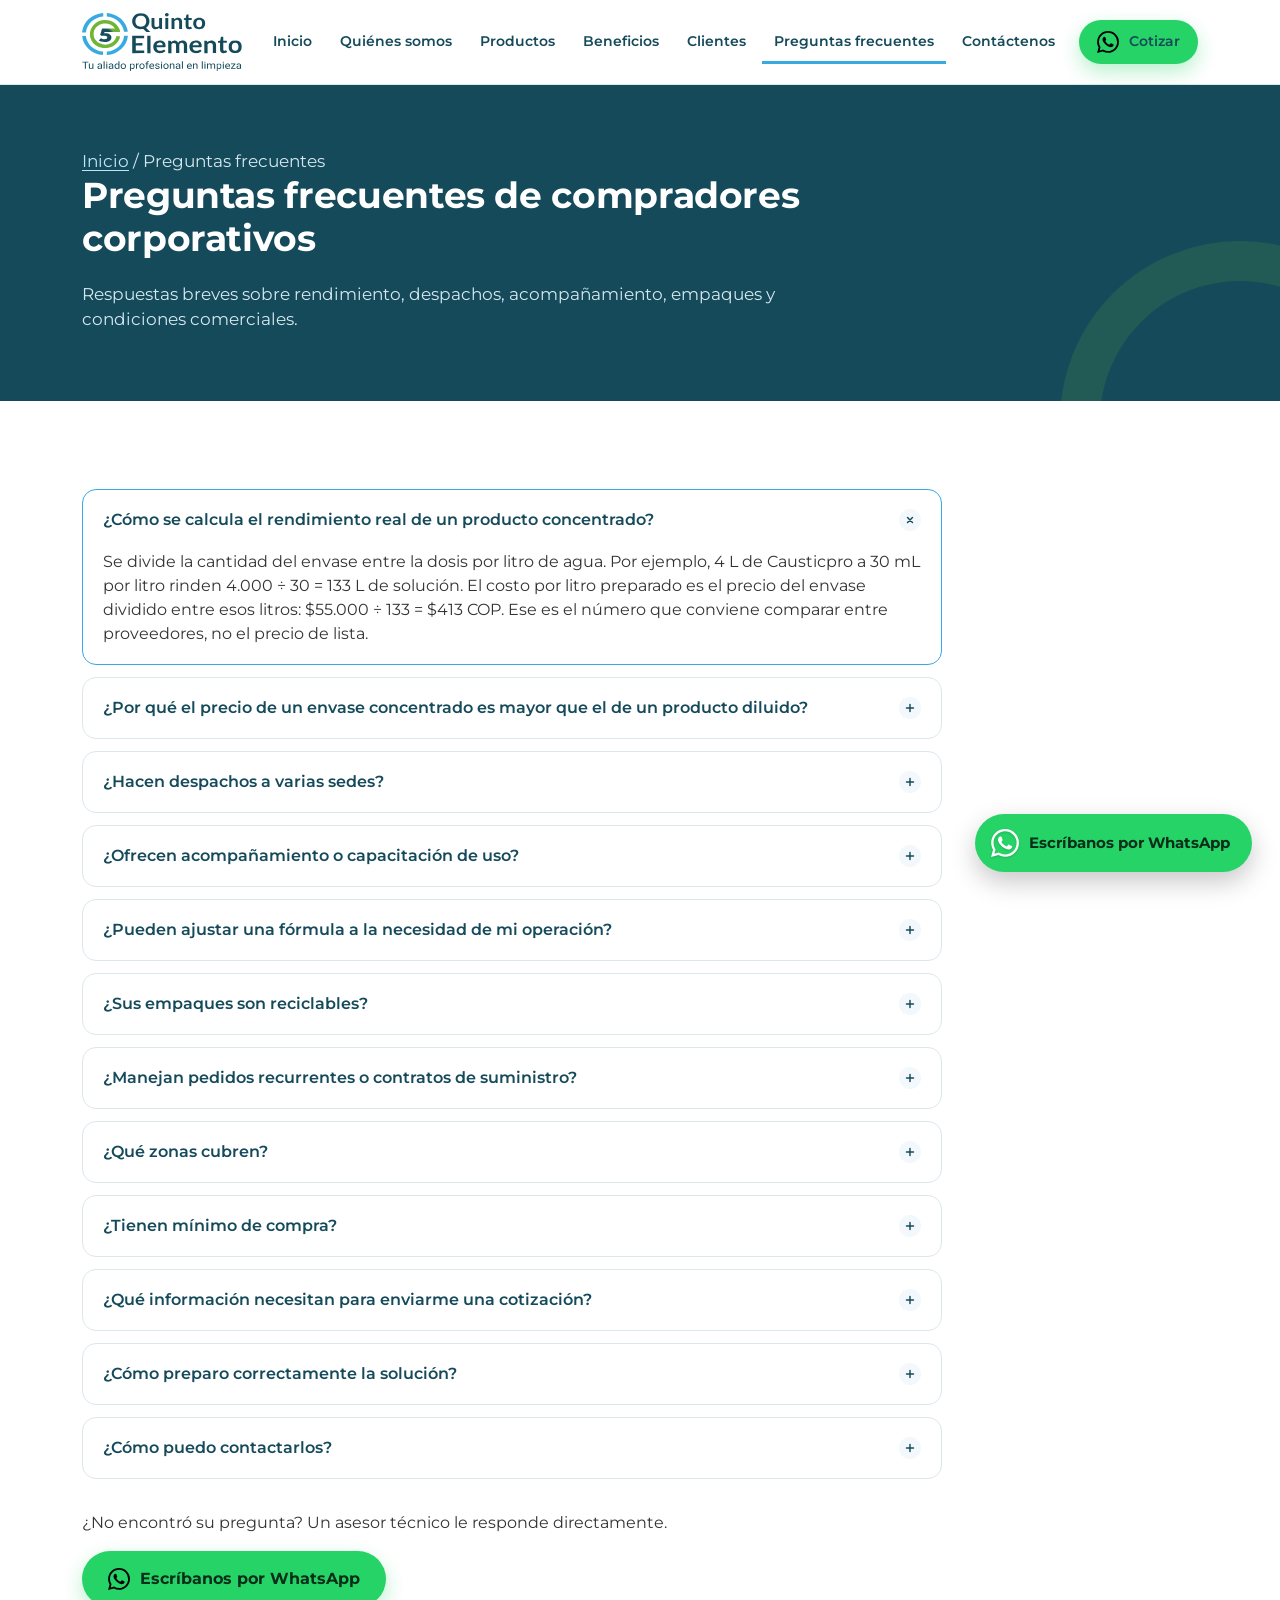
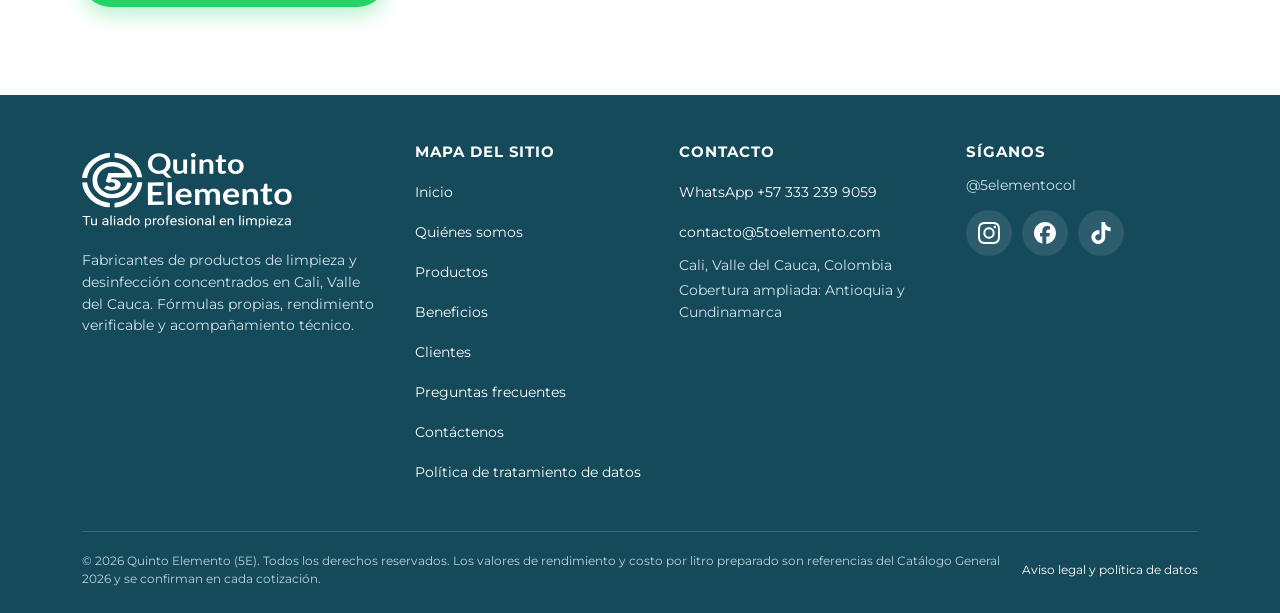
<file: preguntas-frecuentes.html>
<!DOCTYPE html>
<html lang="es-CO">
<head>
<meta charset="utf-8">
<meta name="viewport" content="width=device-width, initial-scale=1">
<title>Preguntas frecuentes | Proveedor de productos de limpieza concentrados en Cali</title>
<meta name="description" content="Rendimiento real de productos concentrados, despachos a varias sedes, capacitación, empaques reciclados, pedidos recurrentes y cobertura en Valle del Cauca, Antioquia y Cundinamarca.">
<link rel="canonical" href="https://www.5elementocol.com/preguntas-frecuentes">
<meta name="theme-color" content="#154A5B">
<meta property="og:type" content="website">
<meta property="og:locale" content="es_CO">
<meta property="og:site_name" content="Quinto Elemento">
<meta property="og:title" content="Preguntas frecuentes | Proveedor de productos de limpieza concentrados en Cali">
<meta property="og:description" content="Rendimiento real de productos concentrados, despachos a varias sedes, capacitación, empaques reciclados, pedidos recurrentes y cobertura en Valle del Cauca, Antioquia y Cundinamarca.">
<meta property="og:url" content="https://www.5elementocol.com/preguntas-frecuentes">
<meta property="og:image" content="https://www.5elementocol.com/assets/img/fotos/hero-envases.webp">
<link rel="icon" href="favicon.ico" sizes="32x32">
<link rel="icon" href="favicon.svg" type="image/svg+xml">
<link rel="icon" type="image/png" sizes="16x16" href="favicon-16x16.png">
<link rel="icon" type="image/png" sizes="32x32" href="favicon-32x32.png">
<link rel="apple-touch-icon" sizes="180x180" href="apple-touch-icon.png">
<link rel="manifest" href="site.webmanifest">
<link rel="preload" href="assets/fonts/montserrat-latin.woff2" as="font" type="font/woff2" crossorigin>
<link rel="stylesheet" href="assets/css/styles.css">
<script type="application/ld+json">{"@context": "https://schema.org", "@type": "FAQPage", "mainEntity": [{"@type": "Question", "name": "¿Cómo se calcula el rendimiento real de un producto concentrado?", "acceptedAnswer": {"@type": "Answer", "text": "Se divide la cantidad del envase entre la dosis por litro de agua. Por ejemplo, 4 L de Causticpro a 30 mL por litro rinden 4.000 ÷ 30 = 133 L de solución. El costo por litro preparado es el precio del envase dividido entre esos litros: $55.000 ÷ 133 = $413 COP. Ese es el número que conviene comparar entre proveedores, no el precio de lista."}}, {"@type": "Question", "name": "¿Por qué el precio de un envase concentrado es mayor que el de un producto diluido?", "acceptedAnswer": {"@type": "Answer", "text": "Porque el producto diluido ya trae el agua incluida. Un envase concentrado rinde muchas veces su volumen, así que el costo por litro listo para usar suele ser menor, y además transporta y almacena menos envases. Puede comprobarlo con la calculadora de la sección Beneficios."}}, {"@type": "Question", "name": "¿Hacen despachos a varias sedes?", "acceptedAnswer": {"@type": "Answer", "text": "Sí. Coordinamos entregas a las diferentes sedes de su empresa según la programación acordada. En la cotización detallamos productos, cantidades y condiciones de entrega por sede y por ciudad."}}, {"@type": "Question", "name": "¿Ofrecen acompañamiento o capacitación de uso?", "acceptedAnswer": {"@type": "Answer", "text": "Sí, y hace parte de la compra. Le asesoramos en la dosificación correcta según el nivel de suciedad, el tiempo de acción y el manejo seguro de cada producto, y capacitamos a su personal en la preparación de las soluciones."}}, {"@type": "Question", "name": "¿Pueden ajustar una fórmula a la necesidad de mi operación?", "acceptedAnswer": {"@type": "Answer", "text": "Sí. Como fabricamos directamente nuestras fórmulas, podemos ajustarlas a su tipo de superficie y de suciedad. Cuéntenos el caso y un asesor técnico le indicará si basta con ajustar la dosis o si conviene una formulación a la medida."}}, {"@type": "Question", "name": "¿Sus empaques son reciclables?", "acceptedAnswer": {"@type": "Answer", "text": "Nuestros envases son de plástico 100% reciclado como estándar en todo el portafolio. Una vez vacíos y enjuagados, puede entregarlos a su gestor de residuos aprovechables. Al ser productos concentrados, además, usted genera menos envases por litro de solución."}}, {"@type": "Question", "name": "¿Manejan pedidos recurrentes o contratos de suministro?", "acceptedAnswer": {"@type": "Answer", "text": "Sí. Para empresas con consumo constante podemos programar pedidos periódicos por sede, con cantidades y frecuencia definidas en una cotización formal, y revisar el consumo real para ajustar dosis y cantidades."}}, {"@type": "Question", "name": "¿Qué zonas cubren?", "acceptedAnswer": {"@type": "Answer", "text": "Fabricamos en Cali y atendemos el Valle del Cauca, con cobertura ampliada hacia Antioquia y Cundinamarca. Si su empresa tiene sedes en otras ciudades, escríbanos y revisamos el caso."}}, {"@type": "Question", "name": "¿Tienen mínimo de compra?", "acceptedAnswer": {"@type": "Answer", "text": "Las condiciones de compra dependen de la ciudad de entrega y de las presentaciones que necesite (desde 400 mL hasta 20 L). Se las indicamos de forma explícita en la cotización, antes de cualquier compromiso."}}, {"@type": "Question", "name": "¿Qué información necesitan para enviarme una cotización?", "acceptedAnswer": {"@type": "Answer", "text": "Nos ayuda saber su sector, el número de sedes, las áreas que limpia (cocina, pisos, obra, vidrios, vehículos), el producto que usa hoy y su consumo aproximado al mes. Con eso le proponemos productos, dosis y presentaciones."}}, {"@type": "Question", "name": "¿Cómo preparo correctamente la solución?", "acceptedAnswer": {"@type": "Answer", "text": "Primero el agua y luego el producto concentrado, en la dosis indicada en la etiqueta según el nivel de suciedad. Aplique, respete el tiempo de acción y enjuague cuando corresponda. Use guantes y gafas, y nunca mezcle productos clorados con ácidos o amonios."}}, {"@type": "Question", "name": "¿Cómo puedo contactarlos?", "acceptedAnswer": {"@type": "Answer", "text": "El canal más rápido es WhatsApp: +57 333 239 9059. También puede escribirnos a contacto@5toelemento.com, usar el formulario de la página Contáctenos o buscarnos en Instagram, Facebook y TikTok como @5elementocol."}}]}</script>
</head>
<body>
<a class="skip-link" href="#contenido">Saltar al contenido</a>
<header class="site-header">
  <div class="container">
    <!-- Logotipo a color sobre fondo blanco. No deformar, rotar, recolorear ni agregar efectos. -->
    <a class="logo-link" href="index.html" aria-label="Quinto Elemento, ir al inicio">
      <img src="assets/img/logo/logo-quinto-elemento-color.svg" width="133" height="48" alt="Quinto Elemento. Tu aliado profesional en limpieza">
    </a>
    <button class="menu-toggle" type="button" aria-expanded="false" aria-controls="nav-principal">
      <span class="barras" aria-hidden="true"></span><span>Menú</span>
    </button>
    <nav id="nav-principal" class="nav-principal" aria-label="Navegación principal">
      <ul>
        <li><a href="index.html">Inicio</a></li>
        <li><a href="quienes-somos.html">Quiénes somos</a></li>
        <li><a href="productos.html">Productos</a></li>
        <li><a href="beneficios.html">Beneficios</a></li>
        <li><a href="clientes.html">Clientes</a></li>
        <li><a href="preguntas-frecuentes.html" aria-current="page">Preguntas frecuentes</a></li>
        <li><a href="contacto.html">Contáctenos</a></li>
        <li><a class="btn btn--whatsapp nav-cta" href="https://wa.me/573332399059" target="_blank" rel="noopener"><svg viewBox="0 0 24 24" aria-hidden="true" focusable="false"><path d="M17.472 14.382c-.297-.149-1.758-.867-2.03-.967-.273-.099-.471-.148-.67.15-.197.297-.767.966-.94 1.164-.173.199-.347.223-.644.075-.297-.15-1.255-.463-2.39-1.475-.883-.788-1.48-1.761-1.653-2.059-.173-.297-.018-.458.13-.606.134-.133.298-.347.446-.52.149-.174.198-.298.298-.497.099-.198.05-.371-.025-.52-.075-.149-.669-1.612-.916-2.207-.242-.579-.487-.5-.669-.51-.173-.008-.371-.01-.57-.01-.198 0-.52.074-.792.372-.272.297-1.04 1.016-1.04 2.479 0 1.462 1.065 2.875 1.213 3.074.149.198 2.096 3.2 5.077 4.487.709.306 1.262.489 1.694.625.712.227 1.36.195 1.871.118.571-.085 1.758-.719 2.006-1.413.248-.694.248-1.289.173-1.413-.074-.124-.272-.198-.57-.347m-5.421 7.403h-.004a9.87 9.87 0 01-5.031-1.378l-.361-.214-3.741.982.998-3.648-.235-.374a9.86 9.86 0 01-1.51-5.26c.001-5.45 4.436-9.884 9.888-9.884 2.64 0 5.122 1.03 6.988 2.898a9.825 9.825 0 012.893 6.994c-.003 5.45-4.437 9.884-9.885 9.884m8.413-18.297A11.815 11.815 0 0012.05 0C5.495 0 .16 5.335.157 11.892c0 2.096.547 4.142 1.588 5.945L.057 24l6.305-1.654a11.882 11.882 0 005.683 1.448h.005c6.554 0 11.89-5.335 11.893-11.893a11.821 11.821 0 00-3.48-8.413Z"/></svg><span>Cotizar</span></a></li>
      </ul>
    </nav>
  </div>
</header>

<main id="contenido">
<section class="page-hero">
  <div class="container">
    <p class="migas"><a href="index.html">Inicio</a> / Preguntas frecuentes</p>
    <h1>Preguntas frecuentes de compradores corporativos</h1>
    <p>Respuestas breves sobre rendimiento, despachos, acompañamiento, empaques y condiciones comerciales.</p>
  </div>
</section>

<section class="section">
  <div class="container">
    <div class="faq">
      <details open><summary>¿Cómo se calcula el rendimiento real de un producto concentrado?</summary><div class="respuesta"><p>Se divide la cantidad del envase entre la dosis por litro de agua. Por ejemplo, 4 L de Causticpro a 30 mL por litro rinden 4.000 ÷ 30 = 133 L de solución. El costo por litro preparado es el precio del envase dividido entre esos litros: $55.000 ÷ 133 = $413 COP. Ese es el número que conviene comparar entre proveedores, no el precio de lista.</p></div></details>
      <details><summary>¿Por qué el precio de un envase concentrado es mayor que el de un producto diluido?</summary><div class="respuesta"><p>Porque el producto diluido ya trae el agua incluida. Un envase concentrado rinde muchas veces su volumen, así que el costo por litro listo para usar suele ser menor, y además transporta y almacena menos envases. Puede comprobarlo con la calculadora de la sección Beneficios.</p></div></details>
      <details><summary>¿Hacen despachos a varias sedes?</summary><div class="respuesta"><p>Sí. Coordinamos entregas a las diferentes sedes de su empresa según la programación acordada. En la cotización detallamos productos, cantidades y condiciones de entrega por sede y por ciudad.</p></div></details>
      <details><summary>¿Ofrecen acompañamiento o capacitación de uso?</summary><div class="respuesta"><p>Sí, y hace parte de la compra. Le asesoramos en la dosificación correcta según el nivel de suciedad, el tiempo de acción y el manejo seguro de cada producto, y capacitamos a su personal en la preparación de las soluciones.</p></div></details>
      <details><summary>¿Pueden ajustar una fórmula a la necesidad de mi operación?</summary><div class="respuesta"><p>Sí. Como fabricamos directamente nuestras fórmulas, podemos ajustarlas a su tipo de superficie y de suciedad. Cuéntenos el caso y un asesor técnico le indicará si basta con ajustar la dosis o si conviene una formulación a la medida.</p></div></details>
      <details><summary>¿Sus empaques son reciclables?</summary><div class="respuesta"><p>Nuestros envases son de plástico 100% reciclado como estándar en todo el portafolio. Una vez vacíos y enjuagados, puede entregarlos a su gestor de residuos aprovechables. Al ser productos concentrados, además, usted genera menos envases por litro de solución.</p></div></details>
      <details><summary>¿Manejan pedidos recurrentes o contratos de suministro?</summary><div class="respuesta"><p>Sí. Para empresas con consumo constante podemos programar pedidos periódicos por sede, con cantidades y frecuencia definidas en una cotización formal, y revisar el consumo real para ajustar dosis y cantidades.</p></div></details>
      <details><summary>¿Qué zonas cubren?</summary><div class="respuesta"><p>Fabricamos en Cali y atendemos el Valle del Cauca, con cobertura ampliada hacia Antioquia y Cundinamarca. Si su empresa tiene sedes en otras ciudades, escríbanos y revisamos el caso.</p></div></details>
      <details><summary>¿Tienen mínimo de compra?</summary><div class="respuesta"><p>Las condiciones de compra dependen de la ciudad de entrega y de las presentaciones que necesite (desde 400 mL hasta 20 L). Se las indicamos de forma explícita en la cotización, antes de cualquier compromiso.</p></div></details>
      <details><summary>¿Qué información necesitan para enviarme una cotización?</summary><div class="respuesta"><p>Nos ayuda saber su sector, el número de sedes, las áreas que limpia (cocina, pisos, obra, vidrios, vehículos), el producto que usa hoy y su consumo aproximado al mes. Con eso le proponemos productos, dosis y presentaciones.</p></div></details>
      <details><summary>¿Cómo preparo correctamente la solución?</summary><div class="respuesta"><p>Primero el agua y luego el producto concentrado, en la dosis indicada en la etiqueta según el nivel de suciedad. Aplique, respete el tiempo de acción y enjuague cuando corresponda. Use guantes y gafas, y nunca mezcle productos clorados con ácidos o amonios.</p></div></details>
      <details><summary>¿Cómo puedo contactarlos?</summary><div class="respuesta"><p>El canal más rápido es WhatsApp: +57 333 239 9059. También puede escribirnos a contacto@5toelemento.com, usar el formulario de la página Contáctenos o buscarnos en Instagram, Facebook y TikTok como @5elementocol.</p></div></details>
    </div>
    <p class="mt-2">¿No encontró su pregunta? Un asesor técnico le responde directamente.</p>
    <a class="btn btn--whatsapp " href="https://wa.me/573332399059" target="_blank" rel="noopener"><svg viewBox="0 0 24 24" aria-hidden="true" focusable="false"><path d="M17.472 14.382c-.297-.149-1.758-.867-2.03-.967-.273-.099-.471-.148-.67.15-.197.297-.767.966-.94 1.164-.173.199-.347.223-.644.075-.297-.15-1.255-.463-2.39-1.475-.883-.788-1.48-1.761-1.653-2.059-.173-.297-.018-.458.13-.606.134-.133.298-.347.446-.52.149-.174.198-.298.298-.497.099-.198.05-.371-.025-.52-.075-.149-.669-1.612-.916-2.207-.242-.579-.487-.5-.669-.51-.173-.008-.371-.01-.57-.01-.198 0-.52.074-.792.372-.272.297-1.04 1.016-1.04 2.479 0 1.462 1.065 2.875 1.213 3.074.149.198 2.096 3.2 5.077 4.487.709.306 1.262.489 1.694.625.712.227 1.36.195 1.871.118.571-.085 1.758-.719 2.006-1.413.248-.694.248-1.289.173-1.413-.074-.124-.272-.198-.57-.347m-5.421 7.403h-.004a9.87 9.87 0 01-5.031-1.378l-.361-.214-3.741.982.998-3.648-.235-.374a9.86 9.86 0 01-1.51-5.26c.001-5.45 4.436-9.884 9.888-9.884 2.64 0 5.122 1.03 6.988 2.898a9.825 9.825 0 012.893 6.994c-.003 5.45-4.437 9.884-9.885 9.884m8.413-18.297A11.815 11.815 0 0012.05 0C5.495 0 .16 5.335.157 11.892c0 2.096.547 4.142 1.588 5.945L.057 24l6.305-1.654a11.882 11.882 0 005.683 1.448h.005c6.554 0 11.89-5.335 11.893-11.893a11.821 11.821 0 00-3.48-8.413Z"/></svg><span>Escríbanos por WhatsApp</span></a>
  </div>
</section>
</main>

<footer class="site-footer">
  <div class="container">
    <div class="footer-grid">
      <div>
        <!-- Logotipo en versión negativa (blanca) sobre azul oscuro corporativo -->
        <img class="footer-logo" src="assets/img/logo/logo-quinto-elemento-negativo.svg" width="210" height="76" alt="Quinto Elemento. Tu aliado profesional en limpieza" loading="lazy">
        <p>Fabricantes de productos de limpieza y desinfección concentrados en Cali, Valle del Cauca. Fórmulas propias, rendimiento verificable y acompañamiento técnico.</p>
      </div>
      <div>
        <h2>Mapa del sitio</h2>
        <ul>
          <li><a href="index.html">Inicio</a></li><li><a href="quienes-somos.html">Quiénes somos</a></li><li><a href="productos.html">Productos</a></li><li><a href="beneficios.html">Beneficios</a></li><li><a href="clientes.html">Clientes</a></li><li><a href="preguntas-frecuentes.html">Preguntas frecuentes</a></li><li><a href="contacto.html">Contáctenos</a></li>
          <li><a href="politica-de-datos.html">Política de tratamiento de datos</a></li>
        </ul>
      </div>
      <div>
        <h2>Contacto</h2>
        <ul>
          <li><a href="https://wa.me/573332399059" target="_blank" rel="noopener">WhatsApp +57 333 239 9059</a></li>
          <li><a href="mailto:contacto@5toelemento.com">contacto@5toelemento.com</a></li>
          <li>Cali, Valle del Cauca, Colombia</li>
          <li>Cobertura ampliada: Antioquia y Cundinamarca</li>
        </ul>
      </div>
      <div>
        <h2>Síganos</h2>
        <p class="mb-0">@5elementocol</p>
        <div class="footer-redes">
          <a href="https://www.instagram.com/5elementocol/" target="_blank" rel="noopener" aria-label="Instagram de Quinto Elemento (@5elementocol)"><svg viewBox="0 0 24 24" aria-hidden="true" focusable="false"><path d="M7.0301.084c-1.2768.0602-2.1487.264-2.911.5634-.7888.3075-1.4575.72-2.1228 1.3877-.6652.6677-1.075 1.3368-1.3802 2.127-.2954.7638-.4956 1.6365-.552 2.914-.0564 1.2775-.0689 1.6882-.0626 4.947.0062 3.2586.0206 3.6671.0825 4.9473.061 1.2765.264 2.1482.5635 2.9107.308.7889.72 1.4573 1.388 2.1228.6679.6655 1.3365 1.0743 2.1285 1.38.7632.295 1.6361.4961 2.9134.552 1.2773.056 1.6884.069 4.9462.0627 3.2578-.0062 3.668-.0207 4.9478-.0814 1.28-.0607 2.147-.2652 2.9098-.5633.7889-.3086 1.4578-.72 2.1228-1.3881.665-.6682 1.0745-1.3378 1.3795-2.1284.2957-.7632.4966-1.636.552-2.9124.056-1.2809.0692-1.6898.063-4.948-.0063-3.2583-.021-3.6668-.0817-4.9465-.0607-1.2797-.264-2.1487-.5633-2.9117-.3084-.7889-.72-1.4568-1.3876-2.1228C21.2982 1.33 20.628.9208 19.8378.6165 19.074.321 18.2017.1197 16.9244.0645 15.6471.0093 15.236-.005 11.977.0014 8.718.0076 8.31.0215 7.0301.0839m.1402 21.6932c-1.17-.0509-1.8053-.2453-2.2287-.408-.5606-.216-.96-.4771-1.3819-.895-.422-.4178-.6811-.8186-.9-1.378-.1644-.4234-.3624-1.058-.4171-2.228-.0595-1.2645-.072-1.6442-.079-4.848-.007-3.2037.0053-3.583.0607-4.848.05-1.169.2456-1.805.408-2.2282.216-.5613.4762-.96.895-1.3816.4188-.4217.8184-.6814 1.3783-.9003.423-.1651 1.0575-.3614 2.227-.4171 1.2655-.06 1.6447-.072 4.848-.079 3.2033-.007 3.5835.005 4.8495.0608 1.169.0508 1.8053.2445 2.228.408.5608.216.96.4754 1.3816.895.4217.4194.6816.8176.9005 1.3787.1653.4217.3617 1.056.4169 2.2263.0602 1.2655.0739 1.645.0796 4.848.0058 3.203-.0055 3.5834-.061 4.848-.051 1.17-.245 1.8055-.408 2.2294-.216.5604-.4763.96-.8954 1.3814-.419.4215-.8181.6811-1.3783.9-.4224.1649-1.0577.3617-2.2262.4174-1.2656.0595-1.6448.072-4.8493.079-3.2045.007-3.5825-.006-4.848-.0608M16.953 5.5864A1.44 1.44 0 1 0 18.39 4.144a1.44 1.44 0 0 0-1.437 1.4424M5.8385 12.012c.0067 3.4032 2.7706 6.1557 6.173 6.1493 3.4026-.0065 6.157-2.7701 6.1506-6.1733-.0065-3.4032-2.771-6.1565-6.174-6.1498-3.403.0067-6.156 2.771-6.1496 6.1738M8 12.0077a4 4 0 1 1 4.008 3.9921A3.9996 3.9996 0 0 1 8 12.0077"/></svg></a>
          <a href="https://www.facebook.com/5elementocol" target="_blank" rel="noopener" aria-label="Facebook de Quinto Elemento (5elementocol)"><svg viewBox="0 0 24 24" aria-hidden="true" focusable="false"><path d="M9.101 23.691v-7.98H6.627v-3.667h2.474v-1.58c0-4.085 1.848-5.978 5.858-5.978.401 0 .955.042 1.468.103a8.68 8.68 0 0 1 1.141.195v3.325a8.623 8.623 0 0 0-.653-.036 26.805 26.805 0 0 0-.733-.009c-.707 0-1.259.096-1.675.309a1.686 1.686 0 0 0-.679.622c-.258.42-.374.995-.374 1.752v1.297h3.919l-.386 2.103-.287 1.564h-3.246v8.245C19.396 23.238 24 18.179 24 12.044c0-6.627-5.373-12-12-12s-12 5.373-12 12c0 5.628 3.874 10.35 9.101 11.647Z"/></svg></a>
          <a href="https://www.tiktok.com/@5elementocol" target="_blank" rel="noopener" aria-label="TikTok de Quinto Elemento (@5elementocol)"><svg viewBox="0 0 24 24" aria-hidden="true" focusable="false"><path d="M12.525.02c1.31-.02 2.61-.01 3.91-.02.08 1.53.63 3.09 1.75 4.17 1.12 1.11 2.7 1.62 4.24 1.79v4.03c-1.44-.05-2.89-.35-4.2-.97-.57-.26-1.1-.59-1.62-.93-.01 2.92.01 5.84-.02 8.75-.08 1.4-.54 2.79-1.35 3.94-1.31 1.92-3.58 3.17-5.91 3.21-1.43.08-2.86-.31-4.08-1.03-2.02-1.19-3.44-3.37-3.65-5.71-.02-.5-.03-1-.01-1.49.18-1.9 1.12-3.72 2.58-4.96 1.66-1.44 3.98-2.13 6.15-1.72.02 1.48-.04 2.96-.04 4.44-.99-.32-2.15-.23-3.02.37-.63.41-1.11 1.04-1.36 1.75-.21.51-.15 1.07-.14 1.61.24 1.64 1.82 3.02 3.5 2.87 1.12-.01 2.19-.66 2.77-1.61.19-.33.4-.67.41-1.06.1-1.79.06-3.57.07-5.36.01-4.03-.01-8.05.02-12.07z"/></svg></a>
        </div>
      </div>
    </div>
    <div class="footer-legal">
      <p>© <span id="anio">2026</span> Quinto Elemento (5E). Todos los derechos reservados. Los valores de rendimiento y costo por litro preparado son referencias del Catálogo General 2026 y se confirman en cada cotización.</p>
      <p><a href="politica-de-datos.html">Aviso legal y política de datos</a></p>
    </div>
  </div>
</footer>

<!-- Botón flotante de WhatsApp: visible en TODAS las páginas (esquina inferior derecha) -->
<a class="wa-flotante" href="https://wa.me/573332399059" target="_blank" rel="noopener" aria-label="Escríbanos por WhatsApp"><svg viewBox="0 0 24 24" aria-hidden="true" focusable="false"><path d="M17.472 14.382c-.297-.149-1.758-.867-2.03-.967-.273-.099-.471-.148-.67.15-.197.297-.767.966-.94 1.164-.173.199-.347.223-.644.075-.297-.15-1.255-.463-2.39-1.475-.883-.788-1.48-1.761-1.653-2.059-.173-.297-.018-.458.13-.606.134-.133.298-.347.446-.52.149-.174.198-.298.298-.497.099-.198.05-.371-.025-.52-.075-.149-.669-1.612-.916-2.207-.242-.579-.487-.5-.669-.51-.173-.008-.371-.01-.57-.01-.198 0-.52.074-.792.372-.272.297-1.04 1.016-1.04 2.479 0 1.462 1.065 2.875 1.213 3.074.149.198 2.096 3.2 5.077 4.487.709.306 1.262.489 1.694.625.712.227 1.36.195 1.871.118.571-.085 1.758-.719 2.006-1.413.248-.694.248-1.289.173-1.413-.074-.124-.272-.198-.57-.347m-5.421 7.403h-.004a9.87 9.87 0 01-5.031-1.378l-.361-.214-3.741.982.998-3.648-.235-.374a9.86 9.86 0 01-1.51-5.26c.001-5.45 4.436-9.884 9.888-9.884 2.64 0 5.122 1.03 6.988 2.898a9.825 9.825 0 012.893 6.994c-.003 5.45-4.437 9.884-9.885 9.884m8.413-18.297A11.815 11.815 0 0012.05 0C5.495 0 .16 5.335.157 11.892c0 2.096.547 4.142 1.588 5.945L.057 24l6.305-1.654a11.882 11.882 0 005.683 1.448h.005c6.554 0 11.89-5.335 11.893-11.893a11.821 11.821 0 00-3.48-8.413Z"/></svg><span class="wa-texto">Escríbanos por WhatsApp</span></a>

<script src="assets/js/main.js" defer></script>
</body>
</html>
</file>
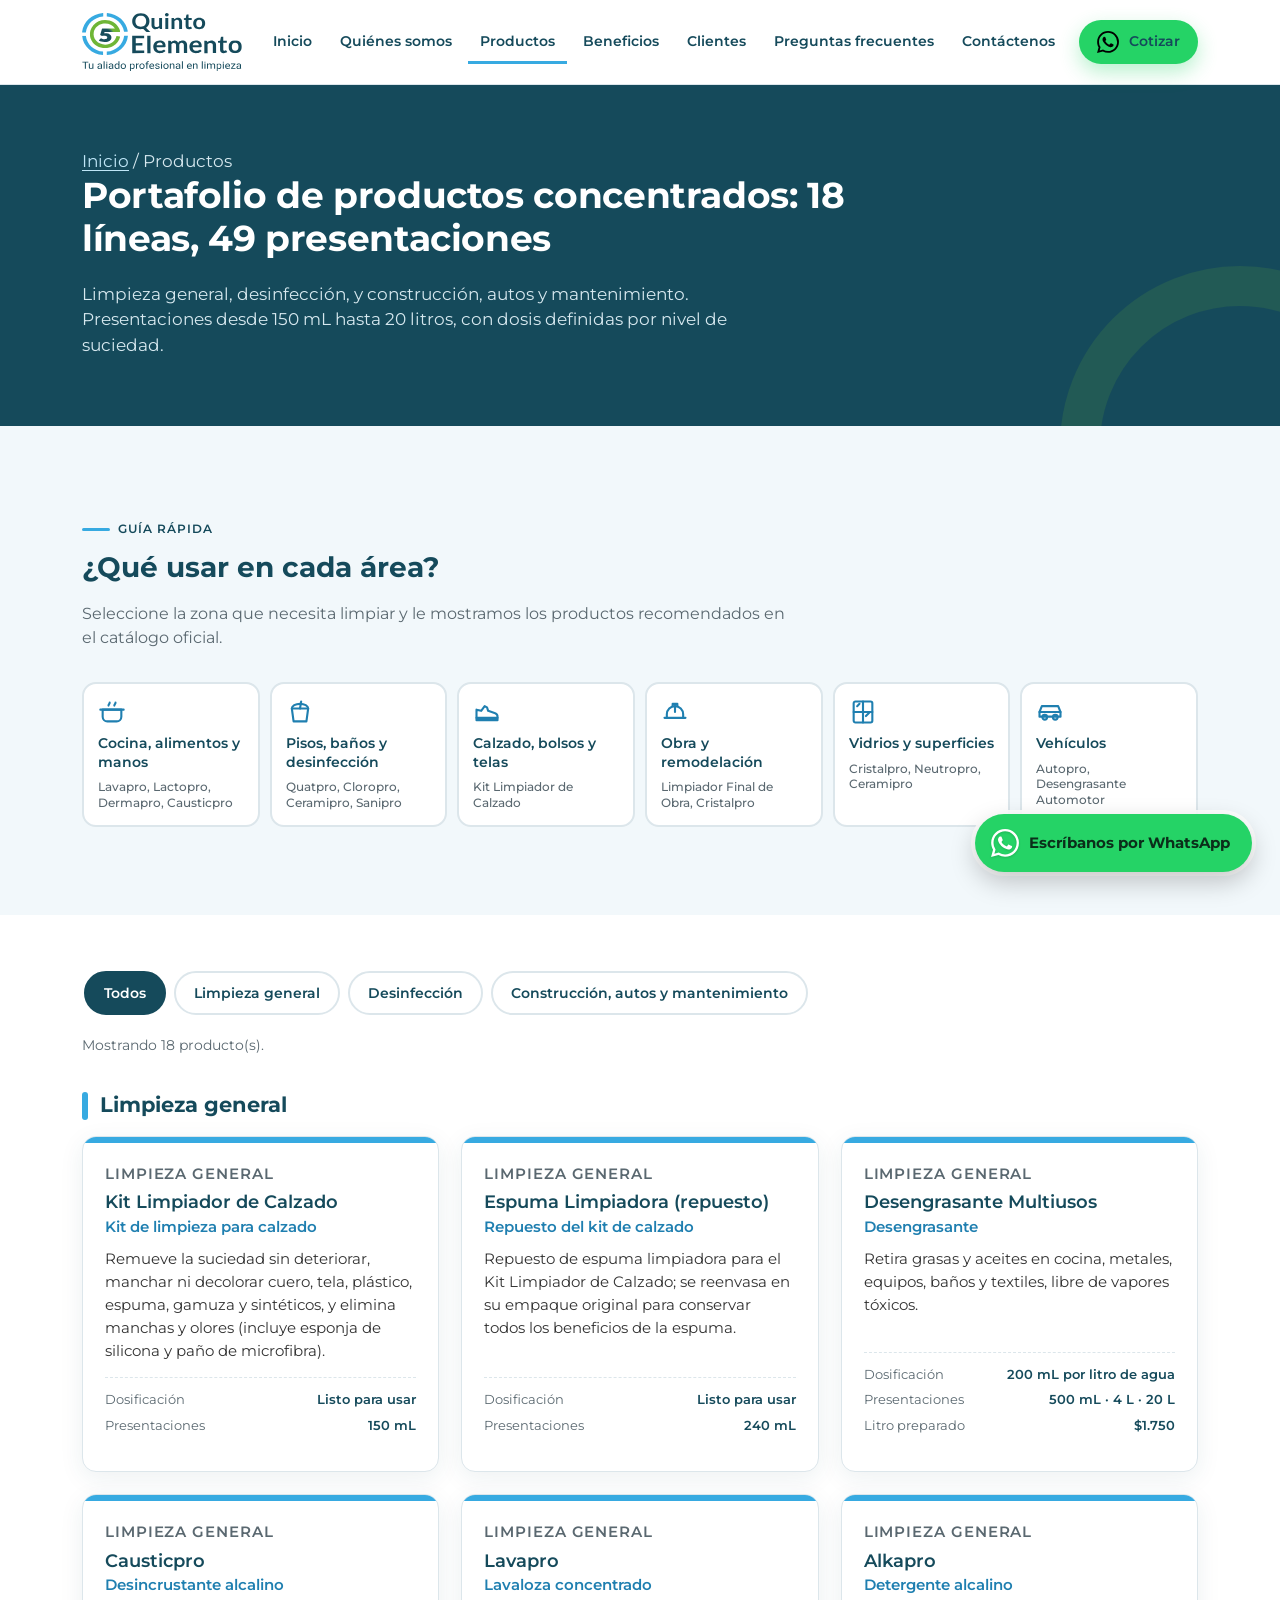
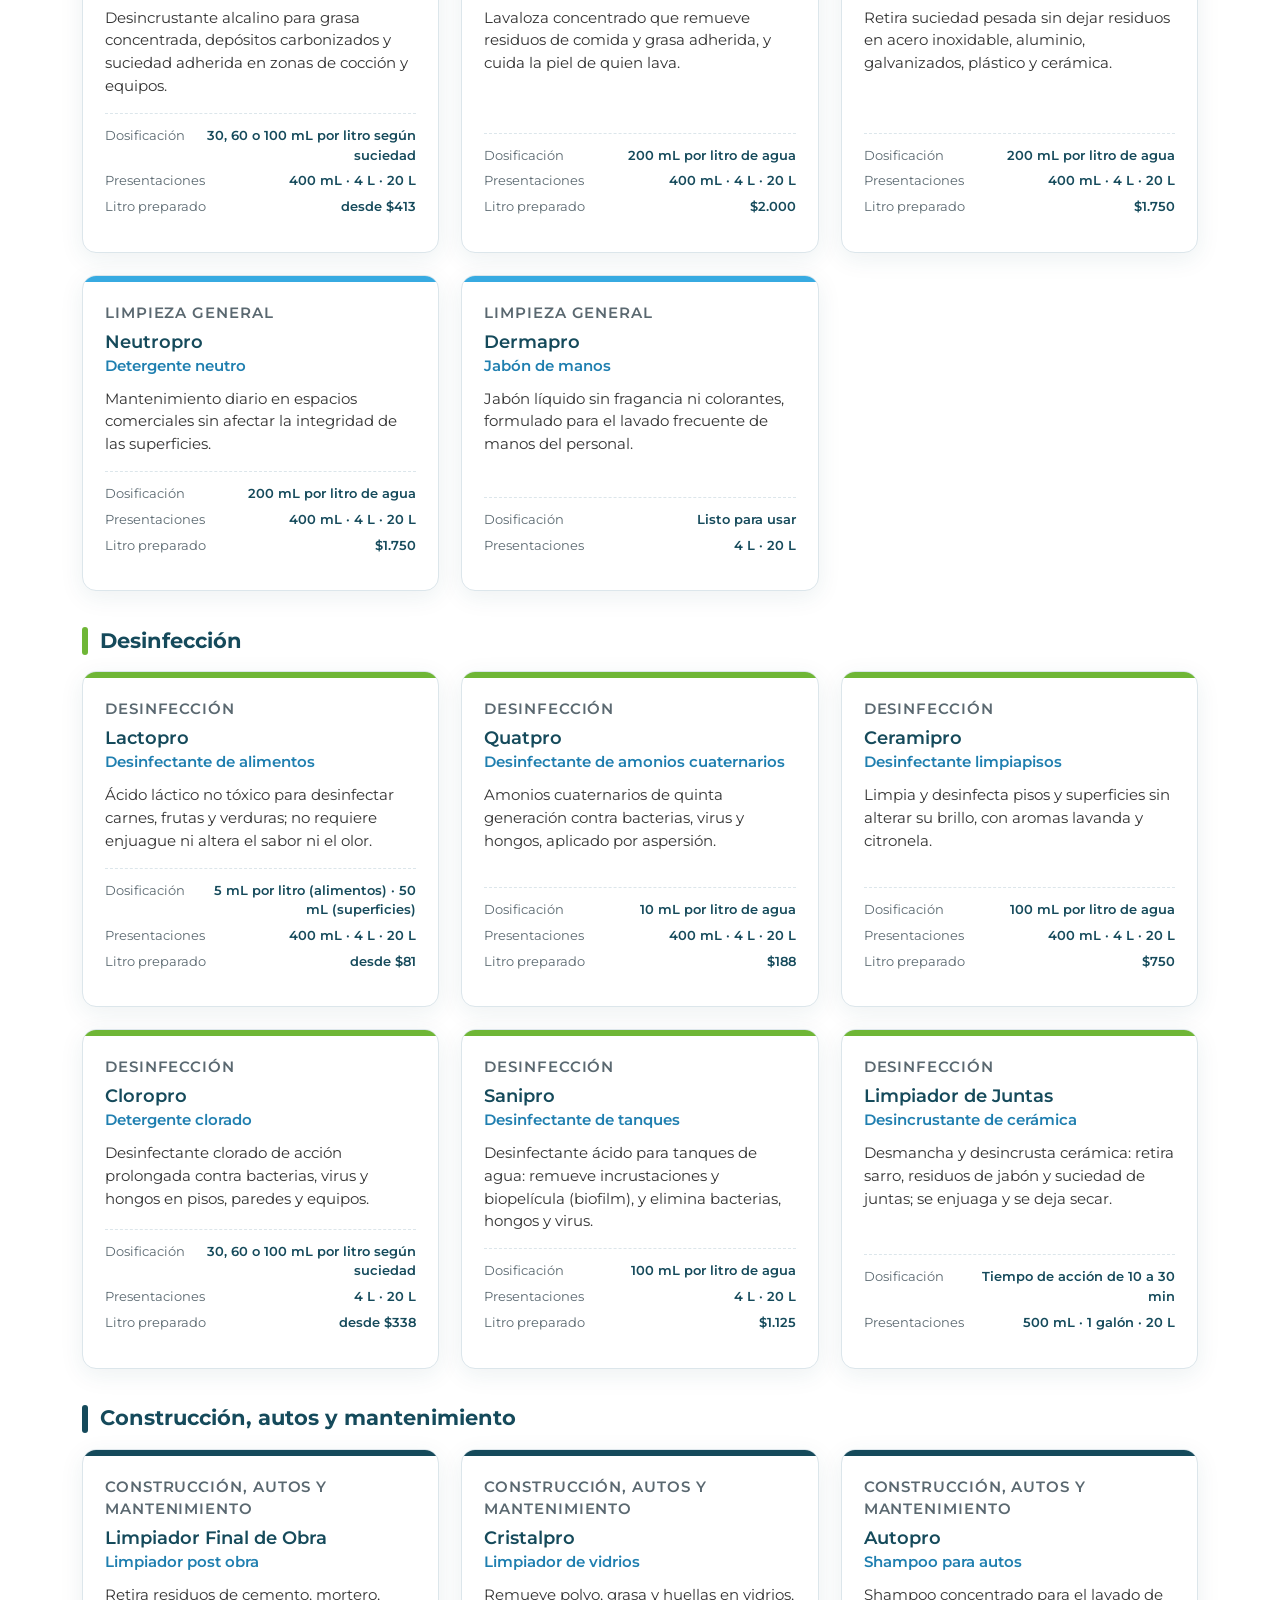
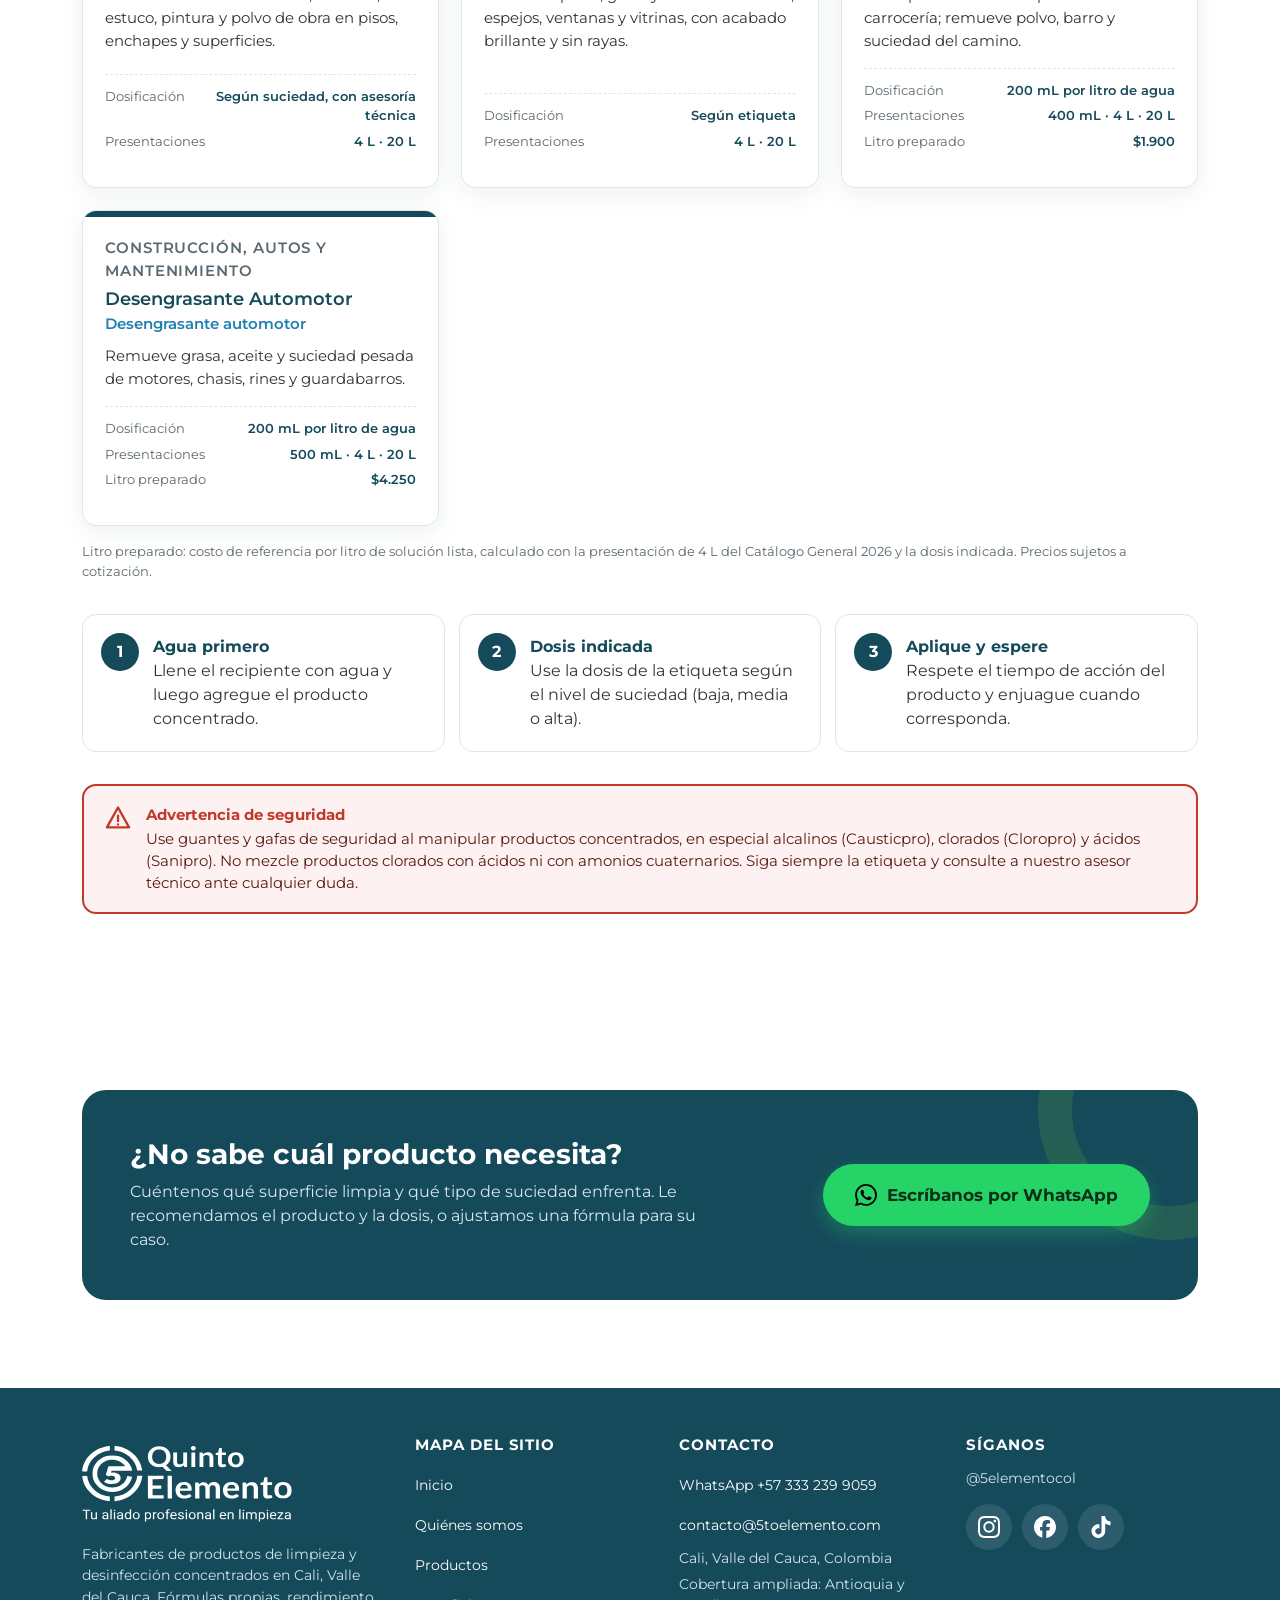
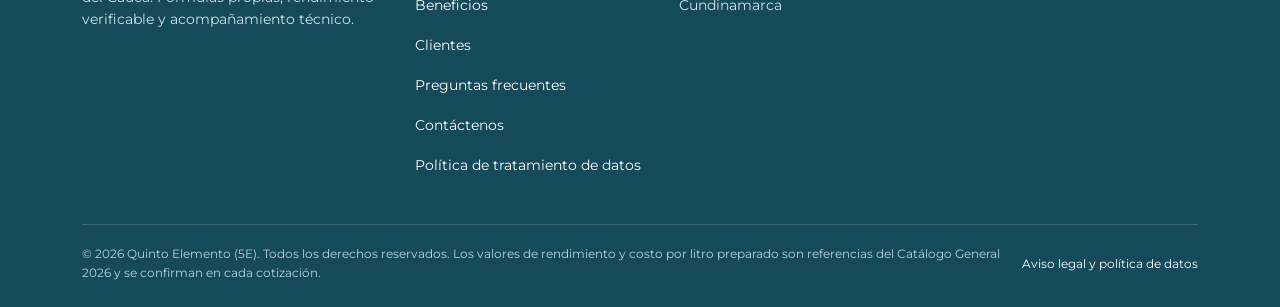
<file: productos.html>
<!DOCTYPE html>
<html lang="es-CO">
<head>
<meta charset="utf-8">
<meta name="viewport" content="width=device-width, initial-scale=1">
<title>Productos de limpieza y desinfectantes concentrados | Quinto Elemento Cali</title>
<meta name="description" content="Catálogo de productos de limpieza concentrados fabricados en Cali: desengrasantes, desinfectantes, lavaloza, jabón de manos, limpiador post obra, vidrios y autos. Dosis y costo por litro preparado.">
<link rel="canonical" href="https://www.5elementocol.com/productos">
<meta name="theme-color" content="#154A5B">
<meta property="og:type" content="website">
<meta property="og:locale" content="es_CO">
<meta property="og:site_name" content="Quinto Elemento">
<meta property="og:title" content="Productos de limpieza y desinfectantes concentrados | Quinto Elemento Cali">
<meta property="og:description" content="Catálogo de productos de limpieza concentrados fabricados en Cali: desengrasantes, desinfectantes, lavaloza, jabón de manos, limpiador post obra, vidrios y autos. Dosis y costo por litro preparado.">
<meta property="og:url" content="https://www.5elementocol.com/productos">
<meta property="og:image" content="https://www.5elementocol.com/assets/img/fotos/hero-envases.webp">
<link rel="icon" href="favicon.ico" sizes="32x32">
<link rel="icon" href="favicon.svg" type="image/svg+xml">
<link rel="icon" type="image/png" sizes="16x16" href="favicon-16x16.png">
<link rel="icon" type="image/png" sizes="32x32" href="favicon-32x32.png">
<link rel="apple-touch-icon" sizes="180x180" href="apple-touch-icon.png">
<link rel="manifest" href="site.webmanifest">
<link rel="preload" href="assets/fonts/montserrat-latin.woff2" as="font" type="font/woff2" crossorigin>
<link rel="stylesheet" href="assets/css/styles.css">
</head>
<body>
<a class="skip-link" href="#contenido">Saltar al contenido</a>
<header class="site-header">
  <div class="container">
    <!-- Logotipo a color sobre fondo blanco. No deformar, rotar, recolorear ni agregar efectos. -->
    <a class="logo-link" href="index.html" aria-label="Quinto Elemento, ir al inicio">
      <img src="assets/img/logo/logo-quinto-elemento-color.svg" width="133" height="48" alt="Quinto Elemento. Tu aliado profesional en limpieza">
    </a>
    <button class="menu-toggle" type="button" aria-expanded="false" aria-controls="nav-principal">
      <span class="barras" aria-hidden="true"></span><span>Menú</span>
    </button>
    <nav id="nav-principal" class="nav-principal" aria-label="Navegación principal">
      <ul>
        <li><a href="index.html">Inicio</a></li>
        <li><a href="quienes-somos.html">Quiénes somos</a></li>
        <li><a href="productos.html" aria-current="page">Productos</a></li>
        <li><a href="beneficios.html">Beneficios</a></li>
        <li><a href="clientes.html">Clientes</a></li>
        <li><a href="preguntas-frecuentes.html">Preguntas frecuentes</a></li>
        <li><a href="contacto.html">Contáctenos</a></li>
        <li><a class="btn btn--whatsapp nav-cta" href="https://wa.me/573332399059" target="_blank" rel="noopener"><svg viewBox="0 0 24 24" aria-hidden="true" focusable="false"><path d="M17.472 14.382c-.297-.149-1.758-.867-2.03-.967-.273-.099-.471-.148-.67.15-.197.297-.767.966-.94 1.164-.173.199-.347.223-.644.075-.297-.15-1.255-.463-2.39-1.475-.883-.788-1.48-1.761-1.653-2.059-.173-.297-.018-.458.13-.606.134-.133.298-.347.446-.52.149-.174.198-.298.298-.497.099-.198.05-.371-.025-.52-.075-.149-.669-1.612-.916-2.207-.242-.579-.487-.5-.669-.51-.173-.008-.371-.01-.57-.01-.198 0-.52.074-.792.372-.272.297-1.04 1.016-1.04 2.479 0 1.462 1.065 2.875 1.213 3.074.149.198 2.096 3.2 5.077 4.487.709.306 1.262.489 1.694.625.712.227 1.36.195 1.871.118.571-.085 1.758-.719 2.006-1.413.248-.694.248-1.289.173-1.413-.074-.124-.272-.198-.57-.347m-5.421 7.403h-.004a9.87 9.87 0 01-5.031-1.378l-.361-.214-3.741.982.998-3.648-.235-.374a9.86 9.86 0 01-1.51-5.26c.001-5.45 4.436-9.884 9.888-9.884 2.64 0 5.122 1.03 6.988 2.898a9.825 9.825 0 012.893 6.994c-.003 5.45-4.437 9.884-9.885 9.884m8.413-18.297A11.815 11.815 0 0012.05 0C5.495 0 .16 5.335.157 11.892c0 2.096.547 4.142 1.588 5.945L.057 24l6.305-1.654a11.882 11.882 0 005.683 1.448h.005c6.554 0 11.89-5.335 11.893-11.893a11.821 11.821 0 00-3.48-8.413Z"/></svg><span>Cotizar</span></a></li>
      </ul>
    </nav>
  </div>
</header>

<main id="contenido">
<section class="page-hero">
  <div class="container">
    <p class="migas"><a href="index.html">Inicio</a> / Productos</p>
    <h1>Portafolio de productos concentrados: 18 líneas, 49 presentaciones</h1>
    <p>Limpieza general, desinfección, y construcción, autos y mantenimiento. Presentaciones desde 150 mL hasta 20 litros, con dosis definidas por nivel de suciedad.</p>
  </div>
</section>

<section class="section section--suave">
  <div class="container">
    <div class="section-head">
      <span class="eyebrow">Guía rápida</span>
      <h2>¿Qué usar en cada área?</h2>
      <p>Seleccione la zona que necesita limpiar y le mostramos los productos recomendados en el catálogo oficial.</p>
    </div>
    <div class="areas" role="group" aria-label="Filtrar productos por área">
      <button type="button" class="area-btn" data-area="cocina" data-nombre="cocina, alimentos y manos" aria-pressed="false"><svg viewBox="0 0 24 24" aria-hidden="true" focusable="false"><path d="M4 10h16v6a4 4 0 0 1-4 4H8a4 4 0 0 1-4-4z"/><path d="M2 10h20M9 6.5c0-1 1-1.5 1-2.5M14 6.5c0-1 1-1.5 1-2.5"/></svg><span>Cocina, alimentos y manos</span><small>Lavapro, Lactopro, Dermapro, Causticpro</small></button><button type="button" class="area-btn" data-area="pisos" data-nombre="pisos, baños y desinfección" aria-pressed="false"><svg viewBox="0 0 24 24" aria-hidden="true" focusable="false"><path d="M5 9h14l-1.5 11h-11z"/><path d="M5 9a7 4 0 0 1 14 0"/><path d="M13 3l-1 6"/></svg><span>Pisos, baños y desinfección</span><small>Quatpro, Cloropro, Ceramipro, Sanipro</small></button><button type="button" class="area-btn" data-area="calzado" data-nombre="calzado, bolsos y telas" aria-pressed="false"><svg viewBox="0 0 24 24" aria-hidden="true" focusable="false"><path d="M3 17v-7l4 1 3-4 2 1 1 3 6 2a3 3 0 0 1 2 3v1z"/><path d="M3 17v2h18v-2"/></svg><span>Calzado, bolsos y telas</span><small>Kit Limpiador de Calzado</small></button><button type="button" class="area-btn" data-area="obra" data-nombre="obra y remodelación" aria-pressed="false"><svg viewBox="0 0 24 24" aria-hidden="true" focusable="false"><path d="M3 17h18M5 17v-3a7 7 0 0 1 14 0v3"/><path d="M10 7V5h4v2M12 7v5"/></svg><span>Obra y remodelación</span><small>Limpiador Final de Obra, Cristalpro</small></button><button type="button" class="area-btn" data-area="vidrios" data-nombre="vidrios y superficies" aria-pressed="false"><svg viewBox="0 0 24 24" aria-hidden="true" focusable="false"><rect x="4" y="3" width="16" height="18" rx="1.5"/><path d="M12 3v18M4 12h16"/><path d="M7 7l2-2M14.5 15.5l3-3"/></svg><span>Vidrios y superficies</span><small>Cristalpro, Neutropro, Ceramipro</small></button><button type="button" class="area-btn" data-area="vehiculos" data-nombre="vehículos" aria-pressed="false"><svg viewBox="0 0 24 24" aria-hidden="true" focusable="false"><path d="M3 16v-4l2-5h14l2 5v4z"/><path d="M3 12h18"/><circle cx="7.5" cy="16.5" r="2"/><circle cx="16.5" cy="16.5" r="2"/></svg><span>Vehículos</span><small>Autopro, Desengrasante Automotor</small></button>
    </div>
  </div>
</section>

<section class="section" style="padding-top:24px">
  <div class="container" id="catalogo">
    <div class="filtros" role="group" aria-label="Filtrar por categoría">
      <button type="button" class="filtro" data-filtro="todos" aria-pressed="true">Todos</button>
      <button type="button" class="filtro" data-filtro="general" aria-pressed="false">Limpieza general</button>
      <button type="button" class="filtro" data-filtro="desinfeccion" aria-pressed="false">Desinfección</button>
      <button type="button" class="filtro" data-filtro="construccion" aria-pressed="false">Construcción, autos y mantenimiento</button>
    </div>
    <p class="estado-filtro" id="estado-filtro" aria-live="polite"></p>
  <div data-bloque="general">
    <div class="categoria-titulo cat-general"><span class="barra" aria-hidden="true"></span><h2>Limpieza general</h2></div>
    <div class="grid grid--3">
      <article class="card producto" data-categoria="general" data-areas="calzado">
        <p class="producto-cat">Limpieza general</p>
        <h3>Kit Limpiador de Calzado</h3>
        <p class="producto-tipo">Kit de limpieza para calzado</p>
        <p>Remueve la suciedad sin deteriorar, manchar ni decolorar cuero, tela, plástico, espuma, gamuza y sintéticos, y elimina manchas y olores (incluye esponja de silicona y paño de microfibra).</p>
        <dl class="producto-datos"><div><dt>Dosificación</dt><dd>Listo para usar</dd></div><div><dt>Presentaciones</dt><dd>150 mL</dd></div></dl>
      </article>
      <article class="card producto" data-categoria="general" data-areas="calzado">
        <p class="producto-cat">Limpieza general</p>
        <h3>Espuma Limpiadora (repuesto)</h3>
        <p class="producto-tipo">Repuesto del kit de calzado</p>
        <p>Repuesto de espuma limpiadora para el Kit Limpiador de Calzado; se reenvasa en su empaque original para conservar todos los beneficios de la espuma.</p>
        <dl class="producto-datos"><div><dt>Dosificación</dt><dd>Listo para usar</dd></div><div><dt>Presentaciones</dt><dd>240 mL</dd></div></dl>
      </article>
      <article class="card producto" data-categoria="general" data-areas="cocina">
        <p class="producto-cat">Limpieza general</p>
        <h3>Desengrasante Multiusos</h3>
        <p class="producto-tipo">Desengrasante</p>
        <p>Retira grasas y aceites en cocina, metales, equipos, baños y textiles, libre de vapores tóxicos.</p>
        <dl class="producto-datos"><div><dt>Dosificación</dt><dd>200 mL por litro de agua</dd></div><div><dt>Presentaciones</dt><dd>500 mL · 4 L · 20 L</dd></div><div><dt>Litro preparado</dt><dd>$1.750</dd></div></dl>
      </article>
      <article class="card producto" data-categoria="general" data-areas="cocina">
        <p class="producto-cat">Limpieza general</p>
        <h3>Causticpro</h3>
        <p class="producto-tipo">Desincrustante alcalino</p>
        <p>Desincrustante alcalino para grasa concentrada, depósitos carbonizados y suciedad adherida en zonas de cocción y equipos.</p>
        <dl class="producto-datos"><div><dt>Dosificación</dt><dd>30, 60 o 100 mL por litro según suciedad</dd></div><div><dt>Presentaciones</dt><dd>400 mL · 4 L · 20 L</dd></div><div><dt>Litro preparado</dt><dd>desde $413</dd></div></dl>
      </article>
      <article class="card producto" data-categoria="general" data-areas="cocina">
        <p class="producto-cat">Limpieza general</p>
        <h3>Lavapro</h3>
        <p class="producto-tipo">Lavaloza concentrado</p>
        <p>Lavaloza concentrado que remueve residuos de comida y grasa adherida, y cuida la piel de quien lava.</p>
        <dl class="producto-datos"><div><dt>Dosificación</dt><dd>200 mL por litro de agua</dd></div><div><dt>Presentaciones</dt><dd>400 mL · 4 L · 20 L</dd></div><div><dt>Litro preparado</dt><dd>$2.000</dd></div></dl>
      </article>
      <article class="card producto" data-categoria="general" data-areas="pisos vidrios vehiculos">
        <p class="producto-cat">Limpieza general</p>
        <h3>Alkapro</h3>
        <p class="producto-tipo">Detergente alcalino</p>
        <p>Retira suciedad pesada sin dejar residuos en acero inoxidable, aluminio, galvanizados, plástico y cerámica.</p>
        <dl class="producto-datos"><div><dt>Dosificación</dt><dd>200 mL por litro de agua</dd></div><div><dt>Presentaciones</dt><dd>400 mL · 4 L · 20 L</dd></div><div><dt>Litro preparado</dt><dd>$1.750</dd></div></dl>
      </article>
      <article class="card producto" data-categoria="general" data-areas="vidrios">
        <p class="producto-cat">Limpieza general</p>
        <h3>Neutropro</h3>
        <p class="producto-tipo">Detergente neutro</p>
        <p>Mantenimiento diario en espacios comerciales sin afectar la integridad de las superficies.</p>
        <dl class="producto-datos"><div><dt>Dosificación</dt><dd>200 mL por litro de agua</dd></div><div><dt>Presentaciones</dt><dd>400 mL · 4 L · 20 L</dd></div><div><dt>Litro preparado</dt><dd>$1.750</dd></div></dl>
      </article>
      <article class="card producto" data-categoria="general" data-areas="cocina">
        <p class="producto-cat">Limpieza general</p>
        <h3>Dermapro</h3>
        <p class="producto-tipo">Jabón de manos</p>
        <p>Jabón líquido sin fragancia ni colorantes, formulado para el lavado frecuente de manos del personal.</p>
        <dl class="producto-datos"><div><dt>Dosificación</dt><dd>Listo para usar</dd></div><div><dt>Presentaciones</dt><dd>4 L · 20 L</dd></div></dl>
      </article>
    </div>
  </div>
  <div data-bloque="desinfeccion">
    <div class="categoria-titulo cat-desinfeccion"><span class="barra" aria-hidden="true"></span><h2>Desinfección</h2></div>
    <div class="grid grid--3">
      <article class="card producto" data-categoria="desinfeccion" data-areas="cocina">
        <p class="producto-cat">Desinfección</p>
        <h3>Lactopro</h3>
        <p class="producto-tipo">Desinfectante de alimentos</p>
        <p>Ácido láctico no tóxico para desinfectar carnes, frutas y verduras; no requiere enjuague ni altera el sabor ni el olor.</p>
        <dl class="producto-datos"><div><dt>Dosificación</dt><dd>5 mL por litro (alimentos) · 50 mL (superficies)</dd></div><div><dt>Presentaciones</dt><dd>400 mL · 4 L · 20 L</dd></div><div><dt>Litro preparado</dt><dd>desde $81</dd></div></dl>
      </article>
      <article class="card producto" data-categoria="desinfeccion" data-areas="pisos">
        <p class="producto-cat">Desinfección</p>
        <h3>Quatpro</h3>
        <p class="producto-tipo">Desinfectante de amonios cuaternarios</p>
        <p>Amonios cuaternarios de quinta generación contra bacterias, virus y hongos, aplicado por aspersión.</p>
        <dl class="producto-datos"><div><dt>Dosificación</dt><dd>10 mL por litro de agua</dd></div><div><dt>Presentaciones</dt><dd>400 mL · 4 L · 20 L</dd></div><div><dt>Litro preparado</dt><dd>$188</dd></div></dl>
      </article>
      <article class="card producto" data-categoria="desinfeccion" data-areas="pisos obra vidrios">
        <p class="producto-cat">Desinfección</p>
        <h3>Ceramipro</h3>
        <p class="producto-tipo">Desinfectante limpiapisos</p>
        <p>Limpia y desinfecta pisos y superficies sin alterar su brillo, con aromas lavanda y citronela.</p>
        <dl class="producto-datos"><div><dt>Dosificación</dt><dd>100 mL por litro de agua</dd></div><div><dt>Presentaciones</dt><dd>400 mL · 4 L · 20 L</dd></div><div><dt>Litro preparado</dt><dd>$750</dd></div></dl>
      </article>
      <article class="card producto" data-categoria="desinfeccion" data-areas="pisos">
        <p class="producto-cat">Desinfección</p>
        <h3>Cloropro</h3>
        <p class="producto-tipo">Detergente clorado</p>
        <p>Desinfectante clorado de acción prolongada contra bacterias, virus y hongos en pisos, paredes y equipos.</p>
        <dl class="producto-datos"><div><dt>Dosificación</dt><dd>30, 60 o 100 mL por litro según suciedad</dd></div><div><dt>Presentaciones</dt><dd>4 L · 20 L</dd></div><div><dt>Litro preparado</dt><dd>desde $338</dd></div></dl>
      </article>
      <article class="card producto" data-categoria="desinfeccion" data-areas="pisos">
        <p class="producto-cat">Desinfección</p>
        <h3>Sanipro</h3>
        <p class="producto-tipo">Desinfectante de tanques</p>
        <p>Desinfectante ácido para tanques de agua: remueve incrustaciones y biopelícula (biofilm), y elimina bacterias, hongos y virus.</p>
        <dl class="producto-datos"><div><dt>Dosificación</dt><dd>100 mL por litro de agua</dd></div><div><dt>Presentaciones</dt><dd>4 L · 20 L</dd></div><div><dt>Litro preparado</dt><dd>$1.125</dd></div></dl>
      </article>
      <article class="card producto" data-categoria="desinfeccion" data-areas="pisos">
        <p class="producto-cat">Desinfección</p>
        <h3>Limpiador de Juntas</h3>
        <p class="producto-tipo">Desincrustante de cerámica</p>
        <p>Desmancha y desincrusta cerámica: retira sarro, residuos de jabón y suciedad de juntas; se enjuaga y se deja secar.</p>
        <dl class="producto-datos"><div><dt>Dosificación</dt><dd>Tiempo de acción de 10 a 30 min</dd></div><div><dt>Presentaciones</dt><dd>500 mL · 1 galón · 20 L</dd></div></dl>
      </article>
    </div>
  </div>
  <div data-bloque="construccion">
    <div class="categoria-titulo cat-construccion"><span class="barra" aria-hidden="true"></span><h2>Construcción, autos y mantenimiento</h2></div>
    <div class="grid grid--3">
      <article class="card producto" data-categoria="construccion" data-areas="obra">
        <p class="producto-cat">Construcción, autos y mantenimiento</p>
        <h3>Limpiador Final de Obra</h3>
        <p class="producto-tipo">Limpiador post obra</p>
        <p>Retira residuos de cemento, mortero, estuco, pintura y polvo de obra en pisos, enchapes y superficies.</p>
        <dl class="producto-datos"><div><dt>Dosificación</dt><dd>Según suciedad, con asesoría técnica</dd></div><div><dt>Presentaciones</dt><dd>4 L · 20 L</dd></div></dl>
      </article>
      <article class="card producto" data-categoria="construccion" data-areas="obra vidrios">
        <p class="producto-cat">Construcción, autos y mantenimiento</p>
        <h3>Cristalpro</h3>
        <p class="producto-tipo">Limpiador de vidrios</p>
        <p>Remueve polvo, grasa y huellas en vidrios, espejos, ventanas y vitrinas, con acabado brillante y sin rayas.</p>
        <dl class="producto-datos"><div><dt>Dosificación</dt><dd>Según etiqueta</dd></div><div><dt>Presentaciones</dt><dd>4 L · 20 L</dd></div></dl>
      </article>
      <article class="card producto" data-categoria="construccion" data-areas="vehiculos">
        <p class="producto-cat">Construcción, autos y mantenimiento</p>
        <h3>Autopro</h3>
        <p class="producto-tipo">Shampoo para autos</p>
        <p>Shampoo concentrado para el lavado de carrocería; remueve polvo, barro y suciedad del camino.</p>
        <dl class="producto-datos"><div><dt>Dosificación</dt><dd>200 mL por litro de agua</dd></div><div><dt>Presentaciones</dt><dd>400 mL · 4 L · 20 L</dd></div><div><dt>Litro preparado</dt><dd>$1.900</dd></div></dl>
      </article>
      <article class="card producto" data-categoria="construccion" data-areas="vehiculos">
        <p class="producto-cat">Construcción, autos y mantenimiento</p>
        <h3>Desengrasante Automotor</h3>
        <p class="producto-tipo">Desengrasante automotor</p>
        <p>Remueve grasa, aceite y suciedad pesada de motores, chasis, rines y guardabarros.</p>
        <dl class="producto-datos"><div><dt>Dosificación</dt><dd>200 mL por litro de agua</dd></div><div><dt>Presentaciones</dt><dd>500 mL · 4 L · 20 L</dd></div><div><dt>Litro preparado</dt><dd>$4.250</dd></div></dl>
      </article>
    </div>
  </div>
    <p class="sin-resultados" id="sin-resultados" hidden>No hay productos para este filtro. Escríbanos y le recomendamos una solución.</p>
    <p class="nota mt-1">Litro preparado: costo de referencia por litro de solución lista, calculado con la presentación de 4 L del Catálogo General 2026 y la dosis indicada. Precios sujetos a cotización.</p>

    <ol class="pasos mt-2" aria-label="Cómo preparar la solución">
      <li><strong>Agua primero</strong>Llene el recipiente con agua y luego agregue el producto concentrado.</li>
      <li><strong>Dosis indicada</strong>Use la dosis de la etiqueta según el nivel de suciedad (baja, media o alta).</li>
      <li><strong>Aplique y espere</strong>Respete el tiempo de acción del producto y enjuague cuando corresponda.</li>
    </ol>

    <div class="aviso-seguridad" role="note">
      <svg viewBox="0 0 24 24" aria-hidden="true" focusable="false"><path d="M12 3l9.5 17H2.5z"/><path d="M12 10v4.5M12 17.5v.01"/></svg>
      <div><strong>Advertencia de seguridad</strong>Use guantes y gafas de seguridad al manipular productos concentrados, en especial alcalinos (Causticpro), clorados (Cloropro) y ácidos (Sanipro). No mezcle productos clorados con ácidos ni con amonios cuaternarios. Siga siempre la etiqueta y consulte a nuestro asesor técnico ante cualquier duda.</div>
    </div>
  </div>
</section>

<section class="section">
  <div class="container">
    <div class="cta-banda">
      <div>
        <h2>¿No sabe cuál producto necesita?</h2>
        <p>Cuéntenos qué superficie limpia y qué tipo de suciedad enfrenta. Le recomendamos el producto y la dosis, o ajustamos una fórmula para su caso.</p>
      </div>
      <div class="cta-grupo">
        <a class="btn btn--whatsapp btn--grande" href="https://wa.me/573332399059" target="_blank" rel="noopener"><svg viewBox="0 0 24 24" aria-hidden="true" focusable="false"><path d="M17.472 14.382c-.297-.149-1.758-.867-2.03-.967-.273-.099-.471-.148-.67.15-.197.297-.767.966-.94 1.164-.173.199-.347.223-.644.075-.297-.15-1.255-.463-2.39-1.475-.883-.788-1.48-1.761-1.653-2.059-.173-.297-.018-.458.13-.606.134-.133.298-.347.446-.52.149-.174.198-.298.298-.497.099-.198.05-.371-.025-.52-.075-.149-.669-1.612-.916-2.207-.242-.579-.487-.5-.669-.51-.173-.008-.371-.01-.57-.01-.198 0-.52.074-.792.372-.272.297-1.04 1.016-1.04 2.479 0 1.462 1.065 2.875 1.213 3.074.149.198 2.096 3.2 5.077 4.487.709.306 1.262.489 1.694.625.712.227 1.36.195 1.871.118.571-.085 1.758-.719 2.006-1.413.248-.694.248-1.289.173-1.413-.074-.124-.272-.198-.57-.347m-5.421 7.403h-.004a9.87 9.87 0 01-5.031-1.378l-.361-.214-3.741.982.998-3.648-.235-.374a9.86 9.86 0 01-1.51-5.26c.001-5.45 4.436-9.884 9.888-9.884 2.64 0 5.122 1.03 6.988 2.898a9.825 9.825 0 012.893 6.994c-.003 5.45-4.437 9.884-9.885 9.884m8.413-18.297A11.815 11.815 0 0012.05 0C5.495 0 .16 5.335.157 11.892c0 2.096.547 4.142 1.588 5.945L.057 24l6.305-1.654a11.882 11.882 0 005.683 1.448h.005c6.554 0 11.89-5.335 11.893-11.893a11.821 11.821 0 00-3.48-8.413Z"/></svg><span>Escríbanos por WhatsApp</span></a>
      </div>
    </div>
  </div>
</section>
</main>

<footer class="site-footer">
  <div class="container">
    <div class="footer-grid">
      <div>
        <!-- Logotipo en versión negativa (blanca) sobre azul oscuro corporativo -->
        <img class="footer-logo" src="assets/img/logo/logo-quinto-elemento-negativo.svg" width="210" height="76" alt="Quinto Elemento. Tu aliado profesional en limpieza" loading="lazy">
        <p>Fabricantes de productos de limpieza y desinfección concentrados en Cali, Valle del Cauca. Fórmulas propias, rendimiento verificable y acompañamiento técnico.</p>
      </div>
      <div>
        <h2>Mapa del sitio</h2>
        <ul>
          <li><a href="index.html">Inicio</a></li><li><a href="quienes-somos.html">Quiénes somos</a></li><li><a href="productos.html">Productos</a></li><li><a href="beneficios.html">Beneficios</a></li><li><a href="clientes.html">Clientes</a></li><li><a href="preguntas-frecuentes.html">Preguntas frecuentes</a></li><li><a href="contacto.html">Contáctenos</a></li>
          <li><a href="politica-de-datos.html">Política de tratamiento de datos</a></li>
        </ul>
      </div>
      <div>
        <h2>Contacto</h2>
        <ul>
          <li><a href="https://wa.me/573332399059" target="_blank" rel="noopener">WhatsApp +57 333 239 9059</a></li>
          <li><a href="mailto:contacto@5toelemento.com">contacto@5toelemento.com</a></li>
          <li>Cali, Valle del Cauca, Colombia</li>
          <li>Cobertura ampliada: Antioquia y Cundinamarca</li>
        </ul>
      </div>
      <div>
        <h2>Síganos</h2>
        <p class="mb-0">@5elementocol</p>
        <div class="footer-redes">
          <a href="https://www.instagram.com/5elementocol/" target="_blank" rel="noopener" aria-label="Instagram de Quinto Elemento (@5elementocol)"><svg viewBox="0 0 24 24" aria-hidden="true" focusable="false"><path d="M7.0301.084c-1.2768.0602-2.1487.264-2.911.5634-.7888.3075-1.4575.72-2.1228 1.3877-.6652.6677-1.075 1.3368-1.3802 2.127-.2954.7638-.4956 1.6365-.552 2.914-.0564 1.2775-.0689 1.6882-.0626 4.947.0062 3.2586.0206 3.6671.0825 4.9473.061 1.2765.264 2.1482.5635 2.9107.308.7889.72 1.4573 1.388 2.1228.6679.6655 1.3365 1.0743 2.1285 1.38.7632.295 1.6361.4961 2.9134.552 1.2773.056 1.6884.069 4.9462.0627 3.2578-.0062 3.668-.0207 4.9478-.0814 1.28-.0607 2.147-.2652 2.9098-.5633.7889-.3086 1.4578-.72 2.1228-1.3881.665-.6682 1.0745-1.3378 1.3795-2.1284.2957-.7632.4966-1.636.552-2.9124.056-1.2809.0692-1.6898.063-4.948-.0063-3.2583-.021-3.6668-.0817-4.9465-.0607-1.2797-.264-2.1487-.5633-2.9117-.3084-.7889-.72-1.4568-1.3876-2.1228C21.2982 1.33 20.628.9208 19.8378.6165 19.074.321 18.2017.1197 16.9244.0645 15.6471.0093 15.236-.005 11.977.0014 8.718.0076 8.31.0215 7.0301.0839m.1402 21.6932c-1.17-.0509-1.8053-.2453-2.2287-.408-.5606-.216-.96-.4771-1.3819-.895-.422-.4178-.6811-.8186-.9-1.378-.1644-.4234-.3624-1.058-.4171-2.228-.0595-1.2645-.072-1.6442-.079-4.848-.007-3.2037.0053-3.583.0607-4.848.05-1.169.2456-1.805.408-2.2282.216-.5613.4762-.96.895-1.3816.4188-.4217.8184-.6814 1.3783-.9003.423-.1651 1.0575-.3614 2.227-.4171 1.2655-.06 1.6447-.072 4.848-.079 3.2033-.007 3.5835.005 4.8495.0608 1.169.0508 1.8053.2445 2.228.408.5608.216.96.4754 1.3816.895.4217.4194.6816.8176.9005 1.3787.1653.4217.3617 1.056.4169 2.2263.0602 1.2655.0739 1.645.0796 4.848.0058 3.203-.0055 3.5834-.061 4.848-.051 1.17-.245 1.8055-.408 2.2294-.216.5604-.4763.96-.8954 1.3814-.419.4215-.8181.6811-1.3783.9-.4224.1649-1.0577.3617-2.2262.4174-1.2656.0595-1.6448.072-4.8493.079-3.2045.007-3.5825-.006-4.848-.0608M16.953 5.5864A1.44 1.44 0 1 0 18.39 4.144a1.44 1.44 0 0 0-1.437 1.4424M5.8385 12.012c.0067 3.4032 2.7706 6.1557 6.173 6.1493 3.4026-.0065 6.157-2.7701 6.1506-6.1733-.0065-3.4032-2.771-6.1565-6.174-6.1498-3.403.0067-6.156 2.771-6.1496 6.1738M8 12.0077a4 4 0 1 1 4.008 3.9921A3.9996 3.9996 0 0 1 8 12.0077"/></svg></a>
          <a href="https://www.facebook.com/5elementocol" target="_blank" rel="noopener" aria-label="Facebook de Quinto Elemento (5elementocol)"><svg viewBox="0 0 24 24" aria-hidden="true" focusable="false"><path d="M9.101 23.691v-7.98H6.627v-3.667h2.474v-1.58c0-4.085 1.848-5.978 5.858-5.978.401 0 .955.042 1.468.103a8.68 8.68 0 0 1 1.141.195v3.325a8.623 8.623 0 0 0-.653-.036 26.805 26.805 0 0 0-.733-.009c-.707 0-1.259.096-1.675.309a1.686 1.686 0 0 0-.679.622c-.258.42-.374.995-.374 1.752v1.297h3.919l-.386 2.103-.287 1.564h-3.246v8.245C19.396 23.238 24 18.179 24 12.044c0-6.627-5.373-12-12-12s-12 5.373-12 12c0 5.628 3.874 10.35 9.101 11.647Z"/></svg></a>
          <a href="https://www.tiktok.com/@5elementocol" target="_blank" rel="noopener" aria-label="TikTok de Quinto Elemento (@5elementocol)"><svg viewBox="0 0 24 24" aria-hidden="true" focusable="false"><path d="M12.525.02c1.31-.02 2.61-.01 3.91-.02.08 1.53.63 3.09 1.75 4.17 1.12 1.11 2.7 1.62 4.24 1.79v4.03c-1.44-.05-2.89-.35-4.2-.97-.57-.26-1.1-.59-1.62-.93-.01 2.92.01 5.84-.02 8.75-.08 1.4-.54 2.79-1.35 3.94-1.31 1.92-3.58 3.17-5.91 3.21-1.43.08-2.86-.31-4.08-1.03-2.02-1.19-3.44-3.37-3.65-5.71-.02-.5-.03-1-.01-1.49.18-1.9 1.12-3.72 2.58-4.96 1.66-1.44 3.98-2.13 6.15-1.72.02 1.48-.04 2.96-.04 4.44-.99-.32-2.15-.23-3.02.37-.63.41-1.11 1.04-1.36 1.75-.21.51-.15 1.07-.14 1.61.24 1.64 1.82 3.02 3.5 2.87 1.12-.01 2.19-.66 2.77-1.61.19-.33.4-.67.41-1.06.1-1.79.06-3.57.07-5.36.01-4.03-.01-8.05.02-12.07z"/></svg></a>
        </div>
      </div>
    </div>
    <div class="footer-legal">
      <p>© <span id="anio">2026</span> Quinto Elemento (5E). Todos los derechos reservados. Los valores de rendimiento y costo por litro preparado son referencias del Catálogo General 2026 y se confirman en cada cotización.</p>
      <p><a href="politica-de-datos.html">Aviso legal y política de datos</a></p>
    </div>
  </div>
</footer>

<!-- Botón flotante de WhatsApp: visible en TODAS las páginas (esquina inferior derecha) -->
<a class="wa-flotante" href="https://wa.me/573332399059" target="_blank" rel="noopener" aria-label="Escríbanos por WhatsApp"><svg viewBox="0 0 24 24" aria-hidden="true" focusable="false"><path d="M17.472 14.382c-.297-.149-1.758-.867-2.03-.967-.273-.099-.471-.148-.67.15-.197.297-.767.966-.94 1.164-.173.199-.347.223-.644.075-.297-.15-1.255-.463-2.39-1.475-.883-.788-1.48-1.761-1.653-2.059-.173-.297-.018-.458.13-.606.134-.133.298-.347.446-.52.149-.174.198-.298.298-.497.099-.198.05-.371-.025-.52-.075-.149-.669-1.612-.916-2.207-.242-.579-.487-.5-.669-.51-.173-.008-.371-.01-.57-.01-.198 0-.52.074-.792.372-.272.297-1.04 1.016-1.04 2.479 0 1.462 1.065 2.875 1.213 3.074.149.198 2.096 3.2 5.077 4.487.709.306 1.262.489 1.694.625.712.227 1.36.195 1.871.118.571-.085 1.758-.719 2.006-1.413.248-.694.248-1.289.173-1.413-.074-.124-.272-.198-.57-.347m-5.421 7.403h-.004a9.87 9.87 0 01-5.031-1.378l-.361-.214-3.741.982.998-3.648-.235-.374a9.86 9.86 0 01-1.51-5.26c.001-5.45 4.436-9.884 9.888-9.884 2.64 0 5.122 1.03 6.988 2.898a9.825 9.825 0 012.893 6.994c-.003 5.45-4.437 9.884-9.885 9.884m8.413-18.297A11.815 11.815 0 0012.05 0C5.495 0 .16 5.335.157 11.892c0 2.096.547 4.142 1.588 5.945L.057 24l6.305-1.654a11.882 11.882 0 005.683 1.448h.005c6.554 0 11.89-5.335 11.893-11.893a11.821 11.821 0 00-3.48-8.413Z"/></svg><span class="wa-texto">Escríbanos por WhatsApp</span></a>

<script src="assets/js/main.js" defer></script>
</body>
</html>
</file>
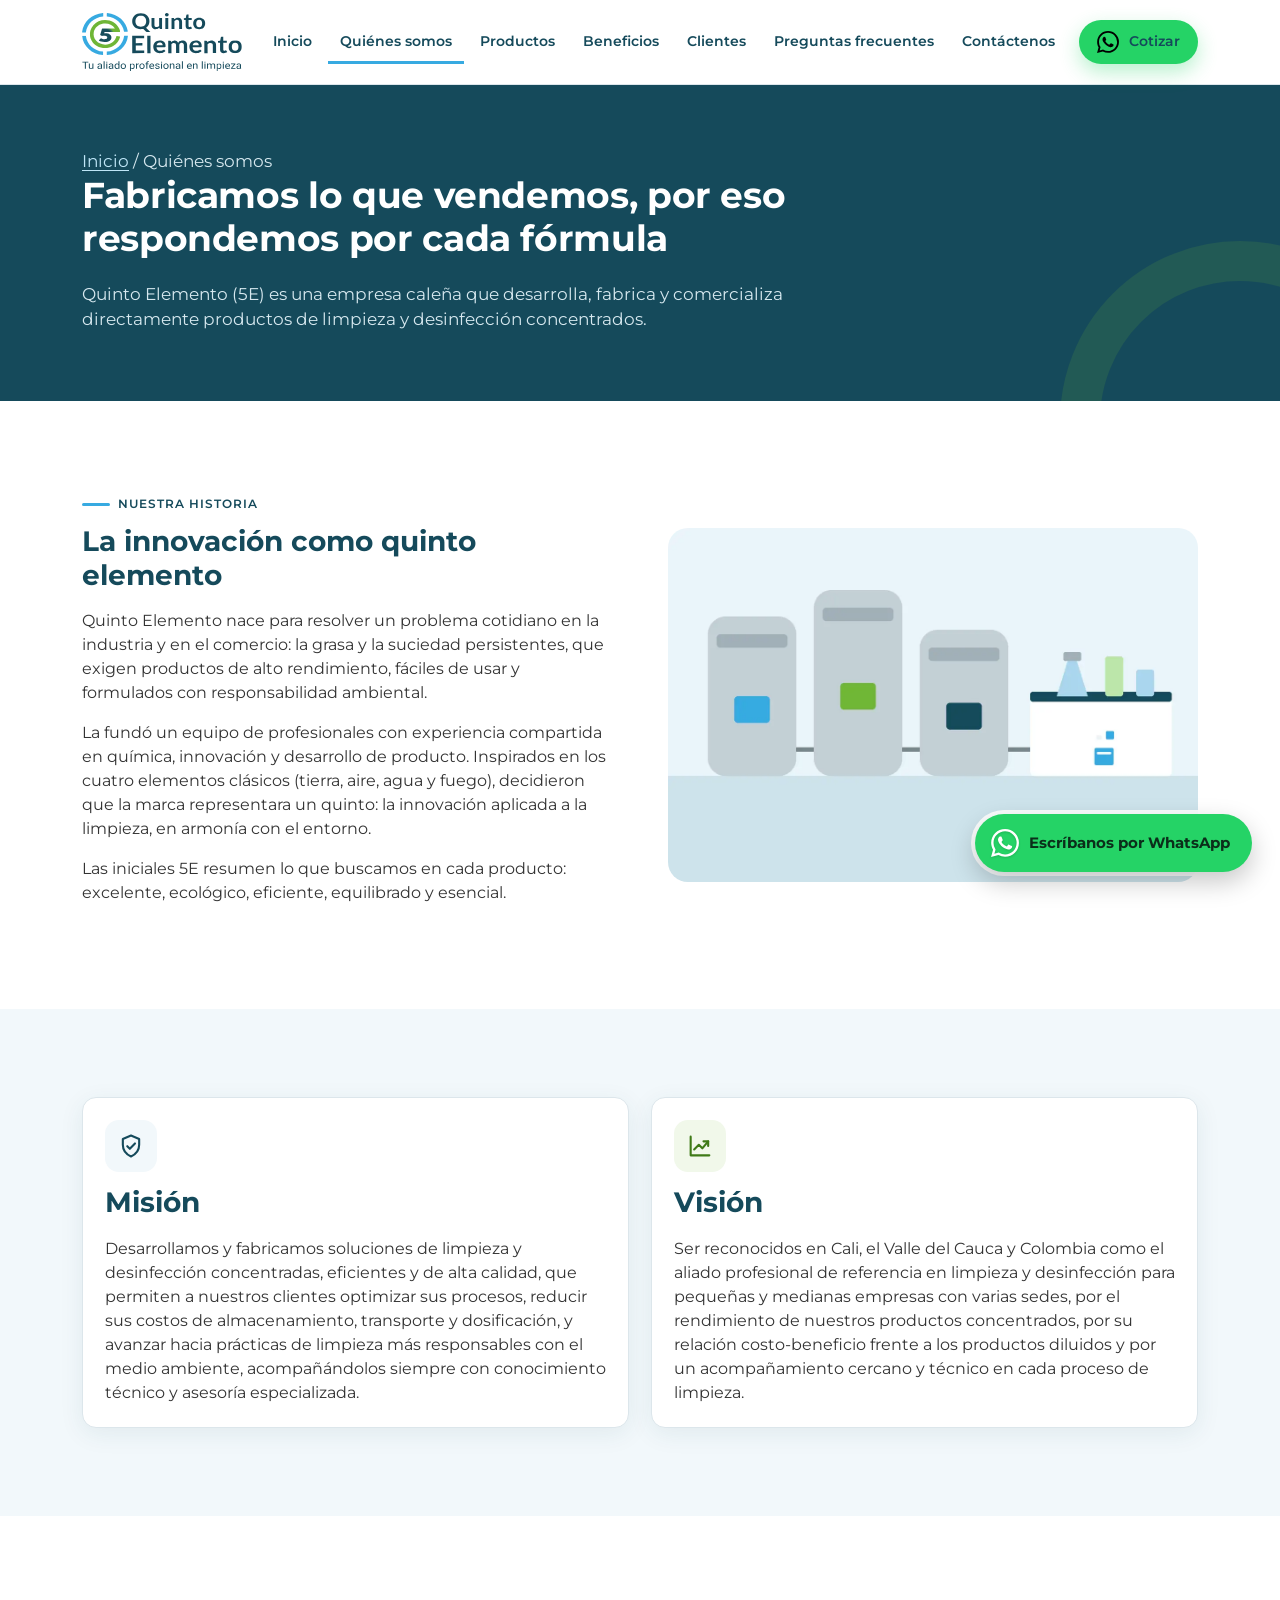
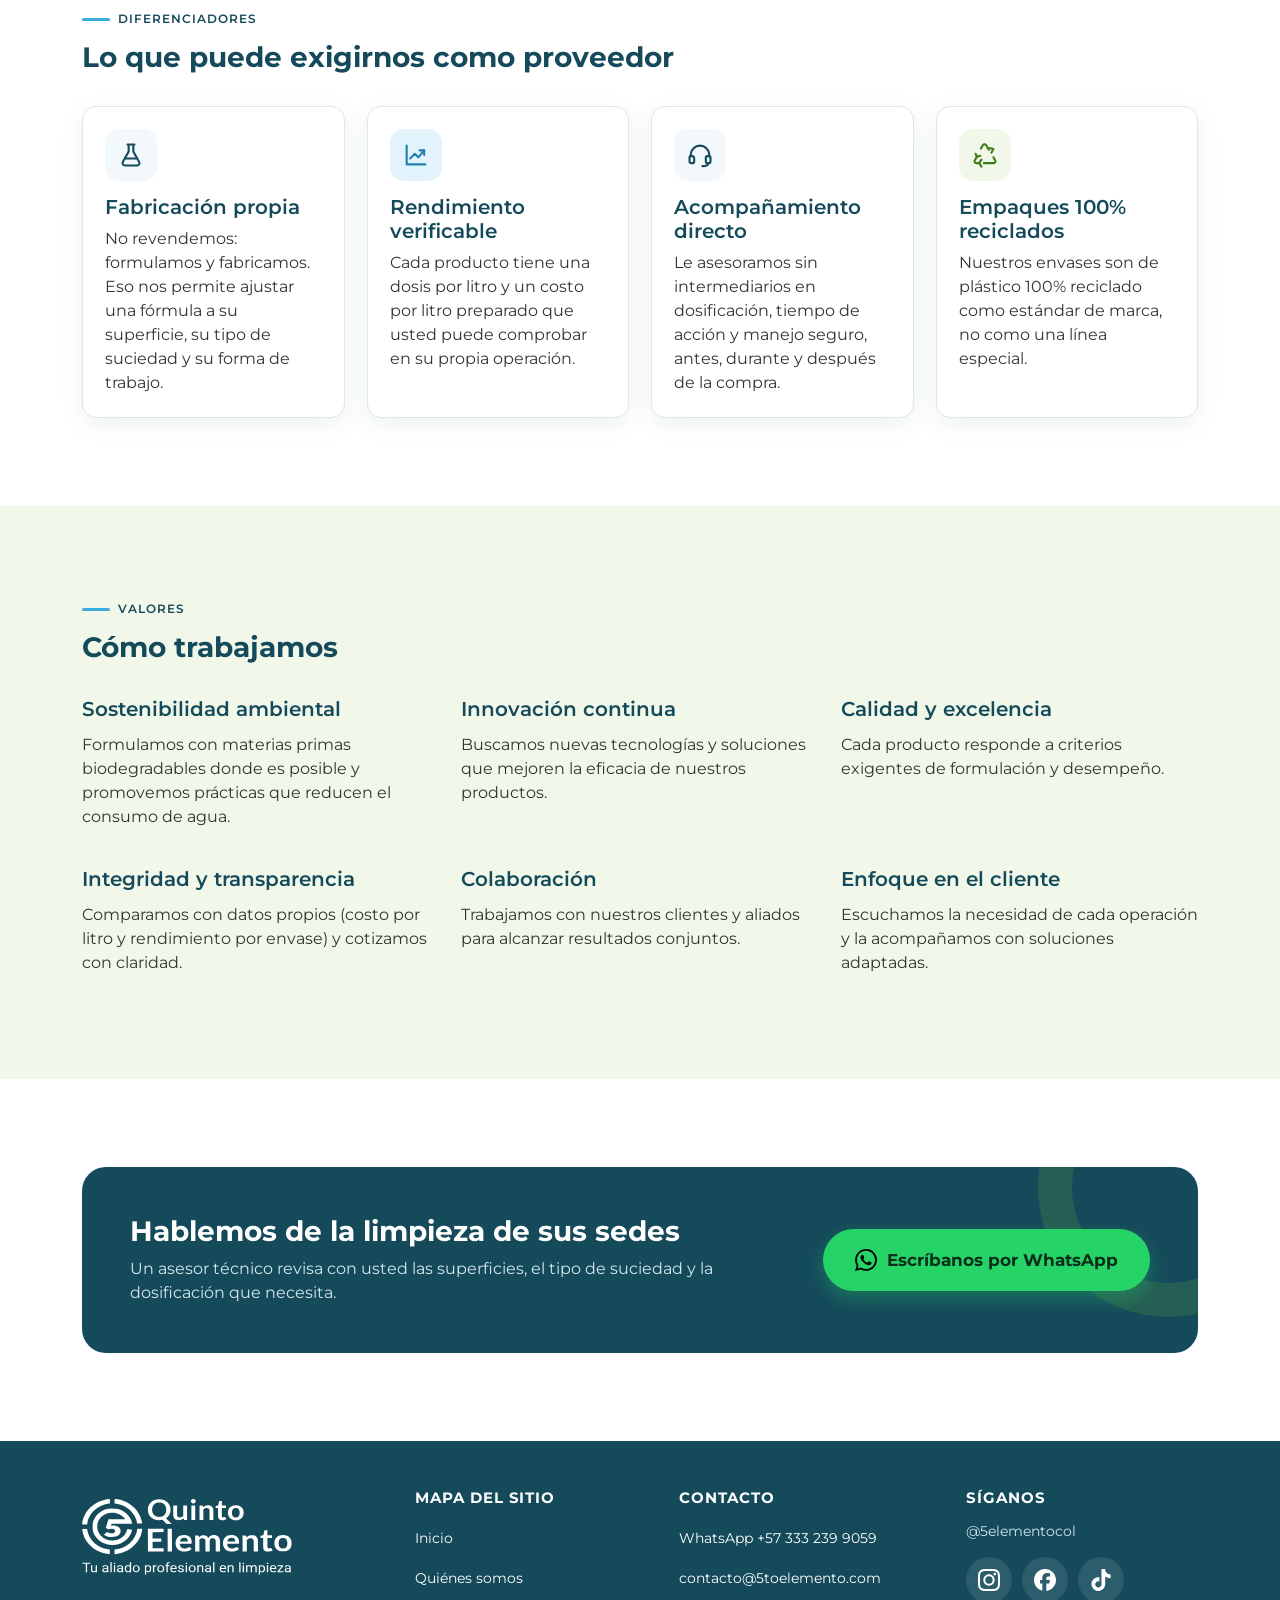
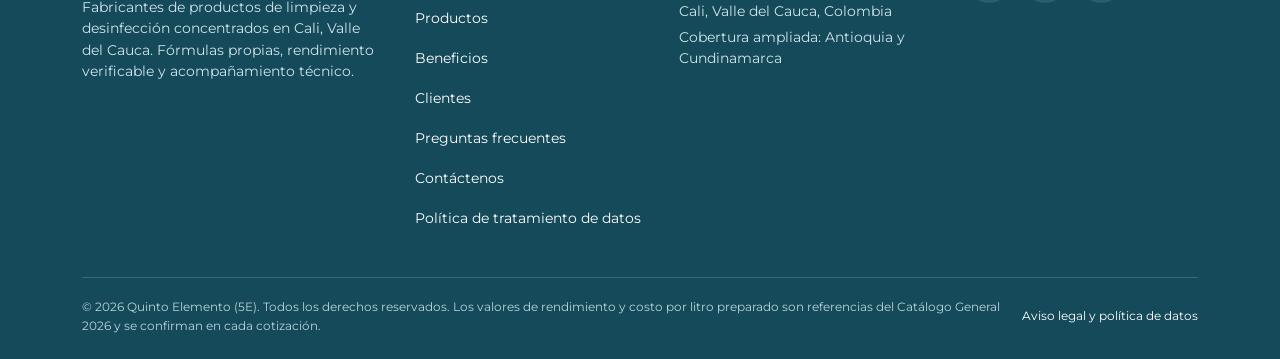
<file: quienes-somos.html>
<!DOCTYPE html>
<html lang="es-CO">
<head>
<meta charset="utf-8">
<meta name="viewport" content="width=device-width, initial-scale=1">
<title>Quiénes somos | Quinto Elemento, fabricante de productos de limpieza en Cali</title>
<meta name="description" content="Conozca Quinto Elemento (5E): equipo caleño de química e innovación que fabrica productos de limpieza y desinfección concentrados con fórmulas a la medida y empaques 100% reciclados.">
<link rel="canonical" href="https://www.5elementocol.com/quienes-somos">
<meta name="theme-color" content="#154A5B">
<meta property="og:type" content="website">
<meta property="og:locale" content="es_CO">
<meta property="og:site_name" content="Quinto Elemento">
<meta property="og:title" content="Quiénes somos | Quinto Elemento, fabricante de productos de limpieza en Cali">
<meta property="og:description" content="Conozca Quinto Elemento (5E): equipo caleño de química e innovación que fabrica productos de limpieza y desinfección concentrados con fórmulas a la medida y empaques 100% reciclados.">
<meta property="og:url" content="https://www.5elementocol.com/quienes-somos">
<meta property="og:image" content="https://www.5elementocol.com/assets/img/fotos/hero-envases.webp">
<link rel="icon" href="favicon.ico" sizes="32x32">
<link rel="icon" href="favicon.svg" type="image/svg+xml">
<link rel="icon" type="image/png" sizes="16x16" href="favicon-16x16.png">
<link rel="icon" type="image/png" sizes="32x32" href="favicon-32x32.png">
<link rel="apple-touch-icon" sizes="180x180" href="apple-touch-icon.png">
<link rel="manifest" href="site.webmanifest">
<link rel="preload" href="assets/fonts/montserrat-latin.woff2" as="font" type="font/woff2" crossorigin>
<link rel="stylesheet" href="assets/css/styles.css">
</head>
<body>
<a class="skip-link" href="#contenido">Saltar al contenido</a>
<header class="site-header">
  <div class="container">
    <!-- Logotipo a color sobre fondo blanco. No deformar, rotar, recolorear ni agregar efectos. -->
    <a class="logo-link" href="index.html" aria-label="Quinto Elemento, ir al inicio">
      <img src="assets/img/logo/logo-quinto-elemento-color.svg" width="133" height="48" alt="Quinto Elemento. Tu aliado profesional en limpieza">
    </a>
    <button class="menu-toggle" type="button" aria-expanded="false" aria-controls="nav-principal">
      <span class="barras" aria-hidden="true"></span><span>Menú</span>
    </button>
    <nav id="nav-principal" class="nav-principal" aria-label="Navegación principal">
      <ul>
        <li><a href="index.html">Inicio</a></li>
        <li><a href="quienes-somos.html" aria-current="page">Quiénes somos</a></li>
        <li><a href="productos.html">Productos</a></li>
        <li><a href="beneficios.html">Beneficios</a></li>
        <li><a href="clientes.html">Clientes</a></li>
        <li><a href="preguntas-frecuentes.html">Preguntas frecuentes</a></li>
        <li><a href="contacto.html">Contáctenos</a></li>
        <li><a class="btn btn--whatsapp nav-cta" href="https://wa.me/573332399059" target="_blank" rel="noopener"><svg viewBox="0 0 24 24" aria-hidden="true" focusable="false"><path d="M17.472 14.382c-.297-.149-1.758-.867-2.03-.967-.273-.099-.471-.148-.67.15-.197.297-.767.966-.94 1.164-.173.199-.347.223-.644.075-.297-.15-1.255-.463-2.39-1.475-.883-.788-1.48-1.761-1.653-2.059-.173-.297-.018-.458.13-.606.134-.133.298-.347.446-.52.149-.174.198-.298.298-.497.099-.198.05-.371-.025-.52-.075-.149-.669-1.612-.916-2.207-.242-.579-.487-.5-.669-.51-.173-.008-.371-.01-.57-.01-.198 0-.52.074-.792.372-.272.297-1.04 1.016-1.04 2.479 0 1.462 1.065 2.875 1.213 3.074.149.198 2.096 3.2 5.077 4.487.709.306 1.262.489 1.694.625.712.227 1.36.195 1.871.118.571-.085 1.758-.719 2.006-1.413.248-.694.248-1.289.173-1.413-.074-.124-.272-.198-.57-.347m-5.421 7.403h-.004a9.87 9.87 0 01-5.031-1.378l-.361-.214-3.741.982.998-3.648-.235-.374a9.86 9.86 0 01-1.51-5.26c.001-5.45 4.436-9.884 9.888-9.884 2.64 0 5.122 1.03 6.988 2.898a9.825 9.825 0 012.893 6.994c-.003 5.45-4.437 9.884-9.885 9.884m8.413-18.297A11.815 11.815 0 0012.05 0C5.495 0 .16 5.335.157 11.892c0 2.096.547 4.142 1.588 5.945L.057 24l6.305-1.654a11.882 11.882 0 005.683 1.448h.005c6.554 0 11.89-5.335 11.893-11.893a11.821 11.821 0 00-3.48-8.413Z"/></svg><span>Cotizar</span></a></li>
      </ul>
    </nav>
  </div>
</header>

<main id="contenido">
<section class="page-hero">
  <div class="container">
    <p class="migas"><a href="index.html">Inicio</a> / Quiénes somos</p>
    <h1>Fabricamos lo que vendemos, por eso respondemos por cada fórmula</h1>
    <p>Quinto Elemento (5E) es una empresa caleña que desarrolla, fabrica y comercializa directamente productos de limpieza y desinfección concentrados.</p>
  </div>
</section>

<section class="section">
  <div class="container split">
    <div>
      <span class="eyebrow">Nuestra historia</span>
      <h2>La innovación como quinto elemento</h2>
      <p>Quinto Elemento nace para resolver un problema cotidiano en la industria y en el comercio: la grasa y la suciedad persistentes, que exigen productos de alto rendimiento, fáciles de usar y formulados con responsabilidad ambiental.</p>
      <p>La fundó un equipo de profesionales con experiencia compartida en química, innovación y desarrollo de producto. Inspirados en los cuatro elementos clásicos (tierra, aire, agua y fuego), decidieron que la marca representara un quinto: la innovación aplicada a la limpieza, en armonía con el entorno.</p>
      <p>Las iniciales 5E resumen lo que buscamos en cada producto: excelente, ecológico, eficiente, equilibrado y esencial.</p>
    </div>
    <div class="split-img">
      <!-- PLACEHOLDER: reemplazar por foto propia de la planta o laboratorio de Quinto Elemento (sin personas identificables). -->
      <img src="assets/img/fotos/escena-fabricacion.webp" srcset="assets/img/fotos/escena-fabricacion-640.webp 600w, assets/img/fotos/escena-fabricacion.webp 1200w" sizes="(min-width: 900px) 50vw, 100vw" width="1200" height="800" alt="Planta de fabricación de productos de limpieza concentrados" loading="lazy" decoding="async">
    </div>
  </div>
</section>

<section class="section section--suave">
  <div class="container">
    <div class="grid grid--2">
      <article class="card">
        <div class="icono" aria-hidden="true"><svg viewBox="0 0 24 24"><path d="M12 3l7 3v5c0 5-3.2 8.3-7 10-3.8-1.7-7-5-7-10V6z"/><path d="M8.8 12.2l2.2 2.2 4.4-4.6"/></svg></div>
        <h2>Misión</h2>
        <p>Desarrollamos y fabricamos soluciones de limpieza y desinfección concentradas, eficientes y de alta calidad, que permiten a nuestros clientes optimizar sus procesos, reducir sus costos de almacenamiento, transporte y dosificación, y avanzar hacia prácticas de limpieza más responsables con el medio ambiente, acompañándolos siempre con conocimiento técnico y asesoría especializada.</p>
      </article>
      <article class="card">
        <div class="icono icono--verde" aria-hidden="true"><svg viewBox="0 0 24 24"><path d="M4 20V4M4 20h16"/><path d="M7 15l4-4 3 3 5-6"/><path d="M15 8h4v4"/></svg></div>
        <h2>Visión</h2>
        <p>Ser reconocidos en Cali, el Valle del Cauca y Colombia como el aliado profesional de referencia en limpieza y desinfección para pequeñas y medianas empresas con varias sedes, por el rendimiento de nuestros productos concentrados, por su relación costo-beneficio frente a los productos diluidos y por un acompañamiento cercano y técnico en cada proceso de limpieza.</p>
      </article>
    </div>
  </div>
</section>

<section class="section">
  <div class="container">
    <div class="section-head">
      <span class="eyebrow">Diferenciadores</span>
      <h2>Lo que puede exigirnos como proveedor</h2>
    </div>
    <div class="grid grid--4">
      <article class="card"><div class="icono" aria-hidden="true"><svg viewBox="0 0 24 24"><path d="M9 3h6M10 3v6l-5 9a2 2 0 0 0 1.7 3h10.6a2 2 0 0 0 1.7-3l-5-9V3"/><path d="M7.5 15h9"/></svg></div><h3>Fabricación propia</h3><p>No revendemos: formulamos y fabricamos. Eso nos permite ajustar una fórmula a su superficie, su tipo de suciedad y su forma de trabajo.</p></article>
      <article class="card"><div class="icono icono--claro" aria-hidden="true"><svg viewBox="0 0 24 24"><path d="M4 20V4M4 20h16"/><path d="M7 15l4-4 3 3 5-6"/><path d="M15 8h4v4"/></svg></div><h3>Rendimiento verificable</h3><p>Cada producto tiene una dosis por litro y un costo por litro preparado que usted puede comprobar en su propia operación.</p></article>
      <article class="card"><div class="icono" aria-hidden="true"><svg viewBox="0 0 24 24"><path d="M4 13v-1a8 8 0 0 1 16 0v1"/><rect x="3" y="13" width="4" height="6" rx="1.5"/><rect x="17" y="13" width="4" height="6" rx="1.5"/><path d="M19 19c0 1.5-2 2.5-5 2.5"/></svg></div><h3>Acompañamiento directo</h3><p>Le asesoramos sin intermediarios en dosificación, tiempo de acción y manejo seguro, antes, durante y después de la compra.</p></article>
      <article class="card"><div class="icono icono--verde" aria-hidden="true"><svg viewBox="0 0 24 24"><path d="M7 19H4.5a1.5 1.5 0 0 1-1.3-2.2L5 13.6"/><path d="M11 19h8.5a1.5 1.5 0 0 0 1.3-2.2l-1.6-2.9"/><path d="M8.5 6.5l1.8-3a1.5 1.5 0 0 1 2.6 0l2.4 4"/><path d="M9 16l-2 3 2 3M17.5 10l1.7-3.1L15.8 6M4 11l1 2.6 3-.9"/></svg></div><h3>Empaques 100% reciclados</h3><p>Nuestros envases son de plástico 100% reciclado como estándar de marca, no como una línea especial.</p></article>
    </div>
  </div>
</section>

<section class="section section--verde">
  <div class="container">
    <div class="section-head">
      <span class="eyebrow">Valores</span>
      <h2>Cómo trabajamos</h2>
    </div>
    <div class="grid grid--3">
      <div><h3>Sostenibilidad ambiental</h3><p>Formulamos con materias primas biodegradables donde es posible y promovemos prácticas que reducen el consumo de agua.</p></div>
      <div><h3>Innovación continua</h3><p>Buscamos nuevas tecnologías y soluciones que mejoren la eficacia de nuestros productos.</p></div>
      <div><h3>Calidad y excelencia</h3><p>Cada producto responde a criterios exigentes de formulación y desempeño.</p></div>
      <div><h3>Integridad y transparencia</h3><p>Comparamos con datos propios (costo por litro y rendimiento por envase) y cotizamos con claridad.</p></div>
      <div><h3>Colaboración</h3><p>Trabajamos con nuestros clientes y aliados para alcanzar resultados conjuntos.</p></div>
      <div><h3>Enfoque en el cliente</h3><p>Escuchamos la necesidad de cada operación y la acompañamos con soluciones adaptadas.</p></div>
    </div>
  </div>
</section>

<section class="section">
  <div class="container">
    <div class="cta-banda">
      <div>
        <h2>Hablemos de la limpieza de sus sedes</h2>
        <p>Un asesor técnico revisa con usted las superficies, el tipo de suciedad y la dosificación que necesita.</p>
      </div>
      <div class="cta-grupo">
        <a class="btn btn--whatsapp btn--grande" href="https://wa.me/573332399059" target="_blank" rel="noopener"><svg viewBox="0 0 24 24" aria-hidden="true" focusable="false"><path d="M17.472 14.382c-.297-.149-1.758-.867-2.03-.967-.273-.099-.471-.148-.67.15-.197.297-.767.966-.94 1.164-.173.199-.347.223-.644.075-.297-.15-1.255-.463-2.39-1.475-.883-.788-1.48-1.761-1.653-2.059-.173-.297-.018-.458.13-.606.134-.133.298-.347.446-.52.149-.174.198-.298.298-.497.099-.198.05-.371-.025-.52-.075-.149-.669-1.612-.916-2.207-.242-.579-.487-.5-.669-.51-.173-.008-.371-.01-.57-.01-.198 0-.52.074-.792.372-.272.297-1.04 1.016-1.04 2.479 0 1.462 1.065 2.875 1.213 3.074.149.198 2.096 3.2 5.077 4.487.709.306 1.262.489 1.694.625.712.227 1.36.195 1.871.118.571-.085 1.758-.719 2.006-1.413.248-.694.248-1.289.173-1.413-.074-.124-.272-.198-.57-.347m-5.421 7.403h-.004a9.87 9.87 0 01-5.031-1.378l-.361-.214-3.741.982.998-3.648-.235-.374a9.86 9.86 0 01-1.51-5.26c.001-5.45 4.436-9.884 9.888-9.884 2.64 0 5.122 1.03 6.988 2.898a9.825 9.825 0 012.893 6.994c-.003 5.45-4.437 9.884-9.885 9.884m8.413-18.297A11.815 11.815 0 0012.05 0C5.495 0 .16 5.335.157 11.892c0 2.096.547 4.142 1.588 5.945L.057 24l6.305-1.654a11.882 11.882 0 005.683 1.448h.005c6.554 0 11.89-5.335 11.893-11.893a11.821 11.821 0 00-3.48-8.413Z"/></svg><span>Escríbanos por WhatsApp</span></a>
      </div>
    </div>
  </div>
</section>
</main>

<footer class="site-footer">
  <div class="container">
    <div class="footer-grid">
      <div>
        <!-- Logotipo en versión negativa (blanca) sobre azul oscuro corporativo -->
        <img class="footer-logo" src="assets/img/logo/logo-quinto-elemento-negativo.svg" width="210" height="76" alt="Quinto Elemento. Tu aliado profesional en limpieza" loading="lazy">
        <p>Fabricantes de productos de limpieza y desinfección concentrados en Cali, Valle del Cauca. Fórmulas propias, rendimiento verificable y acompañamiento técnico.</p>
      </div>
      <div>
        <h2>Mapa del sitio</h2>
        <ul>
          <li><a href="index.html">Inicio</a></li><li><a href="quienes-somos.html">Quiénes somos</a></li><li><a href="productos.html">Productos</a></li><li><a href="beneficios.html">Beneficios</a></li><li><a href="clientes.html">Clientes</a></li><li><a href="preguntas-frecuentes.html">Preguntas frecuentes</a></li><li><a href="contacto.html">Contáctenos</a></li>
          <li><a href="politica-de-datos.html">Política de tratamiento de datos</a></li>
        </ul>
      </div>
      <div>
        <h2>Contacto</h2>
        <ul>
          <li><a href="https://wa.me/573332399059" target="_blank" rel="noopener">WhatsApp +57 333 239 9059</a></li>
          <li><a href="mailto:contacto@5toelemento.com">contacto@5toelemento.com</a></li>
          <li>Cali, Valle del Cauca, Colombia</li>
          <li>Cobertura ampliada: Antioquia y Cundinamarca</li>
        </ul>
      </div>
      <div>
        <h2>Síganos</h2>
        <p class="mb-0">@5elementocol</p>
        <div class="footer-redes">
          <a href="https://www.instagram.com/5elementocol/" target="_blank" rel="noopener" aria-label="Instagram de Quinto Elemento (@5elementocol)"><svg viewBox="0 0 24 24" aria-hidden="true" focusable="false"><path d="M7.0301.084c-1.2768.0602-2.1487.264-2.911.5634-.7888.3075-1.4575.72-2.1228 1.3877-.6652.6677-1.075 1.3368-1.3802 2.127-.2954.7638-.4956 1.6365-.552 2.914-.0564 1.2775-.0689 1.6882-.0626 4.947.0062 3.2586.0206 3.6671.0825 4.9473.061 1.2765.264 2.1482.5635 2.9107.308.7889.72 1.4573 1.388 2.1228.6679.6655 1.3365 1.0743 2.1285 1.38.7632.295 1.6361.4961 2.9134.552 1.2773.056 1.6884.069 4.9462.0627 3.2578-.0062 3.668-.0207 4.9478-.0814 1.28-.0607 2.147-.2652 2.9098-.5633.7889-.3086 1.4578-.72 2.1228-1.3881.665-.6682 1.0745-1.3378 1.3795-2.1284.2957-.7632.4966-1.636.552-2.9124.056-1.2809.0692-1.6898.063-4.948-.0063-3.2583-.021-3.6668-.0817-4.9465-.0607-1.2797-.264-2.1487-.5633-2.9117-.3084-.7889-.72-1.4568-1.3876-2.1228C21.2982 1.33 20.628.9208 19.8378.6165 19.074.321 18.2017.1197 16.9244.0645 15.6471.0093 15.236-.005 11.977.0014 8.718.0076 8.31.0215 7.0301.0839m.1402 21.6932c-1.17-.0509-1.8053-.2453-2.2287-.408-.5606-.216-.96-.4771-1.3819-.895-.422-.4178-.6811-.8186-.9-1.378-.1644-.4234-.3624-1.058-.4171-2.228-.0595-1.2645-.072-1.6442-.079-4.848-.007-3.2037.0053-3.583.0607-4.848.05-1.169.2456-1.805.408-2.2282.216-.5613.4762-.96.895-1.3816.4188-.4217.8184-.6814 1.3783-.9003.423-.1651 1.0575-.3614 2.227-.4171 1.2655-.06 1.6447-.072 4.848-.079 3.2033-.007 3.5835.005 4.8495.0608 1.169.0508 1.8053.2445 2.228.408.5608.216.96.4754 1.3816.895.4217.4194.6816.8176.9005 1.3787.1653.4217.3617 1.056.4169 2.2263.0602 1.2655.0739 1.645.0796 4.848.0058 3.203-.0055 3.5834-.061 4.848-.051 1.17-.245 1.8055-.408 2.2294-.216.5604-.4763.96-.8954 1.3814-.419.4215-.8181.6811-1.3783.9-.4224.1649-1.0577.3617-2.2262.4174-1.2656.0595-1.6448.072-4.8493.079-3.2045.007-3.5825-.006-4.848-.0608M16.953 5.5864A1.44 1.44 0 1 0 18.39 4.144a1.44 1.44 0 0 0-1.437 1.4424M5.8385 12.012c.0067 3.4032 2.7706 6.1557 6.173 6.1493 3.4026-.0065 6.157-2.7701 6.1506-6.1733-.0065-3.4032-2.771-6.1565-6.174-6.1498-3.403.0067-6.156 2.771-6.1496 6.1738M8 12.0077a4 4 0 1 1 4.008 3.9921A3.9996 3.9996 0 0 1 8 12.0077"/></svg></a>
          <a href="https://www.facebook.com/5elementocol" target="_blank" rel="noopener" aria-label="Facebook de Quinto Elemento (5elementocol)"><svg viewBox="0 0 24 24" aria-hidden="true" focusable="false"><path d="M9.101 23.691v-7.98H6.627v-3.667h2.474v-1.58c0-4.085 1.848-5.978 5.858-5.978.401 0 .955.042 1.468.103a8.68 8.68 0 0 1 1.141.195v3.325a8.623 8.623 0 0 0-.653-.036 26.805 26.805 0 0 0-.733-.009c-.707 0-1.259.096-1.675.309a1.686 1.686 0 0 0-.679.622c-.258.42-.374.995-.374 1.752v1.297h3.919l-.386 2.103-.287 1.564h-3.246v8.245C19.396 23.238 24 18.179 24 12.044c0-6.627-5.373-12-12-12s-12 5.373-12 12c0 5.628 3.874 10.35 9.101 11.647Z"/></svg></a>
          <a href="https://www.tiktok.com/@5elementocol" target="_blank" rel="noopener" aria-label="TikTok de Quinto Elemento (@5elementocol)"><svg viewBox="0 0 24 24" aria-hidden="true" focusable="false"><path d="M12.525.02c1.31-.02 2.61-.01 3.91-.02.08 1.53.63 3.09 1.75 4.17 1.12 1.11 2.7 1.62 4.24 1.79v4.03c-1.44-.05-2.89-.35-4.2-.97-.57-.26-1.1-.59-1.62-.93-.01 2.92.01 5.84-.02 8.75-.08 1.4-.54 2.79-1.35 3.94-1.31 1.92-3.58 3.17-5.91 3.21-1.43.08-2.86-.31-4.08-1.03-2.02-1.19-3.44-3.37-3.65-5.71-.02-.5-.03-1-.01-1.49.18-1.9 1.12-3.72 2.58-4.96 1.66-1.44 3.98-2.13 6.15-1.72.02 1.48-.04 2.96-.04 4.44-.99-.32-2.15-.23-3.02.37-.63.41-1.11 1.04-1.36 1.75-.21.51-.15 1.07-.14 1.61.24 1.64 1.82 3.02 3.5 2.87 1.12-.01 2.19-.66 2.77-1.61.19-.33.4-.67.41-1.06.1-1.79.06-3.57.07-5.36.01-4.03-.01-8.05.02-12.07z"/></svg></a>
        </div>
      </div>
    </div>
    <div class="footer-legal">
      <p>© <span id="anio">2026</span> Quinto Elemento (5E). Todos los derechos reservados. Los valores de rendimiento y costo por litro preparado son referencias del Catálogo General 2026 y se confirman en cada cotización.</p>
      <p><a href="politica-de-datos.html">Aviso legal y política de datos</a></p>
    </div>
  </div>
</footer>

<!-- Botón flotante de WhatsApp: visible en TODAS las páginas (esquina inferior derecha) -->
<a class="wa-flotante" href="https://wa.me/573332399059" target="_blank" rel="noopener" aria-label="Escríbanos por WhatsApp"><svg viewBox="0 0 24 24" aria-hidden="true" focusable="false"><path d="M17.472 14.382c-.297-.149-1.758-.867-2.03-.967-.273-.099-.471-.148-.67.15-.197.297-.767.966-.94 1.164-.173.199-.347.223-.644.075-.297-.15-1.255-.463-2.39-1.475-.883-.788-1.48-1.761-1.653-2.059-.173-.297-.018-.458.13-.606.134-.133.298-.347.446-.52.149-.174.198-.298.298-.497.099-.198.05-.371-.025-.52-.075-.149-.669-1.612-.916-2.207-.242-.579-.487-.5-.669-.51-.173-.008-.371-.01-.57-.01-.198 0-.52.074-.792.372-.272.297-1.04 1.016-1.04 2.479 0 1.462 1.065 2.875 1.213 3.074.149.198 2.096 3.2 5.077 4.487.709.306 1.262.489 1.694.625.712.227 1.36.195 1.871.118.571-.085 1.758-.719 2.006-1.413.248-.694.248-1.289.173-1.413-.074-.124-.272-.198-.57-.347m-5.421 7.403h-.004a9.87 9.87 0 01-5.031-1.378l-.361-.214-3.741.982.998-3.648-.235-.374a9.86 9.86 0 01-1.51-5.26c.001-5.45 4.436-9.884 9.888-9.884 2.64 0 5.122 1.03 6.988 2.898a9.825 9.825 0 012.893 6.994c-.003 5.45-4.437 9.884-9.885 9.884m8.413-18.297A11.815 11.815 0 0012.05 0C5.495 0 .16 5.335.157 11.892c0 2.096.547 4.142 1.588 5.945L.057 24l6.305-1.654a11.882 11.882 0 005.683 1.448h.005c6.554 0 11.89-5.335 11.893-11.893a11.821 11.821 0 00-3.48-8.413Z"/></svg><span class="wa-texto">Escríbanos por WhatsApp</span></a>

<script src="assets/js/main.js" defer></script>
</body>
</html>
</file>
<file: assets/css/styles.css>
/* =====================================================================
   QUINTO ELEMENTO (5E) · Hoja de estilos del sitio
   ---------------------------------------------------------------------
   Diseño mobile-first: las reglas base son para celular y los bloques
   @media (min-width: ...) amplían a tablet y escritorio.

   Paleta oficial (Manual de Marca, sección 7):
     Azul oscuro corporativo  #154A5B  color dominante (textos de marca,
                                        encabezados, fondos oscuros)
     Azul claro corporativo   #37AAE1  acentos, botones secundarios,
                                        líneas decorativas (NO para
                                        bloques largos de texto sobre
                                        blanco: bajo contraste)
     Verde corporativo        #6FB636  sostenibilidad, checks, detalles
     Blanco #FFFFFF (fondo) · Gris #333333 (texto de cuerpo)
     Rojo #C0392B: SOLO advertencias de seguridad reales.
   Tipografía: Montserrat (alojada en assets/fonts).
   ===================================================================== */

/* ---------- 1. Fuente ---------- */
@font-face {
  font-family: "Montserrat";
  font-style: normal;
  font-weight: 400 700;
  font-display: swap;
  src: url("../fonts/montserrat-latin.woff2") format("woff2");
}

/* ---------- 2. Variables de marca ---------- */
:root {
  --azul-oscuro: #154A5B;
  --azul-oscuro-2: #0F3946;     /* variación más profunda para degradados sutiles */
  --azul-claro: #37AAE1;
  --azul-claro-texto: #1F7FB0;  /* azul claro oscurecido: solo para enlaces cortos sobre blanco (contraste AA) */
  --verde: #6FB636;
  --verde-texto: #3F7A17;       /* verde oscurecido para textos cortos sobre blanco */
  --whatsapp: #25D366;          /* verde oficial de WhatsApp */
  --whatsapp-oscuro: #128C4B;
  --blanco: #FFFFFF;
  --gris-texto: #333333;
  --gris-suave: #5A6870;
  --gris-linea: #DCE6EB;
  --fondo-suave: #F2F8FB;
  --fondo-verde: #F1F8EA;
  --alerta: #C0392B;            /* exclusivo para advertencias de seguridad */

  --radio: 14px;
  --radio-sm: 8px;
  --sombra: 0 6px 24px rgba(21, 74, 91, .08);
  --sombra-fuerte: 0 12px 32px rgba(21, 74, 91, .16);
  --ancho-max: 1180px;
  --alto-header: 68px;
  --fuente: "Montserrat", system-ui, -apple-system, "Segoe UI", Roboto, Arial, sans-serif;
}

/* ---------- 3. Base ---------- */
*, *::before, *::after { box-sizing: border-box; }
html { scroll-behavior: smooth; scroll-padding-top: calc(var(--alto-header) + 12px); -webkit-text-size-adjust: 100%; }
@media (prefers-reduced-motion: reduce) { html { scroll-behavior: auto; } *, *::before, *::after { transition: none !important; animation: none !important; } }
body {
  margin: 0;
  font-family: var(--fuente);
  font-size: 1rem;              /* 16 px */
  line-height: 1.5;
  color: var(--gris-texto);
  background: var(--blanco);
  /* espacio inferior para que el botón flotante de WhatsApp no tape el final de la página en celular */
  padding-bottom: 88px;
}
@media (min-width: 900px) { body { padding-bottom: 0; } }
img, svg { max-width: 100%; height: auto; display: block; }
a { color: var(--azul-oscuro); text-underline-offset: 3px; }
a:hover { color: var(--azul-claro-texto); }
h1, h2, h3, h4 { font-family: var(--fuente); color: var(--azul-oscuro); line-height: 1.2; margin: 0 0 .6em; }
h1 { font-size: 1.75rem; font-weight: 700; letter-spacing: -.01em; }   /* 28 px móvil */
h2 { font-size: 1.375rem; font-weight: 700; }                          /* 22 px */
h3 { font-size: 1.125rem; font-weight: 600; }                          /* 18 px */
h4 { font-size: 1rem; font-weight: 600; }
p { margin: 0 0 1em; }
ul { padding-left: 1.2em; }
@media (min-width: 900px) {
  h1 { font-size: 2.25rem; }   /* 36 px escritorio */
  h2 { font-size: 1.75rem; }
  h3 { font-size: 1.25rem; }
}
:focus-visible { outline: 3px solid var(--azul-claro); outline-offset: 3px; border-radius: 4px; }
.visually-hidden { position: absolute !important; width: 1px; height: 1px; overflow: hidden; clip: rect(0 0 0 0); white-space: nowrap; }
.skip-link { position: absolute; left: 12px; top: -60px; background: var(--azul-oscuro); color: #fff; padding: 10px 16px; border-radius: var(--radio-sm); z-index: 200; }
.skip-link:focus { top: 12px; color: #fff; }

.container { width: 100%; max-width: var(--ancho-max); margin: 0 auto; padding: 0 20px; }
.section { padding: 56px 0; }
.section--suave { background: var(--fondo-suave); }
.section--verde { background: var(--fondo-verde); }
.section--oscura { background: var(--azul-oscuro); color: #E6F1F5; }
.section--oscura h2, .section--oscura h3 { color: #fff; }
@media (min-width: 900px) { .section { padding: 88px 0; } .container { padding: 0 32px; } }

.eyebrow {
  display: inline-flex; align-items: center; gap: 8px;
  font-size: .78rem; font-weight: 600; letter-spacing: .08em; text-transform: uppercase;
  color: var(--azul-oscuro); margin-bottom: 12px;
}
.eyebrow::before { content: ""; width: 28px; height: 3px; border-radius: 2px; background: var(--azul-claro); }
.section--oscura .eyebrow { color: #BFE6F7; }
.section-head { max-width: 720px; margin-bottom: 32px; }
.section-head p { font-size: 1.02rem; color: var(--gris-suave); }
.section--oscura .section-head p { color: #CFE3EA; }
.lead { font-size: 1.08rem; }
.nota { font-size: .82rem; color: var(--gris-suave); }

/* ---------- 4. Botones ---------- */
.btn {
  display: inline-flex; align-items: center; justify-content: center; gap: 10px;
  min-height: 52px; padding: 14px 24px; border-radius: 999px;
  font-family: var(--fuente); font-size: 1rem; font-weight: 700; text-decoration: none;
  border: 2px solid transparent; cursor: pointer; transition: transform .15s ease, box-shadow .15s ease, background .15s ease;
}
.btn:hover { transform: translateY(-1px); }
.btn svg { width: 22px; height: 22px; flex: none; }
.btn--whatsapp { background: var(--whatsapp); color: #0B2E1A; box-shadow: 0 8px 20px rgba(37, 211, 102, .32); }
.btn--whatsapp:hover { background: #2EE074; color: #0B2E1A; }
.btn--grande { min-height: 60px; font-size: 1.08rem; padding: 16px 30px; }
.btn--secundario { background: transparent; color: var(--azul-oscuro); border-color: var(--azul-claro); }
.btn--secundario:hover { background: var(--azul-claro); color: #fff; }
.section--oscura .btn--secundario, .hero .btn--secundario { color: #fff; border-color: var(--azul-claro); }
.btn--primario { background: var(--azul-oscuro); color: #fff; }
.btn--primario:hover { background: var(--azul-oscuro-2); color: #fff; }
.btn--bloque { width: 100%; }
.cta-grupo { display: flex; flex-direction: column; gap: 12px; }
@media (min-width: 560px) { .cta-grupo { flex-direction: row; flex-wrap: wrap; } }

/* ---------- 5. Encabezado y menú ---------- */
.site-header {
  position: sticky; top: 0; z-index: 100;
  background: rgba(255, 255, 255, .97); backdrop-filter: saturate(160%) blur(8px);
  border-bottom: 1px solid var(--gris-linea);
}
.site-header .container { display: flex; align-items: center; justify-content: space-between; height: var(--alto-header); }
/* Logotipo: el padding crea el área de protección (equivalente a la altura de la "Q") */
.logo-link { display: block; padding: 6px 0; }
.logo-link img { height: 48px; width: auto; }
.menu-toggle {
  display: inline-flex; align-items: center; justify-content: center; gap: 8px;
  min-width: 48px; min-height: 48px; padding: 0 14px; border-radius: 999px;
  background: var(--fondo-suave); border: 1px solid var(--gris-linea); color: var(--azul-oscuro);
  font: 600 .9rem var(--fuente); cursor: pointer;
}
.menu-toggle .barras { position: relative; width: 20px; height: 2px; background: currentColor; border-radius: 2px; }
.menu-toggle .barras::before, .menu-toggle .barras::after { content: ""; position: absolute; left: 0; width: 20px; height: 2px; background: currentColor; border-radius: 2px; transition: transform .2s; }
.menu-toggle .barras::before { top: -6px; } .menu-toggle .barras::after { top: 6px; }
.menu-toggle[aria-expanded="true"] .barras { background: transparent; }
.menu-toggle[aria-expanded="true"] .barras::before { transform: translateY(6px) rotate(45deg); }
.menu-toggle[aria-expanded="true"] .barras::after { transform: translateY(-6px) rotate(-45deg); }

.nav-principal {
  position: fixed; inset: var(--alto-header) 0 auto 0; background: #fff;
  border-bottom: 1px solid var(--gris-linea); box-shadow: var(--sombra-fuerte);
  max-height: calc(100vh - var(--alto-header)); overflow-y: auto;
  display: none;
}
.nav-principal.abierto { display: block; }
.nav-principal ul { list-style: none; margin: 0; padding: 8px 20px 20px; }
.nav-principal a {
  display: flex; align-items: center; min-height: 52px; padding: 0 4px;
  border-bottom: 1px solid var(--gris-linea); text-decoration: none; font-weight: 600; color: var(--azul-oscuro);
}
.nav-principal a[aria-current="page"] { color: var(--azul-claro-texto); }
.nav-principal .nav-cta { border: 0; margin-top: 16px; justify-content: center; }
@media (min-width: 1040px) {
  :root { --alto-header: 84px; }
  .logo-link img { height: 58px; }
  .menu-toggle { display: none; }
  .nav-principal { position: static; display: block; box-shadow: none; border: 0; max-height: none; overflow: visible; background: transparent; }
  .nav-principal ul { display: flex; align-items: center; gap: 4px; padding: 0; }
  .nav-principal a { border: 0; min-height: 44px; padding: 0 12px; font-size: .9rem; border-radius: 999px; }
  .nav-principal a:hover { background: var(--fondo-suave); color: var(--azul-oscuro); }
  .nav-principal a[aria-current="page"] { color: var(--azul-oscuro); box-shadow: inset 0 -3px 0 var(--azul-claro); border-radius: 0; }
  .nav-principal .nav-cta { margin: 0 0 0 8px; min-height: 44px; padding: 0 18px; font-size: .88rem; }
  .nav-principal .nav-cta:hover { background: #2EE074; }
}

/* ---------- 6. Hero ---------- */
.hero {
  position: relative; overflow: hidden;
  background: linear-gradient(160deg, var(--azul-oscuro) 0%, var(--azul-oscuro-2) 100%);
  color: #E6F1F5; padding: 40px 0 48px;
}
.hero::after { /* forma geométrica decorativa (anillo, evocando el isotipo) */
  content: ""; position: absolute; width: 520px; height: 520px; right: -220px; top: -180px;
  border-radius: 50%; border: 56px solid rgba(55, 170, 225, .12); pointer-events: none;
}
.hero .container { position: relative; z-index: 1; display: grid; gap: 32px; }
.hero-logo { width: 220px; padding: 12px 0; margin-bottom: 8px; }  /* versión negativa sobre fondo oscuro */
.hero h1 { color: #fff; font-size: 1.85rem; }
.hero .lead { color: #D6E8EF; max-width: 560px; }
.hero-slogan { font-weight: 600; color: #BFE6F7; margin-bottom: 10px; letter-spacing: .02em; }
.dato-rendimiento {
  display: grid; grid-template-columns: repeat(3, 1fr); gap: 2px; margin: 24px 0 28px;
  background: rgba(255,255,255,.12); border-radius: var(--radio); overflow: hidden; max-width: 560px;
}
.dato-rendimiento div { background: rgba(10, 40, 50, .55); padding: 14px 10px; text-align: center; }
.dato-rendimiento strong { display: block; font-size: 1.35rem; color: #fff; line-height: 1.1; }
.dato-rendimiento span { font-size: .75rem; color: #CFE3EA; }
.dato-rendimiento .verde strong { color: #A9DE7D; }
.dato-pie { font-size: .8rem; color: #B8D3DC; margin-top: -16px; margin-bottom: 26px; max-width: 560px; }
.hero-figura { border-radius: 24px; overflow: hidden; background: #EAF4FA; aspect-ratio: 4 / 3; }
.hero-figura img { width: 100%; height: 100%; object-fit: cover; }
@media (min-width: 900px) {
  .hero { padding: 72px 0 88px; }
  .hero .container { grid-template-columns: 1.1fr .9fr; align-items: center; gap: 56px; }
  .hero h1 { font-size: 2.4rem; }
  .hero-logo { width: 280px; }
}

/* Encabezado de páginas internas */
.page-hero { background: var(--azul-oscuro); color: #D6E8EF; padding: 40px 0 44px; position: relative; overflow: hidden; }
.page-hero::after { content: ""; position: absolute; width: 360px; height: 360px; right: -140px; bottom: -200px; border-radius: 50%; border: 40px solid rgba(111, 182, 54, .14); }
.page-hero h1 { color: #fff; max-width: 820px; }
.page-hero p { max-width: 720px; margin: 0; color: #D6E8EF; font-size: 1.05rem; }
.migas { font-size: .82rem; margin-bottom: 14px; color: #B8D3DC; }
.migas a { color: #BFE6F7; }
@media (min-width: 900px) { .page-hero { padding: 64px 0 68px; } }

/* ---------- 7. Tarjetas y rejillas ---------- */
.grid { display: grid; gap: 16px; }
@media (min-width: 640px) { .grid--2, .grid--3, .grid--4 { grid-template-columns: repeat(2, 1fr); } }
@media (min-width: 980px) { .grid--3 { grid-template-columns: repeat(3, 1fr); } .grid--4 { grid-template-columns: repeat(4, 1fr); } .grid { gap: 22px; } }
.grid--5 { grid-template-columns: 1fr; }
@media (min-width: 640px) { .grid--5 { grid-template-columns: repeat(2, 1fr); } }
@media (min-width: 1040px) { .grid--5 { grid-template-columns: repeat(5, 1fr); } }

.card {
  background: #fff; border: 1px solid var(--gris-linea); border-radius: var(--radio);
  padding: 22px; box-shadow: var(--sombra); height: 100%;
}
.card h3 { margin-bottom: .4em; }
.card p:last-child { margin-bottom: 0; }
.icono {
  width: 52px; height: 52px; border-radius: 14px; display: grid; place-items: center;
  background: var(--fondo-suave); color: var(--azul-oscuro); margin-bottom: 14px;
}
.icono svg { width: 28px; height: 28px; fill: none; stroke: currentColor; stroke-width: 1.8; stroke-linecap: round; stroke-linejoin: round; }
.icono--verde { background: var(--fondo-verde); color: var(--verde-texto); }
.icono--claro { background: #E3F3FB; color: var(--azul-claro-texto); }
.section--oscura .card { background: rgba(255,255,255,.06); border-color: rgba(255,255,255,.14); box-shadow: none; color: #D6E8EF; }
.section--oscura .icono { background: rgba(55,170,225,.18); color: #BFE6F7; }
.dato-card { font-size: .86rem; font-weight: 600; color: var(--azul-oscuro); background: var(--fondo-suave); border-radius: var(--radio-sm); padding: 8px 12px; margin-top: 12px; display: inline-block; }
.section--oscura .dato-card { background: rgba(255,255,255,.1); color: #fff; }

.pilar { border-top: 4px solid var(--azul-claro); }
.pilar:nth-child(2) { border-top-color: var(--azul-oscuro); }
.pilar:nth-child(3) { border-top-color: var(--verde); }
.pilar:nth-child(4) { border-top-color: var(--azul-claro); }
.pilar:nth-child(5) { border-top-color: var(--verde); }

.lista-check { list-style: none; padding: 0; margin: 0 0 1em; }
.lista-check li { position: relative; padding-left: 32px; margin-bottom: 10px; }
.lista-check li::before {
  content: ""; position: absolute; left: 0; top: 2px; width: 20px; height: 20px; border-radius: 50%;
  background: var(--verde) url("data:image/svg+xml,%3Csvg xmlns='http://www.w3.org/2000/svg' viewBox='0 0 24 24' fill='none' stroke='white' stroke-width='3' stroke-linecap='round' stroke-linejoin='round'%3E%3Cpath d='M5 12.5l4.5 4.5L19 7.5'/%3E%3C/svg%3E") center / 13px no-repeat;
}

/* Bloque dividido texto + imagen */
.split { display: grid; gap: 28px; align-items: center; }
.split-img { border-radius: 20px; overflow: hidden; background: var(--fondo-suave); aspect-ratio: 3 / 2; }
.split-img img { width: 100%; height: 100%; object-fit: cover; }
@media (min-width: 900px) { .split { grid-template-columns: 1fr 1fr; gap: 56px; } .split--invertido .split-img { order: -1; } }

/* Franja de cifras */
.cifras { display: grid; grid-template-columns: repeat(2, 1fr); gap: 12px; }
.cifra { background: #fff; border-radius: var(--radio); padding: 18px 14px; text-align: center; border: 1px solid var(--gris-linea); }
.cifra strong { display: block; font-size: 1.9rem; color: var(--azul-oscuro); line-height: 1.1; }
.cifra span { font-size: .82rem; color: var(--gris-suave); }
.section--oscura .cifra { background: rgba(255,255,255,.06); border-color: rgba(255,255,255,.14); }
.section--oscura .cifra strong { color: #fff; }
.section--oscura .cifra span { color: #CFE3EA; }
@media (min-width: 900px) { .cifras { grid-template-columns: repeat(4, 1fr); gap: 20px; } .cifra strong { font-size: 2.3rem; } }

/* Pasos de preparación */
.pasos { counter-reset: paso; list-style: none; padding: 0; display: grid; gap: 14px; }
@media (min-width: 900px) { .pasos { grid-template-columns: repeat(3, 1fr); } }
.pasos li { counter-increment: paso; background: #fff; border: 1px solid var(--gris-linea); border-radius: var(--radio); padding: 20px 20px 20px 70px; position: relative; }
.pasos li::before {
  content: counter(paso); position: absolute; left: 18px; top: 18px; width: 38px; height: 38px; border-radius: 50%;
  background: var(--azul-oscuro); color: #fff; font-weight: 700; display: grid; place-items: center;
}
.pasos strong { color: var(--azul-oscuro); display: block; }

/* ---------- 8. Catálogo de productos ---------- */
.areas { display: grid; grid-template-columns: repeat(2, 1fr); gap: 10px; }
@media (min-width: 760px) { .areas { grid-template-columns: repeat(3, 1fr); } }
@media (min-width: 1100px) { .areas { grid-template-columns: repeat(6, 1fr); } }
.area-btn {
  display: flex; flex-direction: column; align-items: flex-start; gap: 8px; text-align: left;
  min-height: 96px; padding: 14px; border-radius: var(--radio); cursor: pointer;
  background: #fff; border: 2px solid var(--gris-linea); font: 600 .9rem/1.3 var(--fuente); color: var(--azul-oscuro);
  transition: border-color .15s, background .15s;
}
.area-btn svg { width: 28px; height: 28px; fill: none; stroke: var(--azul-claro-texto); stroke-width: 1.8; stroke-linecap: round; stroke-linejoin: round; }
.area-btn small { font-weight: 500; color: var(--gris-suave); font-size: .75rem; }
.area-btn:hover { border-color: var(--azul-claro); }
.area-btn[aria-pressed="true"] { border-color: var(--azul-oscuro); background: var(--azul-oscuro); color: #fff; }
.area-btn[aria-pressed="true"] svg { stroke: #BFE6F7; }
.area-btn[aria-pressed="true"] small { color: #CFE3EA; }

.filtros { display: flex; gap: 8px; overflow-x: auto; padding: 4px 2px 12px; margin: 28px 0 8px; scrollbar-width: thin; }
.filtro {
  flex: none; min-height: 44px; padding: 0 18px; border-radius: 999px; cursor: pointer;
  background: #fff; border: 2px solid var(--gris-linea); font: 600 .88rem var(--fuente); color: var(--azul-oscuro);
}
.filtro[aria-pressed="true"] { background: var(--azul-oscuro); border-color: var(--azul-oscuro); color: #fff; }
.estado-filtro { font-size: .88rem; color: var(--gris-suave); margin: 0 0 16px; min-height: 1.4em; }
.estado-filtro button { background: none; border: 0; padding: 0 4px; font: 600 .88rem var(--fuente); color: var(--azul-claro-texto); text-decoration: underline; cursor: pointer; min-height: 32px; }

.categoria-titulo { display: flex; align-items: center; gap: 12px; margin: 36px 0 16px; }
.categoria-titulo h2 { margin: 0; font-size: 1.3rem; }
.categoria-titulo .barra { width: 6px; height: 28px; border-radius: 3px; background: var(--azul-claro); }
.cat-desinfeccion .barra { background: var(--verde); }
.cat-construccion .barra { background: var(--azul-oscuro); }

.producto { display: flex; flex-direction: column; position: relative; overflow: hidden; padding-top: 26px; }
.producto::before { content: ""; position: absolute; top: 0; left: 0; right: 0; height: 6px; background: var(--azul-claro); }
.producto[data-categoria="desinfeccion"]::before { background: var(--verde); }
.producto[data-categoria="construccion"]::before { background: var(--azul-oscuro); }
.producto-cat { font-size: .72rem; font-weight: 600; letter-spacing: .06em; text-transform: uppercase; color: var(--gris-suave); margin-bottom: 6px; }
.producto h3 { font-size: 1.15rem; margin-bottom: 2px; }
.producto-tipo { font-size: .85rem; font-weight: 600; color: var(--azul-claro-texto); margin-bottom: 10px; }
.producto p { font-size: .95rem; }
.producto-datos { margin-top: auto; padding-top: 12px; border-top: 1px dashed var(--gris-linea); display: grid; gap: 6px; font-size: .82rem; }
.producto-datos div { display: flex; justify-content: space-between; gap: 10px; }
.producto-datos dt { color: var(--gris-suave); }
.producto-datos dd { margin: 0; font-weight: 600; color: var(--azul-oscuro); text-align: right; }
.producto[hidden] { display: none; }
.sin-resultados { padding: 24px; text-align: center; color: var(--gris-suave); }

.aviso-seguridad {
  display: flex; gap: 14px; align-items: flex-start; padding: 18px 20px; margin-top: 32px;
  border: 2px solid var(--alerta); border-radius: var(--radio); background: #FDF2F1; color: #5A1A13; font-size: .92rem;
}
.aviso-seguridad svg { width: 28px; height: 28px; flex: none; fill: none; stroke: var(--alerta); stroke-width: 2; stroke-linecap: round; stroke-linejoin: round; }
.aviso-seguridad strong { color: var(--alerta); display: block; margin-bottom: 2px; }

/* ---------- 9. Comparativo y calculadora ---------- */
.comparativo { display: grid; gap: 16px; }
@media (min-width: 900px) { .comparativo { grid-template-columns: 1fr 1fr; } }
.barra-comp { margin-bottom: 18px; }
.barra-comp .etq { display: flex; justify-content: space-between; gap: 12px; font-size: .9rem; font-weight: 600; color: var(--azul-oscuro); margin-bottom: 6px; }
.barra-comp .pista { height: 18px; background: var(--fondo-suave); border-radius: 999px; overflow: hidden; }
.barra-comp .relleno { height: 100%; border-radius: 999px; background: var(--azul-claro); transition: width .4s ease; }
.barra-comp--5e .relleno { background: var(--verde); }
.calc { background: #fff; border: 1px solid var(--gris-linea); border-radius: 20px; padding: 22px; box-shadow: var(--sombra); }
.calc-grid { display: grid; gap: 14px; }
@media (min-width: 640px) { .calc-grid { grid-template-columns: 1fr 1fr; } }
.resultado-calc { margin-top: 20px; padding: 18px; border-radius: var(--radio); background: var(--fondo-verde); border: 1px solid #CFE6BC; }
.resultado-calc strong { color: var(--azul-oscuro); }
.ahorro-grande { font-size: 1.6rem; font-weight: 700; color: var(--verde-texto); display: block; line-height: 1.2; }

.tabla-wrap { overflow-x: auto; border: 1px solid var(--gris-linea); border-radius: var(--radio); background: #fff; }
table { width: 100%; border-collapse: collapse; font-size: .9rem; min-width: 520px; }
th, td { text-align: left; padding: 12px 14px; border-bottom: 1px solid var(--gris-linea); }
th { background: var(--azul-oscuro); color: #fff; font-weight: 600; font-size: .82rem; }
tbody tr:nth-child(even) { background: #F8FBFD; }
td.num { font-weight: 700; color: var(--azul-oscuro); white-space: nowrap; }

/* ---------- 10. Formularios ---------- */
label { display: block; font-weight: 600; font-size: .9rem; color: var(--azul-oscuro); margin-bottom: 6px; }
input, select, textarea {
  width: 100%; min-height: 50px; padding: 12px 14px; border-radius: 10px;
  border: 1.5px solid #B9CBD3; background: #fff; font: 400 1rem var(--fuente); color: var(--gris-texto);
}
textarea { min-height: 130px; resize: vertical; }
input:focus, select:focus, textarea:focus { outline: none; border-color: var(--azul-claro); box-shadow: 0 0 0 3px rgba(55,170,225,.25); }
.campo { margin-bottom: 16px; }
.campo-check { display: flex; gap: 10px; align-items: flex-start; font-weight: 500; font-size: .86rem; color: var(--gris-texto); }
.campo-check input { width: 22px; min-height: 22px; height: 22px; margin-top: 2px; flex: none; }
.form-estado { margin-top: 14px; font-weight: 600; min-height: 1.5em; }
.form-estado.ok { color: var(--verde-texto); }
.form-estado.error { color: var(--azul-oscuro); }
.oculto-bot { display: none !important; }

/* ---------- 11. Contacto ---------- */
.contacto-principal { text-align: center; padding: 32px 22px; border-radius: 22px; background: var(--azul-oscuro); color: #D6E8EF; }
.contacto-principal h2 { color: #fff; }
.contacto-principal .btn--whatsapp { width: 100%; max-width: 420px; }
.contacto-principal .numero { display: block; margin-top: 12px; font-size: .95rem; color: #CFE3EA; }
.canales { display: grid; gap: 14px; margin-top: 18px; }
@media (min-width: 760px) { .canales { grid-template-columns: repeat(3, 1fr); } }
.canal { display: flex; gap: 14px; align-items: flex-start; }
.canal .icono { margin: 0; flex: none; }
.canal a { font-weight: 600; word-break: break-word; }
.redes { display: flex; gap: 12px; flex-wrap: wrap; }
.redes a {
  display: inline-flex; align-items: center; gap: 8px; min-height: 48px; padding: 0 16px 0 12px; border-radius: 999px;
  background: var(--fondo-suave); color: var(--azul-oscuro); text-decoration: none; font-weight: 600; font-size: .9rem;
}
.redes a:hover { background: var(--azul-oscuro); color: #fff; }
.redes svg { width: 22px; height: 22px; fill: currentColor; }
.contacto-layout { display: grid; gap: 28px; }
@media (min-width: 980px) { .contacto-layout { grid-template-columns: 1fr 1.1fr; align-items: start; } }

/* ---------- 12. Clientes (placeholders editables) ---------- */
.logos-clientes { display: grid; grid-template-columns: repeat(2, 1fr); gap: 12px; }
@media (min-width: 760px) { .logos-clientes { grid-template-columns: repeat(4, 1fr); } }
.logo-cliente {
  aspect-ratio: 3 / 2; border-radius: var(--radio); background: #fff; border: 2px dashed #B9CBD3;
  display: grid; place-items: center; padding: 16px; text-align: center; color: var(--gris-suave); font-size: .82rem; font-weight: 600;
}
.logo-cliente img { max-height: 64px; width: auto; filter: grayscale(1); opacity: .85; }
.testimonio { display: flex; flex-direction: column; border-left: 5px solid var(--verde); }
.testimonio blockquote { margin: 0 0 16px; font-size: 1rem; color: var(--gris-texto); }
.testimonio blockquote::before { content: "\201C"; display: block; font-size: 3rem; line-height: .6; color: var(--azul-claro); margin-bottom: 8px; }
.testimonio footer { margin-top: auto; font-size: .86rem; color: var(--gris-suave); }
.testimonio footer strong { display: block; color: var(--azul-oscuro); }
.placeholder-tag { display: inline-block; font-size: .7rem; font-weight: 700; letter-spacing: .06em; text-transform: uppercase; color: var(--azul-claro-texto); background: #E3F3FB; border-radius: 6px; padding: 3px 8px; margin-bottom: 10px; }

.cobertura { display: grid; gap: 14px; }
@media (min-width: 760px) { .cobertura { grid-template-columns: repeat(3, 1fr); } }
.zona { display: flex; gap: 14px; align-items: flex-start; }
.zona .pin { width: 44px; height: 44px; border-radius: 50%; display: grid; place-items: center; flex: none; background: var(--azul-oscuro); color: #fff; }
.zona .pin svg { width: 22px; height: 22px; fill: none; stroke: currentColor; stroke-width: 2; }
.zona--ampliada .pin { background: var(--azul-claro); }
.etiqueta { display: inline-block; font-size: .72rem; font-weight: 700; text-transform: uppercase; letter-spacing: .05em; padding: 3px 8px; border-radius: 6px; background: var(--fondo-verde); color: var(--verde-texto); margin-bottom: 6px; }

/* ---------- 13. Preguntas frecuentes ---------- */
.faq { display: grid; gap: 12px; max-width: 860px; }
.faq details { background: #fff; border: 1px solid var(--gris-linea); border-radius: var(--radio); }
.faq summary {
  list-style: none; cursor: pointer; padding: 18px 56px 18px 20px; position: relative; min-height: 60px;
  font-weight: 600; color: var(--azul-oscuro); font-size: 1rem;
}
.faq summary::-webkit-details-marker { display: none; }
.faq summary::after {
  content: ""; position: absolute; right: 20px; top: 50%; width: 22px; height: 22px; margin-top: -11px; border-radius: 50%;
  background: var(--fondo-suave) url("data:image/svg+xml,%3Csvg xmlns='http://www.w3.org/2000/svg' viewBox='0 0 24 24' fill='none' stroke='%23154A5B' stroke-width='2.5' stroke-linecap='round'%3E%3Cpath d='M12 6v12M6 12h12'/%3E%3C/svg%3E") center / 14px no-repeat;
  transition: transform .2s;
}
.faq details[open] summary::after { transform: rotate(45deg); }
.faq details[open] { border-color: var(--azul-claro); }
.faq .respuesta { padding: 0 20px 18px; }
.faq .respuesta p:last-child { margin-bottom: 0; }

/* ---------- 14. Banda de llamado a la acción ---------- */
.cta-banda { background: var(--azul-oscuro); color: #D6E8EF; border-radius: 24px; padding: 32px 24px; display: grid; gap: 20px; position: relative; overflow: hidden; }
.cta-banda::after { content: ""; position: absolute; width: 260px; height: 260px; right: -100px; top: -110px; border-radius: 50%; border: 34px solid rgba(111,182,54,.18); }
.cta-banda h2 { color: #fff; margin-bottom: .3em; }
.cta-banda p { margin: 0; }
.cta-banda > * { position: relative; z-index: 1; }
@media (min-width: 900px) { .cta-banda { grid-template-columns: 1.4fr 1fr; align-items: center; padding: 48px; } .cta-banda .cta-grupo { justify-content: flex-end; } }

/* ---------- 15. Pie de página ---------- */
.site-footer { background: var(--azul-oscuro); color: #CFE3EA; padding: 48px 0 24px; font-size: .9rem; }
.site-footer a { color: #fff; text-decoration: none; }
.site-footer a:hover { color: #BFE6F7; text-decoration: underline; }
.footer-grid { display: grid; gap: 32px; }
@media (min-width: 760px) { .footer-grid { grid-template-columns: 1.2fr 1fr 1fr; } }
@media (min-width: 1040px) { .footer-grid { grid-template-columns: 1.3fr 1fr 1.1fr 1fr; } }
.footer-logo { width: 210px; padding: 10px 0; margin-bottom: 12px; } /* versión negativa (blanca) */
.site-footer h2 { color: #fff; font-size: .95rem; letter-spacing: .06em; text-transform: uppercase; margin-bottom: 14px; }
.site-footer ul { list-style: none; padding: 0; margin: 0; }
.site-footer li { margin-bottom: 4px; }
.site-footer li a { display: inline-flex; align-items: center; min-height: 36px; }
.footer-redes { display: flex; gap: 10px; margin-top: 14px; }
.footer-redes a { width: 46px; height: 46px; border-radius: 50%; display: grid; place-items: center; background: rgba(255,255,255,.1); }
.footer-redes a:hover { background: var(--azul-claro); }
.footer-redes svg { width: 22px; height: 22px; fill: #fff; }
.footer-legal { border-top: 1px solid rgba(255,255,255,.16); margin-top: 36px; padding-top: 20px; font-size: .78rem; color: #B8D3DC; display: grid; gap: 8px; }
.footer-legal p { margin: 0; }
@media (min-width: 760px) { .footer-legal { grid-template-columns: 1fr auto; align-items: center; } }

/* ---------- 16. Botón flotante de WhatsApp (todas las páginas) ---------- */
.wa-flotante {
  position: fixed; z-index: 150;
  right: max(16px, env(safe-area-inset-right)); bottom: max(16px, env(safe-area-inset-bottom));
  display: inline-flex; align-items: center; gap: 10px;
  width: 62px; height: 62px; justify-content: center; border-radius: 999px;
  background: var(--whatsapp); color: #0B2E1A; text-decoration: none; font-weight: 700; font-size: .95rem;
  box-shadow: 0 10px 26px rgba(0,0,0,.22), 0 0 0 4px rgba(255,255,255,.9);
  transition: transform .15s ease;
}
.wa-flotante:hover { transform: scale(1.05); color: #0B2E1A; }
.wa-flotante svg { width: 32px; height: 32px; fill: #fff; flex: none; filter: drop-shadow(0 1px 1px rgba(0,0,0,.15)); }
.wa-flotante .wa-texto { display: none; }
@media (min-width: 900px) {
  .wa-flotante { width: auto; height: 58px; padding: 0 22px 0 16px; right: 28px; bottom: 28px; }
  .wa-flotante svg { width: 28px; height: 28px; }
  .wa-flotante .wa-texto { display: inline; }
}

/* ---------- 17. Utilidades ---------- */
.texto-centro { text-align: center; }
.mt-0 { margin-top: 0; } .mt-1 { margin-top: 16px; } .mt-2 { margin-top: 32px; } .mt-3 { margin-top: 48px; }
.mb-0 { margin-bottom: 0; }
.max-720 { max-width: 720px; }
.legal h2 { margin-top: 1.6em; font-size: 1.2rem; }
.legal { max-width: 820px; }
</file>
